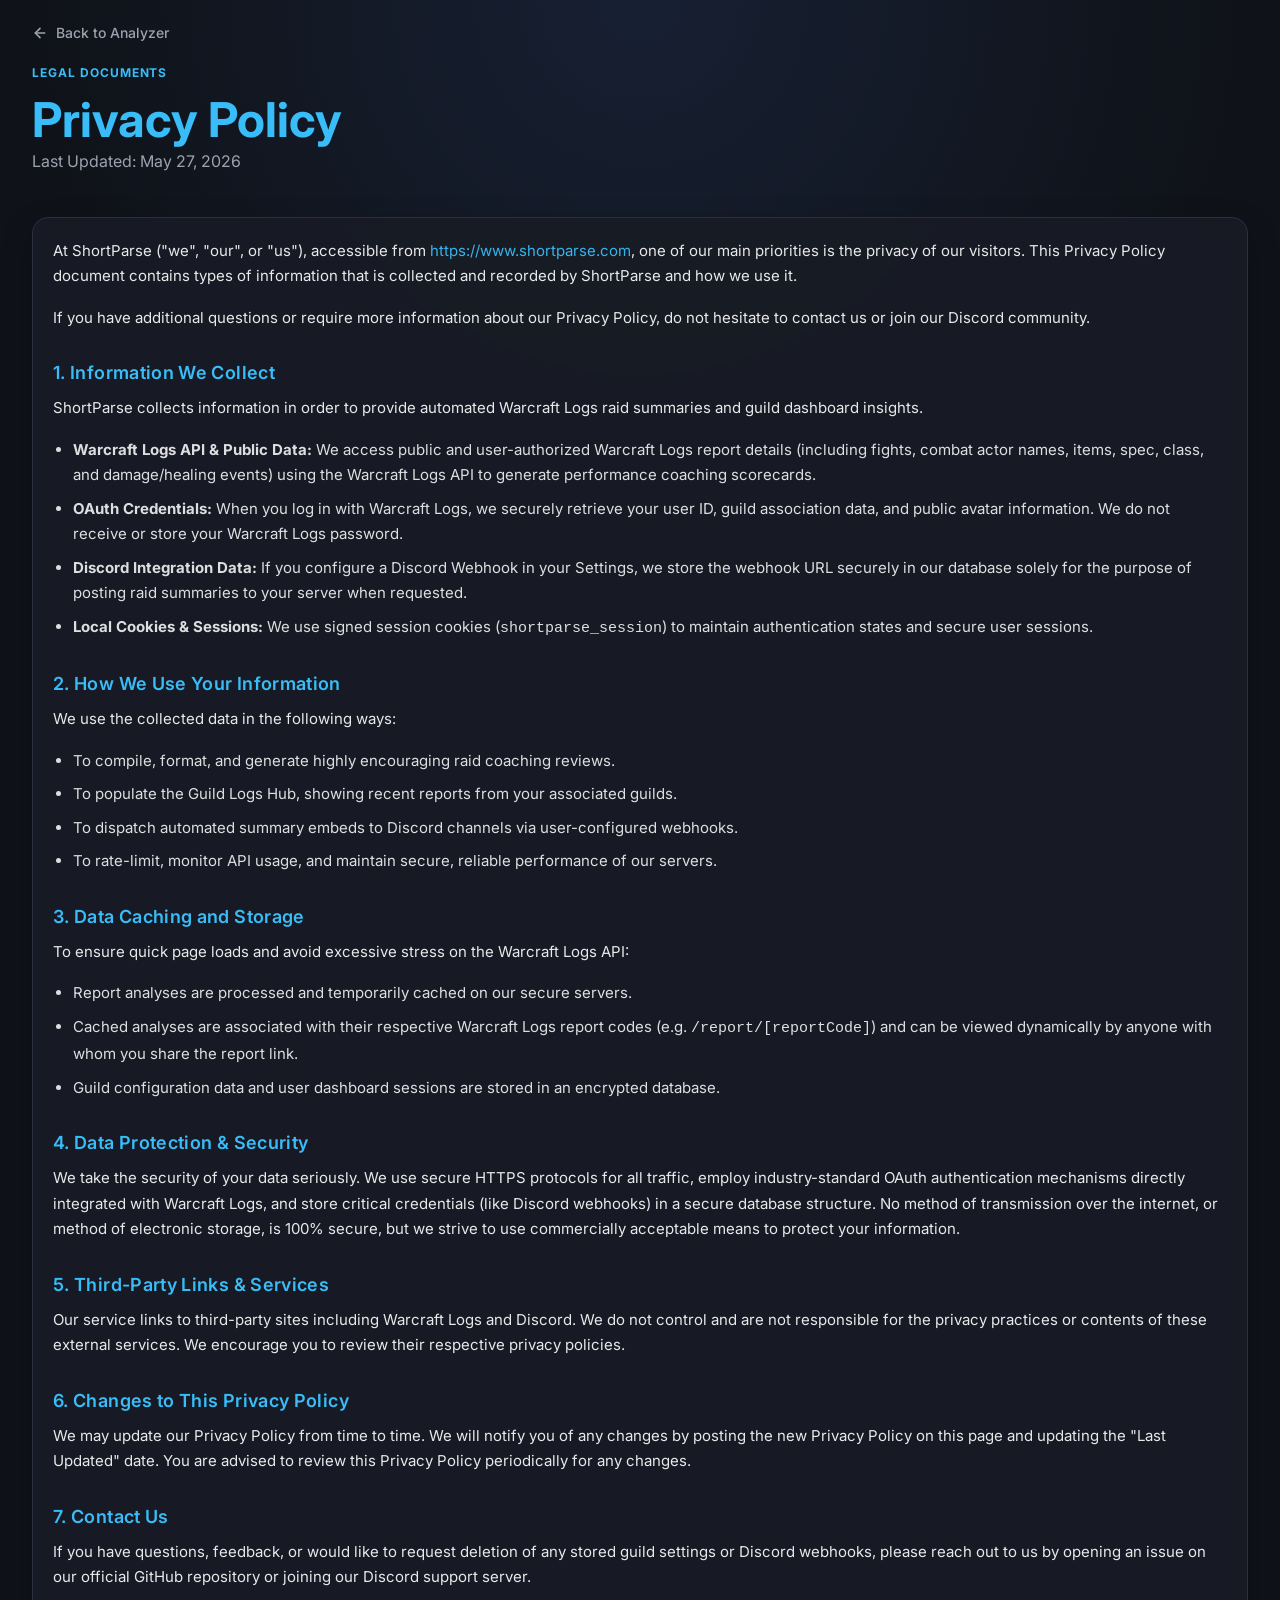
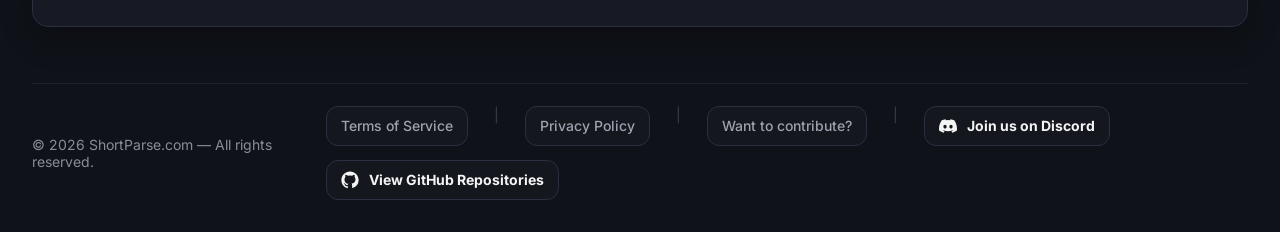
<file: privacy/index.html>
<!DOCTYPE html>
<html lang="en">

<head>
  <meta charset="UTF-8" />
  <title>Privacy Policy - ShortParse</title>
  <meta name="viewport" content="width=device-width, initial-scale=1.0" />
  <meta name="theme-color" content="#0f172a" />
  <link rel="apple-touch-icon" sizes="180x180" href="/images/apple-touch-icon.png">
  <link rel="icon" type="image/png" sizes="32x32" href="/images/favicon-32x32.png">
  <link rel="icon" type="image/png" sizes="16x16" href="/images/favicon-16x16.png">
  <link rel="manifest" href="/images/site.webmanifest">
  <link rel="shortcut icon" href="/images/favicon.ico">
  <link rel="stylesheet" href="/css/styles.css?v=1.0.8" />
  <style>
    .legal-content h3 {
      color: var(--blue);
      margin-top: 32px;
      margin-bottom: 12px;
      font-size: 18px;
      font-weight: 600;
      letter-spacing: 0.02em;
    }
    .legal-content p {
      color: var(--text);
      line-height: 1.7;
      margin-bottom: 16px;
      font-size: 15px;
      opacity: 0.95;
    }
    .legal-content ul {
      margin-bottom: 20px;
      padding-left: 20px;
    }
    .legal-content li {
      color: var(--text);
      line-height: 1.7;
      margin-bottom: 8px;
      font-size: 15px;
      opacity: 0.9;
    }
    .back-home {
      display: inline-flex;
      align-items: center;
      gap: 8px;
      color: var(--muted);
      text-decoration: none;
      font-weight: 500;
      transition: color 0.2s ease;
      margin-bottom: 24px;
      font-size: 14px;
    }
    .back-home:hover {
      color: var(--blue);
    }
    .back-home svg {
      transition: transform 0.2s ease;
    }
    .back-home:hover svg {
      transform: translateX(-4px);
    }
  </style>
</head>

<body>
  <main class="container">
    <a href="/" class="back-home">
      <svg style="width: 16px; height: 16px; transform: rotate(180deg);" viewBox="0 0 24 24" fill="none" stroke="currentColor" stroke-width="2.5" stroke-linecap="round" stroke-linejoin="round">
        <line x1="5" y1="12" x2="19" y2="12"></line>
        <polyline points="12 5 19 12 12 19"></polyline>
      </svg>
      Back to Analyzer
    </a>

    <header class="hero app-header">
      <div>
        <p class="eyebrow">Legal Documents</p>
        <div class="title-row">
          <h1>Privacy Policy</h1>
        </div>
        <p class="subtitle">Last Updated: May 27, 2026</p>
      </div>
    </header>

    <section class="card">
      <div class="legal-content">
        <p>
          At ShortParse ("we", "our", or "us"), accessible from <a href="https://www.shortparse.com" style="color: var(--blue); text-decoration: none;">https://www.shortparse.com</a>, one of our main priorities is the privacy of our visitors. This Privacy Policy document contains types of information that is collected and recorded by ShortParse and how we use it.
        </p>
        <p>
          If you have additional questions or require more information about our Privacy Policy, do not hesitate to contact us or join our Discord community.
        </p>

        <h3>1. Information We Collect</h3>
        <p>
          ShortParse collects information in order to provide automated Warcraft Logs raid summaries and guild dashboard insights.
        </p>
        <ul>
          <li><strong>Warcraft Logs API & Public Data:</strong> We access public and user-authorized Warcraft Logs report details (including fights, combat actor names, items, spec, class, and damage/healing events) using the Warcraft Logs API to generate performance coaching scorecards.</li>
          <li><strong>OAuth Credentials:</strong> When you log in with Warcraft Logs, we securely retrieve your user ID, guild association data, and public avatar information. We do not receive or store your Warcraft Logs password.</li>
          <li><strong>Discord Integration Data:</strong> If you configure a Discord Webhook in your Settings, we store the webhook URL securely in our database solely for the purpose of posting raid summaries to your server when requested.</li>
          <li><strong>Local Cookies & Sessions:</strong> We use signed session cookies (<code>shortparse_session</code>) to maintain authentication states and secure user sessions.</li>
        </ul>

        <h3>2. How We Use Your Information</h3>
        <p>
          We use the collected data in the following ways:
        </p>
        <ul>
          <li>To compile, format, and generate highly encouraging raid coaching reviews.</li>
          <li>To populate the Guild Logs Hub, showing recent reports from your associated guilds.</li>
          <li>To dispatch automated summary embeds to Discord channels via user-configured webhooks.</li>
          <li>To rate-limit, monitor API usage, and maintain secure, reliable performance of our servers.</li>
        </ul>

        <h3>3. Data Caching and Storage</h3>
        <p>
          To ensure quick page loads and avoid excessive stress on the Warcraft Logs API:
        </p>
        <ul>
          <li>Report analyses are processed and temporarily cached on our secure servers.</li>
          <li>Cached analyses are associated with their respective Warcraft Logs report codes (e.g. <code>/report/[reportCode]</code>) and can be viewed dynamically by anyone with whom you share the report link.</li>
          <li>Guild configuration data and user dashboard sessions are stored in an encrypted database.</li>
        </ul>

        <h3>4. Data Protection & Security</h3>
        <p>
          We take the security of your data seriously. We use secure HTTPS protocols for all traffic, employ industry-standard OAuth authentication mechanisms directly integrated with Warcraft Logs, and store critical credentials (like Discord webhooks) in a secure database structure. No method of transmission over the internet, or method of electronic storage, is 100% secure, but we strive to use commercially acceptable means to protect your information.
        </p>

        <h3>5. Third-Party Links & Services</h3>
        <p>
          Our service links to third-party sites including Warcraft Logs and Discord. We do not control and are not responsible for the privacy practices or contents of these external services. We encourage you to review their respective privacy policies.
        </p>

        <h3>6. Changes to This Privacy Policy</h3>
        <p>
          We may update our Privacy Policy from time to time. We will notify you of any changes by posting the new Privacy Policy on this page and updating the "Last Updated" date. You are advised to review this Privacy Policy periodically for any changes.
        </p>

        <h3>7. Contact Us</h3>
        <p>
          If you have questions, feedback, or would like to request deletion of any stored guild settings or Discord webhooks, please reach out to us by opening an issue on our official GitHub repository or joining our Discord support server.
        </p>
      </div>
    </section>
  </main>

  <footer class="site-footer">
    <div class="footer-left"> © 2026 ShortParse.com — All rights reserved. </div>
    <div class="footer-links">
      <a class="footer-link" href="/terms" style="margin-right: 12px; font-weight: 500; color: var(--muted); transition: color 0.2s ease;">Terms of Service</a>
      <span style="opacity: 0.3; margin-right: 12px; color: var(--muted);">|</span>
      <a class="footer-link" href="/privacy" style="margin-right: 12px; font-weight: 500; color: var(--muted); transition: color 0.2s ease;">Privacy Policy</a>
      <span style="opacity: 0.3; margin-right: 12px; color: var(--muted);">|</span>
      <a class="footer-link builder-link" href="/builder" style="margin-right: 12px; font-weight: 500; color: var(--muted); transition: color 0.2s ease;">Want to contribute?</a>
      <span style="opacity: 0.3; margin-right: 12px; color: var(--muted);">|</span>
      <a class="footer-link discord" href="https://discord.gg/G4nzqZsNDh" target="_blank" rel="noopener noreferrer">
        <span class="footer-icon">
          <svg viewBox="0 0 127.14 96.36" fill="currentColor" aria-hidden="true">
            <path
              d="M107.7,8.07A105.15,105.15,0,0,0,81.47,0a72.06,72.06,0,0,0-3.36,6.83A97.68,97.68,0,0,0,49,6.83,72.37,72.37,0,0,0,45.64,0,105.89,105.89,0,0,0,19.39,8.09C2.79,32.65-1.71,56.6.54,80.21h0A105.73,105.73,0,0,0,32.71,96.36a77.7,77.7,0,0,0,6.89-11.2,68.42,68.42,0,0,1-10.84-5.18c.91-.66,1.8-1.34,2.66-2a75.57,75.57,0,0,0,64.32,0c.87.71,1.76,1.39,2.66,2a68.68,68.68,0,0,1-10.86,5.19,77,77,0,0,0,6.89,11.19A105.25,105.25,0,0,0,126.6,80.22h0C129.24,52.84,122.09,29.11,107.7,8.07ZM42.45,65.69C36.18,65.69,31,59.93,31,52.84S36.06,40,42.45,40s11.58,5.81,11.47,12.87S48.84,65.69,42.45,65.69Zm42.24,0c-6.27,0-11.47-5.76-11.47-12.85S78.3,40,84.69,40s11.58,5.81,11.47,12.87S91.08,65.69,84.69,65.69Z" />
          </svg>
        </span>
        <span>Join us on Discord</span>
      </a>
      <a class="footer-link github" href="https://github.com/orgs/ShortParse/repositories" target="_blank"
        rel="noopener noreferrer">
        <span class="footer-icon">
          <svg viewBox="0 0 24 24" fill="currentColor" aria-hidden="true">
            <path
              d="M12 .5C5.65.5.5 5.65.5 12a11.5 11.5 0 0 0 7.86 10.92c.58.1.79-.25.79-.56v-2.17c-3.2.69-3.88-1.54-3.88-1.54a3.05 3.05 0 0 0-1.28-1.68c-1.04-.71.08-.69.08-.69a2.41 2.41 0 0 1 1.76 1.18 2.45 2.45 0 0 0 3.35.95 2.44 2.44 0 0 1 .73-1.53c-2.55-.29-5.23-1.28-5.23-5.71A4.47 4.47 0 0 1 5.87 8a4.15 4.15 0 0 1 .11-2.94s.96-.31 3.14 1.2a10.86 10.86 0 0 1 5.72 0c2.18-1.51 3.14-1.2 3.14-1.2a4.15 4.15 0 0 1 .11 2.94 4.47 4.47 0 0 1 1.18 3.11c0 4.44-2.69 5.41-5.25 5.69a2.73 2.73 0 0 1 .78 2.11v3.13c0 .31.21.67.8.56A11.5 11.5 0 0 0 23.5 12C23.5 5.65 18.35.5 12 .5Z" />
          </svg>
        </span>
        <span>View GitHub Repositories</span>
      </a>
    </div>
  </footer>
</body>

</html>
</file>
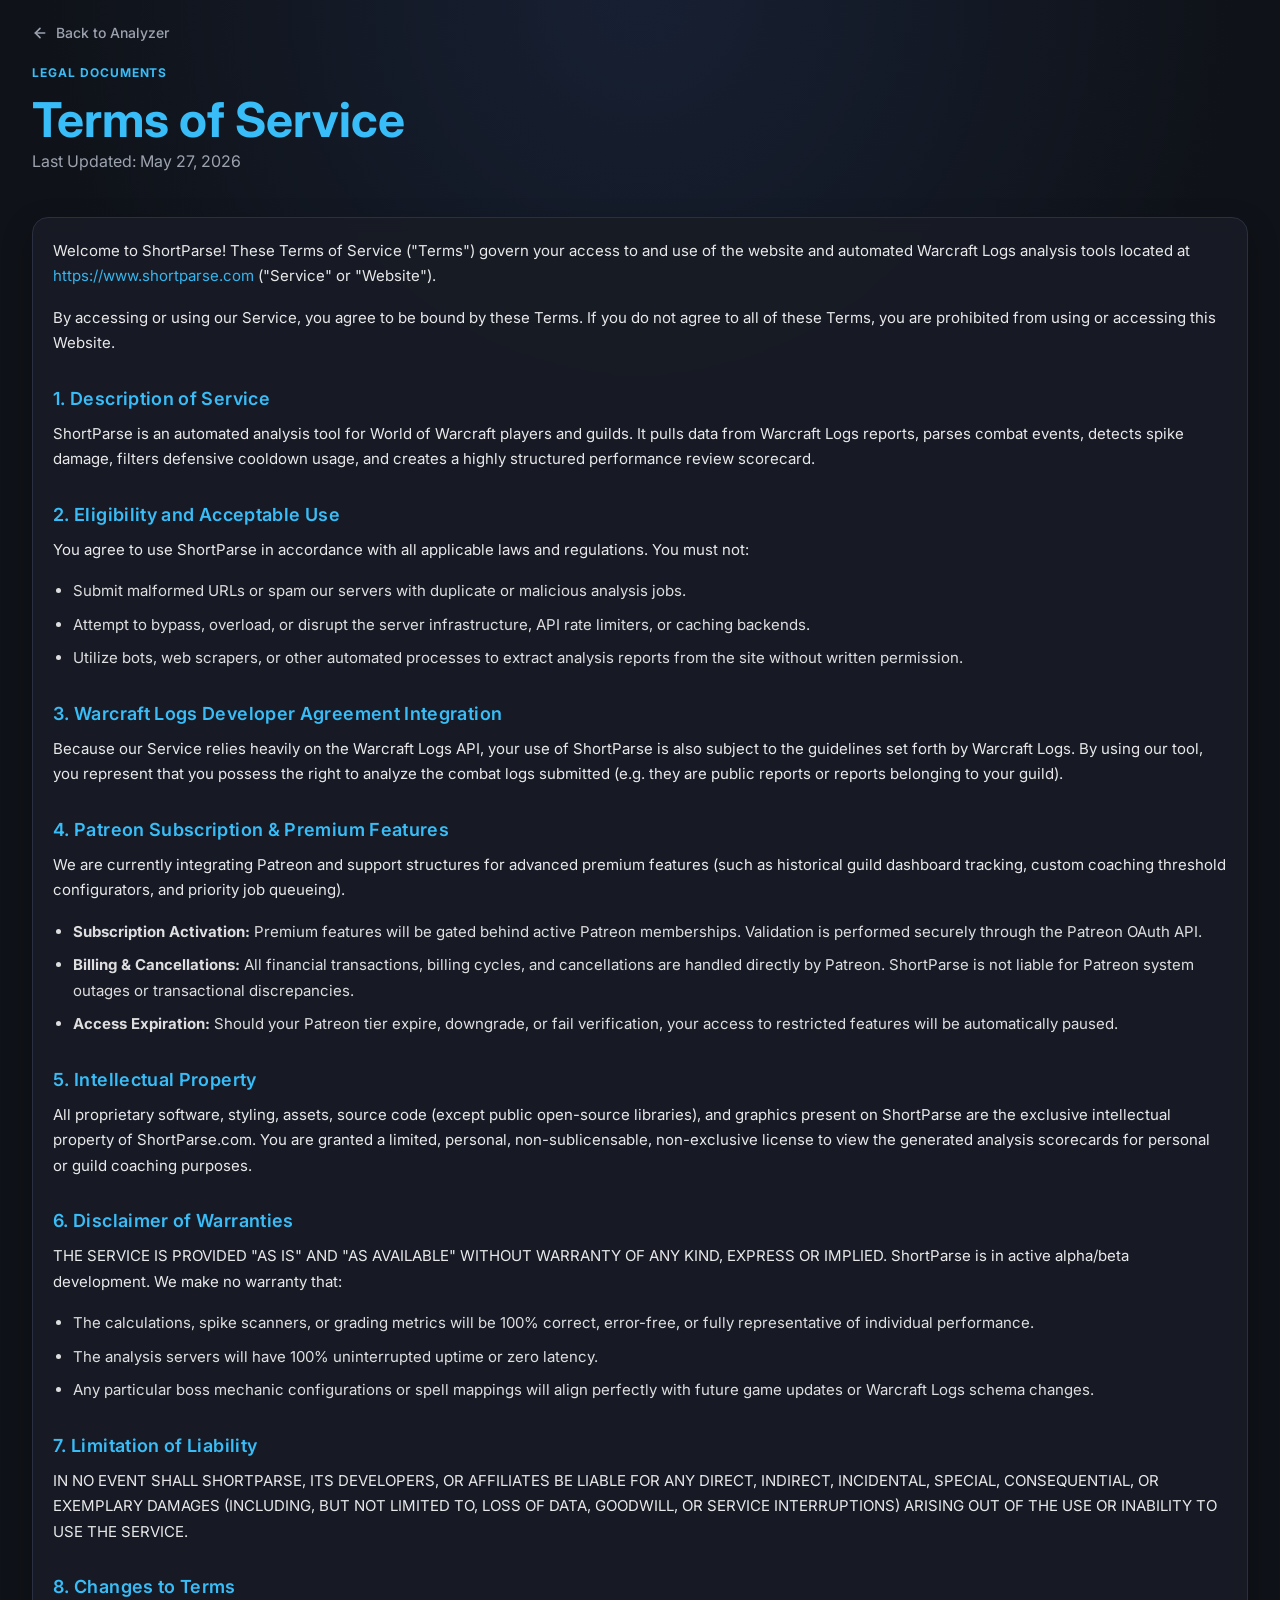
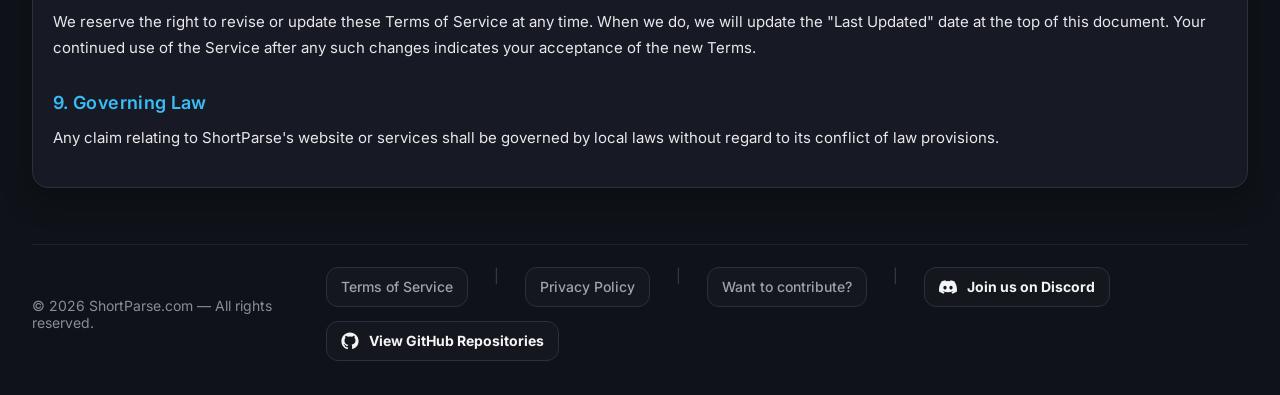
<file: terms/index.html>
<!DOCTYPE html>
<html lang="en">

<head>
  <meta charset="UTF-8" />
  <title>Terms of Service - ShortParse</title>
  <meta name="viewport" content="width=device-width, initial-scale=1.0" />
  <meta name="theme-color" content="#0f172a" />
  <link rel="apple-touch-icon" sizes="180x180" href="/images/apple-touch-icon.png">
  <link rel="icon" type="image/png" sizes="32x32" href="/images/favicon-32x32.png">
  <link rel="icon" type="image/png" sizes="16x16" href="/images/favicon-16x16.png">
  <link rel="manifest" href="/images/site.webmanifest">
  <link rel="shortcut icon" href="/images/favicon.ico">
  <link rel="stylesheet" href="/css/styles.css?v=1.0.8" />
  <style>
    .legal-content h3 {
      color: var(--blue);
      margin-top: 32px;
      margin-bottom: 12px;
      font-size: 18px;
      font-weight: 600;
      letter-spacing: 0.02em;
    }
    .legal-content p {
      color: var(--text);
      line-height: 1.7;
      margin-bottom: 16px;
      font-size: 15px;
      opacity: 0.95;
    }
    .legal-content ul {
      margin-bottom: 20px;
      padding-left: 20px;
    }
    .legal-content li {
      color: var(--text);
      line-height: 1.7;
      margin-bottom: 8px;
      font-size: 15px;
      opacity: 0.9;
    }
    .back-home {
      display: inline-flex;
      align-items: center;
      gap: 8px;
      color: var(--muted);
      text-decoration: none;
      font-weight: 500;
      transition: color 0.2s ease;
      margin-bottom: 24px;
      font-size: 14px;
    }
    .back-home:hover {
      color: var(--blue);
    }
    .back-home svg {
      transition: transform 0.2s ease;
    }
    .back-home:hover svg {
      transform: translateX(-4px);
    }
  </style>
</head>

<body>
  <main class="container">
    <a href="/" class="back-home">
      <svg style="width: 16px; height: 16px; transform: rotate(180deg);" viewBox="0 0 24 24" fill="none" stroke="currentColor" stroke-width="2.5" stroke-linecap="round" stroke-linejoin="round">
        <line x1="5" y1="12" x2="19" y2="12"></line>
        <polyline points="12 5 19 12 12 19"></polyline>
      </svg>
      Back to Analyzer
    </a>

    <header class="hero app-header">
      <div>
        <p class="eyebrow">Legal Documents</p>
        <div class="title-row">
          <h1>Terms of Service</h1>
        </div>
        <p class="subtitle">Last Updated: May 27, 2026</p>
      </div>
    </header>

    <section class="card">
      <div class="legal-content">
        <p>
          Welcome to ShortParse! These Terms of Service ("Terms") govern your access to and use of the website and automated Warcraft Logs analysis tools located at <a href="https://www.shortparse.com" style="color: var(--blue); text-decoration: none;">https://www.shortparse.com</a> ("Service" or "Website").
        </p>
        <p>
          By accessing or using our Service, you agree to be bound by these Terms. If you do not agree to all of these Terms, you are prohibited from using or accessing this Website.
        </p>

        <h3>1. Description of Service</h3>
        <p>
          ShortParse is an automated analysis tool for World of Warcraft players and guilds. It pulls data from Warcraft Logs reports, parses combat events, detects spike damage, filters defensive cooldown usage, and creates a highly structured performance review scorecard.
        </p>

        <h3>2. Eligibility and Acceptable Use</h3>
        <p>
          You agree to use ShortParse in accordance with all applicable laws and regulations. You must not:
        </p>
        <ul>
          <li>Submit malformed URLs or spam our servers with duplicate or malicious analysis jobs.</li>
          <li>Attempt to bypass, overload, or disrupt the server infrastructure, API rate limiters, or caching backends.</li>
          <li>Utilize bots, web scrapers, or other automated processes to extract analysis reports from the site without written permission.</li>
        </ul>

        <h3>3. Warcraft Logs Developer Agreement Integration</h3>
        <p>
          Because our Service relies heavily on the Warcraft Logs API, your use of ShortParse is also subject to the guidelines set forth by Warcraft Logs. By using our tool, you represent that you possess the right to analyze the combat logs submitted (e.g. they are public reports or reports belonging to your guild).
        </p>

        <h3>4. Patreon Subscription & Premium Features</h3>
        <p>
          We are currently integrating Patreon and support structures for advanced premium features (such as historical guild dashboard tracking, custom coaching threshold configurators, and priority job queueing).
        </p>
        <ul>
          <li><strong>Subscription Activation:</strong> Premium features will be gated behind active Patreon memberships. Validation is performed securely through the Patreon OAuth API.</li>
          <li><strong>Billing & Cancellations:</strong> All financial transactions, billing cycles, and cancellations are handled directly by Patreon. ShortParse is not liable for Patreon system outages or transactional discrepancies.</li>
          <li><strong>Access Expiration:</strong> Should your Patreon tier expire, downgrade, or fail verification, your access to restricted features will be automatically paused.</li>
        </ul>

        <h3>5. Intellectual Property</h3>
        <p>
          All proprietary software, styling, assets, source code (except public open-source libraries), and graphics present on ShortParse are the exclusive intellectual property of ShortParse.com. You are granted a limited, personal, non-sublicensable, non-exclusive license to view the generated analysis scorecards for personal or guild coaching purposes.
        </p>

        <h3>6. Disclaimer of Warranties</h3>
        <p>
          THE SERVICE IS PROVIDED "AS IS" AND "AS AVAILABLE" WITHOUT WARRANTY OF ANY KIND, EXPRESS OR IMPLIED. ShortParse is in active alpha/beta development. We make no warranty that:
        </p>
        <ul>
          <li>The calculations, spike scanners, or grading metrics will be 100% correct, error-free, or fully representative of individual performance.</li>
          <li>The analysis servers will have 100% uninterrupted uptime or zero latency.</li>
          <li>Any particular boss mechanic configurations or spell mappings will align perfectly with future game updates or Warcraft Logs schema changes.</li>
        </ul>

        <h3>7. Limitation of Liability</h3>
        <p>
          IN NO EVENT SHALL SHORTPARSE, ITS DEVELOPERS, OR AFFILIATES BE LIABLE FOR ANY DIRECT, INDIRECT, INCIDENTAL, SPECIAL, CONSEQUENTIAL, OR EXEMPLARY DAMAGES (INCLUDING, BUT NOT LIMITED TO, LOSS OF DATA, GOODWILL, OR SERVICE INTERRUPTIONS) ARISING OUT OF THE USE OR INABILITY TO USE THE SERVICE.
        </p>

        <h3>8. Changes to Terms</h3>
        <p>
          We reserve the right to revise or update these Terms of Service at any time. When we do, we will update the "Last Updated" date at the top of this document. Your continued use of the Service after any such changes indicates your acceptance of the new Terms.
        </p>

        <h3>9. Governing Law</h3>
        <p>
          Any claim relating to ShortParse's website or services shall be governed by local laws without regard to its conflict of law provisions.
        </p>
      </div>
    </section>
  </main>

  <footer class="site-footer">
    <div class="footer-left"> © 2026 ShortParse.com — All rights reserved. </div>
    <div class="footer-links">
      <a class="footer-link" href="/terms" style="margin-right: 12px; font-weight: 500; color: var(--muted); transition: color 0.2s ease;">Terms of Service</a>
      <span style="opacity: 0.3; margin-right: 12px; color: var(--muted);">|</span>
      <a class="footer-link" href="/privacy" style="margin-right: 12px; font-weight: 500; color: var(--muted); transition: color 0.2s ease;">Privacy Policy</a>
      <span style="opacity: 0.3; margin-right: 12px; color: var(--muted);">|</span>
      <a class="footer-link builder-link" href="/builder" style="margin-right: 12px; font-weight: 500; color: var(--muted); transition: color 0.2s ease;">Want to contribute?</a>
      <span style="opacity: 0.3; margin-right: 12px; color: var(--muted);">|</span>
      <a class="footer-link discord" href="https://discord.gg/G4nzqZsNDh" target="_blank" rel="noopener noreferrer">
        <span class="footer-icon">
          <svg viewBox="0 0 127.14 96.36" fill="currentColor" aria-hidden="true">
            <path
              d="M107.7,8.07A105.15,105.15,0,0,0,81.47,0a72.06,72.06,0,0,0-3.36,6.83A97.68,97.68,0,0,0,49,6.83,72.37,72.37,0,0,0,45.64,0,105.89,105.89,0,0,0,19.39,8.09C2.79,32.65-1.71,56.6.54,80.21h0A105.73,105.73,0,0,0,32.71,96.36a77.7,77.7,0,0,0,6.89-11.2,68.42,68.42,0,0,1-10.84-5.18c.91-.66,1.8-1.34,2.66-2a75.57,75.57,0,0,0,64.32,0c.87.71,1.76,1.39,2.66,2a68.68,68.68,0,0,1-10.86,5.19,77,77,0,0,0,6.89,11.19A105.25,105.25,0,0,0,126.6,80.22h0C129.24,52.84,122.09,29.11,107.7,8.07ZM42.45,65.69C36.18,65.69,31,59.93,31,52.84S36.06,40,42.45,40s11.58,5.81,11.47,12.87S48.84,65.69,42.45,65.69Zm42.24,0c-6.27,0-11.47-5.76-11.47-12.85S78.3,40,84.69,40s11.58,5.81,11.47,12.87S91.08,65.69,84.69,65.69Z" />
          </svg>
        </span>
        <span>Join us on Discord</span>
      </a>
      <a class="footer-link github" href="https://github.com/orgs/ShortParse/repositories" target="_blank"
        rel="noopener noreferrer">
        <span class="footer-icon">
          <svg viewBox="0 0 24 24" fill="currentColor" aria-hidden="true">
            <path
              d="M12 .5C5.65.5.5 5.65.5 12a11.5 11.5 0 0 0 7.86 10.92c.58.1.79-.25.79-.56v-2.17c-3.2.69-3.88-1.54-3.88-1.54a3.05 3.05 0 0 0-1.28-1.68c-1.04-.71.08-.69.08-.69a2.41 2.41 0 0 1 1.76 1.18 2.45 2.45 0 0 0 3.35.95 2.44 2.44 0 0 1 .73-1.53c-2.55-.29-5.23-1.28-5.23-5.71A4.47 4.47 0 0 1 5.87 8a4.15 4.15 0 0 1 .11-2.94s.96-.31 3.14 1.2a10.86 10.86 0 0 1 5.72 0c2.18-1.51 3.14-1.2 3.14-1.2a4.15 4.15 0 0 1 .11 2.94 4.47 4.47 0 0 1 1.18 3.11c0 4.44-2.69 5.41-5.25 5.69a2.73 2.73 0 0 1 .78 2.11v3.13c0 .31.21.67.8.56A11.5 11.5 0 0 0 23.5 12C23.5 5.65 18.35.5 12 .5Z" />
          </svg>
        </span>
        <span>View GitHub Repositories</span>
      </a>
    </div>
  </footer>
</body>

</html>
</file>
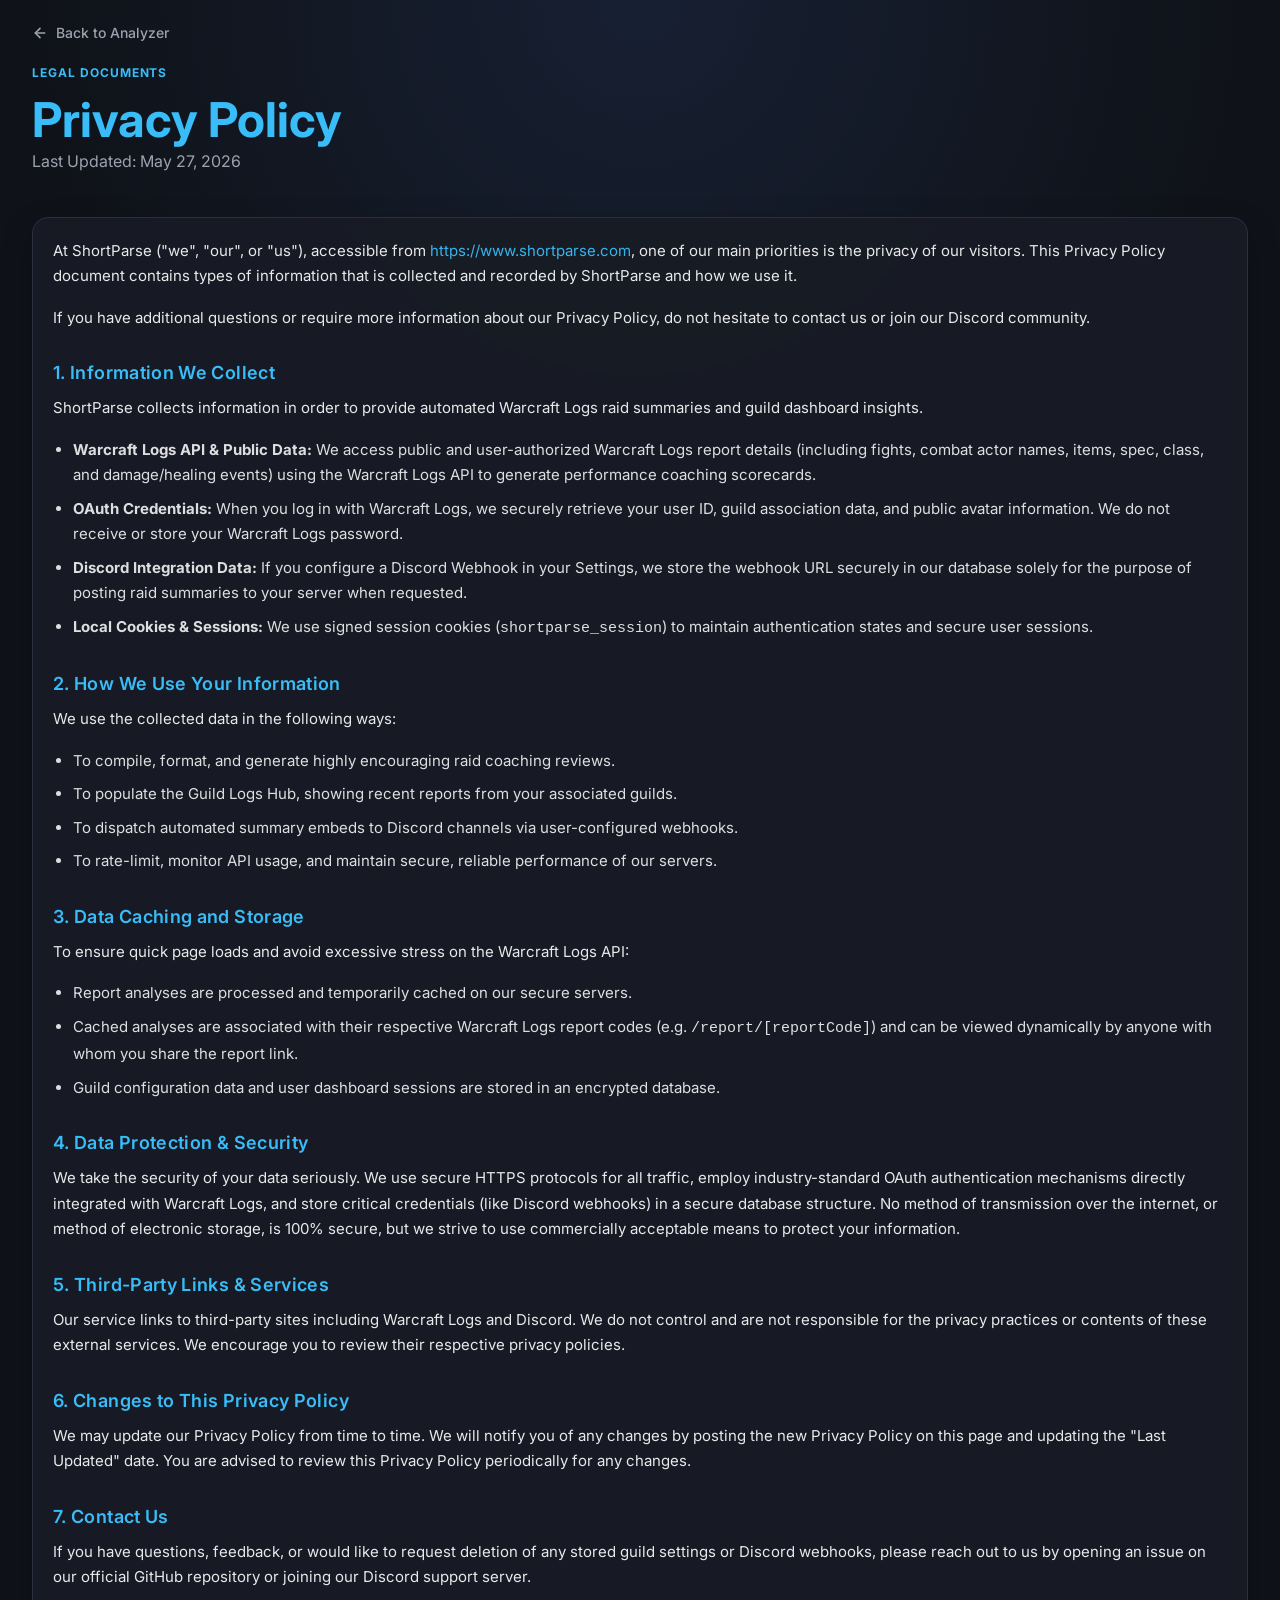
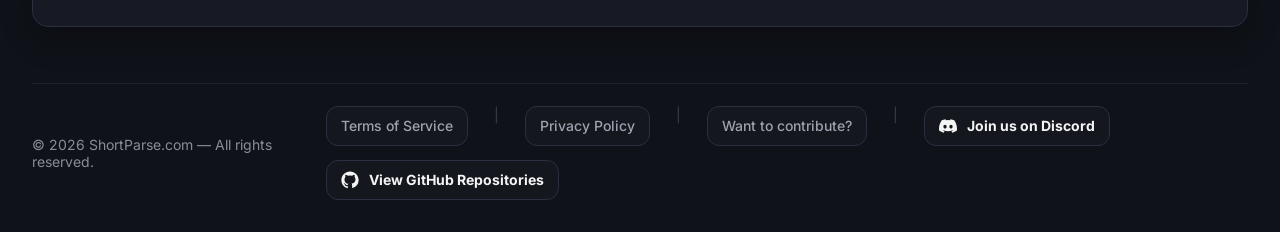
<file: privacy.html>
<!DOCTYPE html>
<html lang="en">

<head>
  <meta charset="UTF-8" />
  <title>Privacy Policy - ShortParse</title>
  <meta name="viewport" content="width=device-width, initial-scale=1.0" />
  <meta name="theme-color" content="#0f172a" />
  <link rel="apple-touch-icon" sizes="180x180" href="/images/apple-touch-icon.png">
  <link rel="icon" type="image/png" sizes="32x32" href="/images/favicon-32x32.png">
  <link rel="icon" type="image/png" sizes="16x16" href="/images/favicon-16x16.png">
  <link rel="manifest" href="/images/site.webmanifest">
  <link rel="shortcut icon" href="/images/favicon.ico">
  <link rel="stylesheet" href="/css/styles.css" />
  <style>
    .legal-content h3 {
      color: var(--blue);
      margin-top: 32px;
      margin-bottom: 12px;
      font-size: 18px;
      font-weight: 600;
      letter-spacing: 0.02em;
    }
    .legal-content p {
      color: var(--text);
      line-height: 1.7;
      margin-bottom: 16px;
      font-size: 15px;
      opacity: 0.95;
    }
    .legal-content ul {
      margin-bottom: 20px;
      padding-left: 20px;
    }
    .legal-content li {
      color: var(--text);
      line-height: 1.7;
      margin-bottom: 8px;
      font-size: 15px;
      opacity: 0.9;
    }
    .back-home {
      display: inline-flex;
      align-items: center;
      gap: 8px;
      color: var(--muted);
      text-decoration: none;
      font-weight: 500;
      transition: color 0.2s ease;
      margin-bottom: 24px;
      font-size: 14px;
    }
    .back-home:hover {
      color: var(--blue);
    }
    .back-home svg {
      transition: transform 0.2s ease;
    }
    .back-home:hover svg {
      transform: translateX(-4px);
    }
  </style>
</head>

<body>
  <main class="container">
    <a href="/" class="back-home">
      <svg style="width: 16px; height: 16px; transform: rotate(180deg);" viewBox="0 0 24 24" fill="none" stroke="currentColor" stroke-width="2.5" stroke-linecap="round" stroke-linejoin="round">
        <line x1="5" y1="12" x2="19" y2="12"></line>
        <polyline points="12 5 19 12 12 19"></polyline>
      </svg>
      Back to Analyzer
    </a>

    <header class="hero app-header">
      <div>
        <p class="eyebrow">Legal Documents</p>
        <div class="title-row">
          <h1>Privacy Policy</h1>
        </div>
        <p class="subtitle">Last Updated: May 27, 2026</p>
      </div>
    </header>

    <section class="card">
      <div class="legal-content">
        <p>
          At ShortParse ("we", "our", or "us"), accessible from <a href="https://www.shortparse.com" style="color: var(--blue); text-decoration: none;">https://www.shortparse.com</a>, one of our main priorities is the privacy of our visitors. This Privacy Policy document contains types of information that is collected and recorded by ShortParse and how we use it.
        </p>
        <p>
          If you have additional questions or require more information about our Privacy Policy, do not hesitate to contact us or join our Discord community.
        </p>

        <h3>1. Information We Collect</h3>
        <p>
          ShortParse collects information in order to provide automated Warcraft Logs raid summaries and guild dashboard insights.
        </p>
        <ul>
          <li><strong>Warcraft Logs API & Public Data:</strong> We access public and user-authorized Warcraft Logs report details (including fights, combat actor names, items, spec, class, and damage/healing events) using the Warcraft Logs API to generate performance coaching scorecards.</li>
          <li><strong>OAuth Credentials:</strong> When you log in with Warcraft Logs, we securely retrieve your user ID, guild association data, and public avatar information. We do not receive or store your Warcraft Logs password.</li>
          <li><strong>Discord Integration Data:</strong> If you configure a Discord Webhook in your Settings, we store the webhook URL securely in our database solely for the purpose of posting raid summaries to your server when requested.</li>
          <li><strong>Local Cookies & Sessions:</strong> We use signed session cookies (<code>shortparse_session</code>) to maintain authentication states and secure user sessions.</li>
        </ul>

        <h3>2. How We Use Your Information</h3>
        <p>
          We use the collected data in the following ways:
        </p>
        <ul>
          <li>To compile, format, and generate highly encouraging raid coaching reviews.</li>
          <li>To populate the Guild Logs Hub, showing recent reports from your associated guilds.</li>
          <li>To dispatch automated summary embeds to Discord channels via user-configured webhooks.</li>
          <li>To rate-limit, monitor API usage, and maintain secure, reliable performance of our servers.</li>
        </ul>

        <h3>3. Data Caching and Storage</h3>
        <p>
          To ensure quick page loads and avoid excessive stress on the Warcraft Logs API:
        </p>
        <ul>
          <li>Report analyses are processed and temporarily cached on our secure servers.</li>
          <li>Cached analyses are associated with their respective Warcraft Logs report codes (e.g. <code>/report/[reportCode]</code>) and can be viewed dynamically by anyone with whom you share the report link.</li>
          <li>Guild configuration data and user dashboard sessions are stored in an encrypted database.</li>
        </ul>

        <h3>4. Data Protection & Security</h3>
        <p>
          We take the security of your data seriously. We use secure HTTPS protocols for all traffic, employ industry-standard OAuth authentication mechanisms directly integrated with Warcraft Logs, and store critical credentials (like Discord webhooks) in a secure database structure. No method of transmission over the internet, or method of electronic storage, is 100% secure, but we strive to use commercially acceptable means to protect your information.
        </p>

        <h3>5. Third-Party Links & Services</h3>
        <p>
          Our service links to third-party sites including Warcraft Logs and Discord. We do not control and are not responsible for the privacy practices or contents of these external services. We encourage you to review their respective privacy policies.
        </p>

        <h3>6. Changes to This Privacy Policy</h3>
        <p>
          We may update our Privacy Policy from time to time. We will notify you of any changes by posting the new Privacy Policy on this page and updating the "Last Updated" date. You are advised to review this Privacy Policy periodically for any changes.
        </p>

        <h3>7. Contact Us</h3>
        <p>
          If you have questions, feedback, or would like to request deletion of any stored guild settings or Discord webhooks, please reach out to us by opening an issue on our official GitHub repository or joining our Discord support server.
        </p>
      </div>
    </section>
  </main>

  <footer class="site-footer">
    <div class="footer-left"> © 2026 ShortParse.com — All rights reserved. </div>
    <div class="footer-links">
      <a class="footer-link" href="/terms" style="margin-right: 12px; font-weight: 500; color: var(--muted); transition: color 0.2s ease;">Terms of Service</a>
      <span style="opacity: 0.3; margin-right: 12px; color: var(--muted);">|</span>
      <a class="footer-link" href="/privacy" style="margin-right: 12px; font-weight: 500; color: var(--muted); transition: color 0.2s ease;">Privacy Policy</a>
      <span style="opacity: 0.3; margin-right: 12px; color: var(--muted);">|</span>
      <a class="footer-link builder-link" href="/builder" style="margin-right: 12px; font-weight: 500; color: var(--muted); transition: color 0.2s ease;">Want to contribute?</a>
      <span style="opacity: 0.3; margin-right: 12px; color: var(--muted);">|</span>
      <a class="footer-link discord" href="https://discord.gg/G4nzqZsNDh" target="_blank" rel="noopener noreferrer">
        <span class="footer-icon">
          <svg viewBox="0 0 127.14 96.36" fill="currentColor" aria-hidden="true">
            <path
              d="M107.7,8.07A105.15,105.15,0,0,0,81.47,0a72.06,72.06,0,0,0-3.36,6.83A97.68,97.68,0,0,0,49,6.83,72.37,72.37,0,0,0,45.64,0,105.89,105.89,0,0,0,19.39,8.09C2.79,32.65-1.71,56.6.54,80.21h0A105.73,105.73,0,0,0,32.71,96.36a77.7,77.7,0,0,0,6.89-11.2,68.42,68.42,0,0,1-10.84-5.18c.91-.66,1.8-1.34,2.66-2a75.57,75.57,0,0,0,64.32,0c.87.71,1.76,1.39,2.66,2a68.68,68.68,0,0,1-10.86,5.19,77,77,0,0,0,6.89,11.19A105.25,105.25,0,0,0,126.6,80.22h0C129.24,52.84,122.09,29.11,107.7,8.07ZM42.45,65.69C36.18,65.69,31,59.93,31,52.84S36.06,40,42.45,40s11.58,5.81,11.47,12.87S48.84,65.69,42.45,65.69Zm42.24,0c-6.27,0-11.47-5.76-11.47-12.85S78.3,40,84.69,40s11.58,5.81,11.47,12.87S91.08,65.69,84.69,65.69Z" />
          </svg>
        </span>
        <span>Join us on Discord</span>
      </a>
      <a class="footer-link github" href="https://github.com/orgs/ShortParse/repositories" target="_blank"
        rel="noopener noreferrer">
        <span class="footer-icon">
          <svg viewBox="0 0 24 24" fill="currentColor" aria-hidden="true">
            <path
              d="M12 .5C5.65.5.5 5.65.5 12a11.5 11.5 0 0 0 7.86 10.92c.58.1.79-.25.79-.56v-2.17c-3.2.69-3.88-1.54-3.88-1.54a3.05 3.05 0 0 0-1.28-1.68c-1.04-.71.08-.69.08-.69a2.41 2.41 0 0 1 1.76 1.18 2.45 2.45 0 0 0 3.35.95 2.44 2.44 0 0 1 .73-1.53c-2.55-.29-5.23-1.28-5.23-5.71A4.47 4.47 0 0 1 5.87 8a4.15 4.15 0 0 1 .11-2.94s.96-.31 3.14 1.2a10.86 10.86 0 0 1 5.72 0c2.18-1.51 3.14-1.2 3.14-1.2a4.15 4.15 0 0 1 .11 2.94 4.47 4.47 0 0 1 1.18 3.11c0 4.44-2.69 5.41-5.25 5.69a2.73 2.73 0 0 1 .78 2.11v3.13c0 .31.21.67.8.56A11.5 11.5 0 0 0 23.5 12C23.5 5.65 18.35.5 12 .5Z" />
          </svg>
        </span>
        <span>View GitHub Repositories</span>
      </a>
    </div>
  </footer>
</body>

</html>
</file>
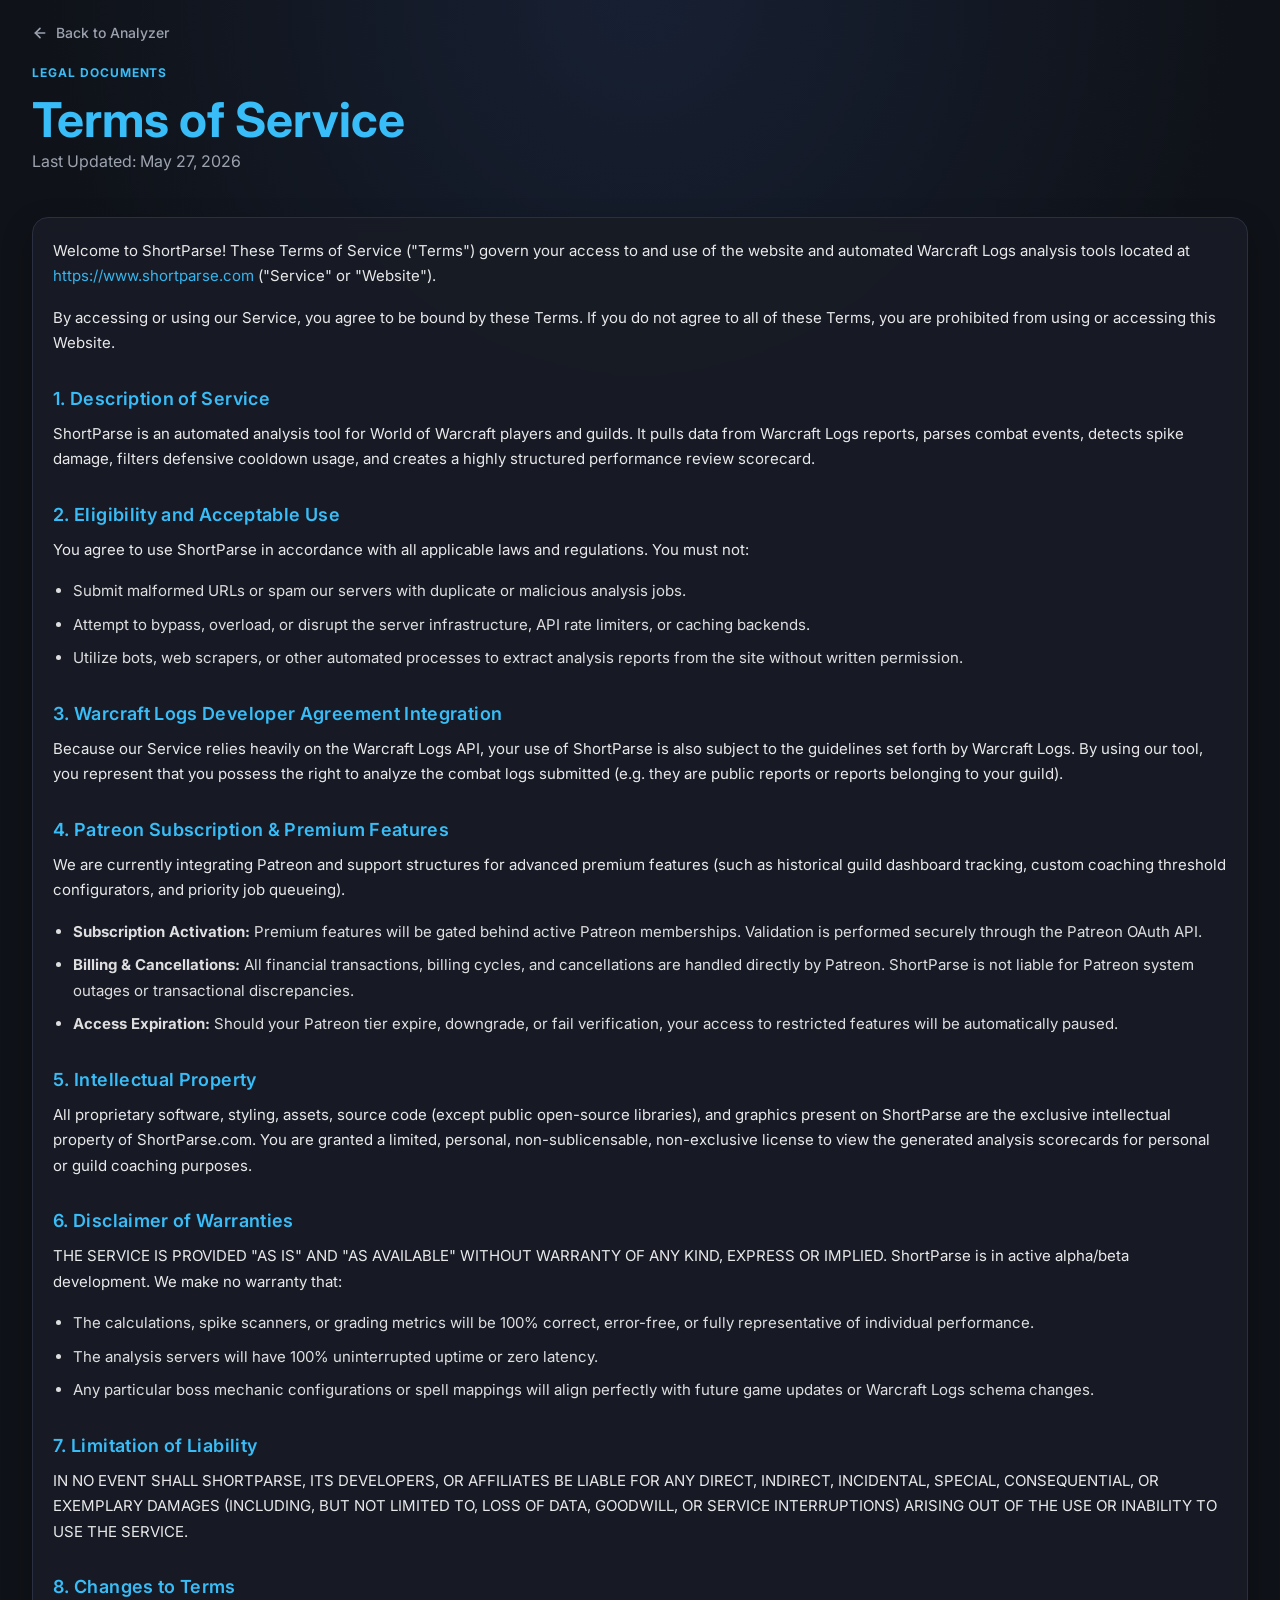
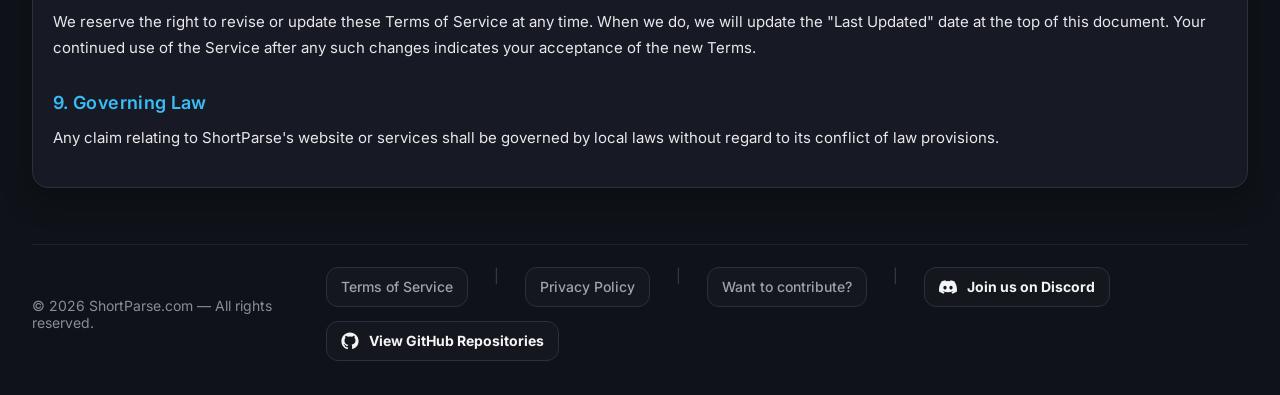
<file: terms.html>
<!DOCTYPE html>
<html lang="en">

<head>
  <meta charset="UTF-8" />
  <title>Terms of Service - ShortParse</title>
  <meta name="viewport" content="width=device-width, initial-scale=1.0" />
  <meta name="theme-color" content="#0f172a" />
  <link rel="apple-touch-icon" sizes="180x180" href="/images/apple-touch-icon.png">
  <link rel="icon" type="image/png" sizes="32x32" href="/images/favicon-32x32.png">
  <link rel="icon" type="image/png" sizes="16x16" href="/images/favicon-16x16.png">
  <link rel="manifest" href="/images/site.webmanifest">
  <link rel="shortcut icon" href="/images/favicon.ico">
  <link rel="stylesheet" href="/css/styles.css" />
  <style>
    .legal-content h3 {
      color: var(--blue);
      margin-top: 32px;
      margin-bottom: 12px;
      font-size: 18px;
      font-weight: 600;
      letter-spacing: 0.02em;
    }
    .legal-content p {
      color: var(--text);
      line-height: 1.7;
      margin-bottom: 16px;
      font-size: 15px;
      opacity: 0.95;
    }
    .legal-content ul {
      margin-bottom: 20px;
      padding-left: 20px;
    }
    .legal-content li {
      color: var(--text);
      line-height: 1.7;
      margin-bottom: 8px;
      font-size: 15px;
      opacity: 0.9;
    }
    .back-home {
      display: inline-flex;
      align-items: center;
      gap: 8px;
      color: var(--muted);
      text-decoration: none;
      font-weight: 500;
      transition: color 0.2s ease;
      margin-bottom: 24px;
      font-size: 14px;
    }
    .back-home:hover {
      color: var(--blue);
    }
    .back-home svg {
      transition: transform 0.2s ease;
    }
    .back-home:hover svg {
      transform: translateX(-4px);
    }
  </style>
</head>

<body>
  <main class="container">
    <a href="/" class="back-home">
      <svg style="width: 16px; height: 16px; transform: rotate(180deg);" viewBox="0 0 24 24" fill="none" stroke="currentColor" stroke-width="2.5" stroke-linecap="round" stroke-linejoin="round">
        <line x1="5" y1="12" x2="19" y2="12"></line>
        <polyline points="12 5 19 12 12 19"></polyline>
      </svg>
      Back to Analyzer
    </a>

    <header class="hero app-header">
      <div>
        <p class="eyebrow">Legal Documents</p>
        <div class="title-row">
          <h1>Terms of Service</h1>
        </div>
        <p class="subtitle">Last Updated: May 27, 2026</p>
      </div>
    </header>

    <section class="card">
      <div class="legal-content">
        <p>
          Welcome to ShortParse! These Terms of Service ("Terms") govern your access to and use of the website and automated Warcraft Logs analysis tools located at <a href="https://www.shortparse.com" style="color: var(--blue); text-decoration: none;">https://www.shortparse.com</a> ("Service" or "Website").
        </p>
        <p>
          By accessing or using our Service, you agree to be bound by these Terms. If you do not agree to all of these Terms, you are prohibited from using or accessing this Website.
        </p>

        <h3>1. Description of Service</h3>
        <p>
          ShortParse is an automated analysis tool for World of Warcraft players and guilds. It pulls data from Warcraft Logs reports, parses combat events, detects spike damage, filters defensive cooldown usage, and creates a highly structured performance review scorecard.
        </p>

        <h3>2. Eligibility and Acceptable Use</h3>
        <p>
          You agree to use ShortParse in accordance with all applicable laws and regulations. You must not:
        </p>
        <ul>
          <li>Submit malformed URLs or spam our servers with duplicate or malicious analysis jobs.</li>
          <li>Attempt to bypass, overload, or disrupt the server infrastructure, API rate limiters, or caching backends.</li>
          <li>Utilize bots, web scrapers, or other automated processes to extract analysis reports from the site without written permission.</li>
        </ul>

        <h3>3. Warcraft Logs Developer Agreement Integration</h3>
        <p>
          Because our Service relies heavily on the Warcraft Logs API, your use of ShortParse is also subject to the guidelines set forth by Warcraft Logs. By using our tool, you represent that you possess the right to analyze the combat logs submitted (e.g. they are public reports or reports belonging to your guild).
        </p>

        <h3>4. Patreon Subscription & Premium Features</h3>
        <p>
          We are currently integrating Patreon and support structures for advanced premium features (such as historical guild dashboard tracking, custom coaching threshold configurators, and priority job queueing).
        </p>
        <ul>
          <li><strong>Subscription Activation:</strong> Premium features will be gated behind active Patreon memberships. Validation is performed securely through the Patreon OAuth API.</li>
          <li><strong>Billing & Cancellations:</strong> All financial transactions, billing cycles, and cancellations are handled directly by Patreon. ShortParse is not liable for Patreon system outages or transactional discrepancies.</li>
          <li><strong>Access Expiration:</strong> Should your Patreon tier expire, downgrade, or fail verification, your access to restricted features will be automatically paused.</li>
        </ul>

        <h3>5. Intellectual Property</h3>
        <p>
          All proprietary software, styling, assets, source code (except public open-source libraries), and graphics present on ShortParse are the exclusive intellectual property of ShortParse.com. You are granted a limited, personal, non-sublicensable, non-exclusive license to view the generated analysis scorecards for personal or guild coaching purposes.
        </p>

        <h3>6. Disclaimer of Warranties</h3>
        <p>
          THE SERVICE IS PROVIDED "AS IS" AND "AS AVAILABLE" WITHOUT WARRANTY OF ANY KIND, EXPRESS OR IMPLIED. ShortParse is in active alpha/beta development. We make no warranty that:
        </p>
        <ul>
          <li>The calculations, spike scanners, or grading metrics will be 100% correct, error-free, or fully representative of individual performance.</li>
          <li>The analysis servers will have 100% uninterrupted uptime or zero latency.</li>
          <li>Any particular boss mechanic configurations or spell mappings will align perfectly with future game updates or Warcraft Logs schema changes.</li>
        </ul>

        <h3>7. Limitation of Liability</h3>
        <p>
          IN NO EVENT SHALL SHORTPARSE, ITS DEVELOPERS, OR AFFILIATES BE LIABLE FOR ANY DIRECT, INDIRECT, INCIDENTAL, SPECIAL, CONSEQUENTIAL, OR EXEMPLARY DAMAGES (INCLUDING, BUT NOT LIMITED TO, LOSS OF DATA, GOODWILL, OR SERVICE INTERRUPTIONS) ARISING OUT OF THE USE OR INABILITY TO USE THE SERVICE.
        </p>

        <h3>8. Changes to Terms</h3>
        <p>
          We reserve the right to revise or update these Terms of Service at any time. When we do, we will update the "Last Updated" date at the top of this document. Your continued use of the Service after any such changes indicates your acceptance of the new Terms.
        </p>

        <h3>9. Governing Law</h3>
        <p>
          Any claim relating to ShortParse's website or services shall be governed by local laws without regard to its conflict of law provisions.
        </p>
      </div>
    </section>
  </main>

  <footer class="site-footer">
    <div class="footer-left"> © 2026 ShortParse.com — All rights reserved. </div>
    <div class="footer-links">
      <a class="footer-link" href="/terms" style="margin-right: 12px; font-weight: 500; color: var(--muted); transition: color 0.2s ease;">Terms of Service</a>
      <span style="opacity: 0.3; margin-right: 12px; color: var(--muted);">|</span>
      <a class="footer-link" href="/privacy" style="margin-right: 12px; font-weight: 500; color: var(--muted); transition: color 0.2s ease;">Privacy Policy</a>
      <span style="opacity: 0.3; margin-right: 12px; color: var(--muted);">|</span>
      <a class="footer-link builder-link" href="/builder" style="margin-right: 12px; font-weight: 500; color: var(--muted); transition: color 0.2s ease;">Want to contribute?</a>
      <span style="opacity: 0.3; margin-right: 12px; color: var(--muted);">|</span>
      <a class="footer-link discord" href="https://discord.gg/G4nzqZsNDh" target="_blank" rel="noopener noreferrer">
        <span class="footer-icon">
          <svg viewBox="0 0 127.14 96.36" fill="currentColor" aria-hidden="true">
            <path
              d="M107.7,8.07A105.15,105.15,0,0,0,81.47,0a72.06,72.06,0,0,0-3.36,6.83A97.68,97.68,0,0,0,49,6.83,72.37,72.37,0,0,0,45.64,0,105.89,105.89,0,0,0,19.39,8.09C2.79,32.65-1.71,56.6.54,80.21h0A105.73,105.73,0,0,0,32.71,96.36a77.7,77.7,0,0,0,6.89-11.2,68.42,68.42,0,0,1-10.84-5.18c.91-.66,1.8-1.34,2.66-2a75.57,75.57,0,0,0,64.32,0c.87.71,1.76,1.39,2.66,2a68.68,68.68,0,0,1-10.86,5.19,77,77,0,0,0,6.89,11.19A105.25,105.25,0,0,0,126.6,80.22h0C129.24,52.84,122.09,29.11,107.7,8.07ZM42.45,65.69C36.18,65.69,31,59.93,31,52.84S36.06,40,42.45,40s11.58,5.81,11.47,12.87S48.84,65.69,42.45,65.69Zm42.24,0c-6.27,0-11.47-5.76-11.47-12.85S78.3,40,84.69,40s11.58,5.81,11.47,12.87S91.08,65.69,84.69,65.69Z" />
          </svg>
        </span>
        <span>Join us on Discord</span>
      </a>
      <a class="footer-link github" href="https://github.com/orgs/ShortParse/repositories" target="_blank"
        rel="noopener noreferrer">
        <span class="footer-icon">
          <svg viewBox="0 0 24 24" fill="currentColor" aria-hidden="true">
            <path
              d="M12 .5C5.65.5.5 5.65.5 12a11.5 11.5 0 0 0 7.86 10.92c.58.1.79-.25.79-.56v-2.17c-3.2.69-3.88-1.54-3.88-1.54a3.05 3.05 0 0 0-1.28-1.68c-1.04-.71.08-.69.08-.69a2.41 2.41 0 0 1 1.76 1.18 2.45 2.45 0 0 0 3.35.95 2.44 2.44 0 0 1 .73-1.53c-2.55-.29-5.23-1.28-5.23-5.71A4.47 4.47 0 0 1 5.87 8a4.15 4.15 0 0 1 .11-2.94s.96-.31 3.14 1.2a10.86 10.86 0 0 1 5.72 0c2.18-1.51 3.14-1.2 3.14-1.2a4.15 4.15 0 0 1 .11 2.94 4.47 4.47 0 0 1 1.18 3.11c0 4.44-2.69 5.41-5.25 5.69a2.73 2.73 0 0 1 .78 2.11v3.13c0 .31.21.67.8.56A11.5 11.5 0 0 0 23.5 12C23.5 5.65 18.35.5 12 .5Z" />
          </svg>
        </span>
        <span>View GitHub Repositories</span>
      </a>
    </div>
  </footer>
</body>

</html>
</file>
<file: css/styles.css>
@import url('https://fonts.googleapis.com/css2?family=Inter:wght@300;400;500;600;700;800&family=Outfit:wght@400;500;600;700;800;900&display=swap');

:root {
	--bg: #0f1218;
	--bg-top: #172033;

	--panel: rgba(24, 28, 37, 0.96);
	--panel-2: #10141d;

	--border: #2a3040;

	--text: #f4f4f5;
	--muted: #9ca3af;

	--blue: #38bdf8;
	--blue-hover: #67d0fa;

	--yellow: #facc15;
	--orange: #fb923c;
	--green: #4ade80;
	--red: #fb7185;
	--primary: #4f46e5;

	--shadow:
		0 12px 30px rgba(0, 0, 0, 0.25);

	--radius: 16px;
}

/* Inline SVG Icon System */
.inline-icon {
	width: 1.1em;
	height: 1.1em;
	vertical-align: -0.15em;
	display: inline-block;
	stroke: currentColor;
	fill: none;
	stroke-width: 2.25;
	stroke-linecap: round;
	stroke-linejoin: round;
	margin-right: 8px;
	flex-shrink: 0;
}

.inline-icon-no-margin {
	margin-right: 0;
}

/* Custom Scrollbars */
@supports not selector(::-webkit-scrollbar) {
	* {
		scrollbar-width: thin;
		scrollbar-color: rgba(255, 255, 255, 0.08) rgba(0, 0, 0, 0.15);
	}
}

::-webkit-scrollbar {
	width: 10px;
	height: 10px;
}

::-webkit-scrollbar-button {
	display: none;
	width: 0;
	height: 0;
}

::-webkit-scrollbar-track {
	background: rgba(0, 0, 0, 0.1);
	border: 2.5px solid transparent;
	background-clip: padding-box;
	border-radius: 5px;
}

::-webkit-scrollbar-thumb {
	background: rgba(255, 255, 255, 0.08);
	border: 2.5px solid transparent;
	background-clip: padding-box;
	border-radius: 5px;
	transition: background 0.2s ease;
}

::-webkit-scrollbar-thumb:hover {
	background: rgba(255, 255, 255, 0.18);
	border: 2.5px solid transparent;
	background-clip: padding-box;
}


.app-header {
	display: flex;
	justify-content: space-between;
	align-items: flex-start;
	gap: 24px;
}

.header-actions {
	display: flex;
	gap: 12px;
	align-items: center;
	margin-top: 0;
}

.header-actions button {
	padding: 9px 15px;
	font-size: 12.5px;
	border-radius: 8px;
}

.tab-bar {
	display: flex;
	flex-wrap: wrap;
	gap: 10px;
	margin-bottom: 20px;
	border-bottom: 1px solid var(--border);
	padding-bottom: 14px;
}

.tab-button {
	background: #111722;
	color: var(--muted);
	border: 1px solid var(--border);
	padding: 10px 14px;
}

.tab-button:hover {
	color: var(--text);
	border-color: var(--blue);
	background: #162235;
}

.tab-coach-button:hover {
	background: rgba(99, 102, 241, 0.25) !important;
	border-color: rgba(99, 102, 241, 0.6) !important;
	color: white !important;
	box-shadow: 0 0 12px rgba(99, 102, 241, 0.2);
}

.tab-button.active {
	background: var(--blue);
	color: #081018;
	border-color: var(--blue);
}

.tab-panel-title {
	margin-bottom: 6px;
}

.tab-panel-description {
	color: var(--muted);
	margin-bottom: 18px;
}

@media (max-width: 900px) {
	.app-header {
		flex-direction: column;
	}

	.header-actions {
		margin-top: 0;
		width: 100%;
		flex-direction: column;
	}

	.header-actions button {
		width: 100%;
	}
}

/* =========================
   BETA TAG
========================= */
.beta-badge {
	display: inline-flex;
	align-items: center;

	padding: 4px 10px;

	border: 1px solid rgba(56, 189, 248, 0.35);

	border-radius: 999px;

	background: rgba(56, 189, 248, 0.08);

	color: var(--blue);

	font-size: 12px;
	font-weight: 800;
	letter-spacing: 0.08em;

	text-transform: uppercase;

	vertical-align: middle;
}

.title-row {
	display: flex;
	align-items: center;
	gap: 14px;
	flex-wrap: wrap;
}

.title-row h1 {
	margin-bottom: 0;
}

/* =========================
   Base
========================= */

* {
	box-sizing: border-box;
}

html {
	scroll-behavior: smooth;
}

body {
	margin: 0;

	min-height: 100vh;

	background:
		radial-gradient(
			circle at top,
			var(--bg-top) 0%,
			var(--bg) 55%
		);

	background-color: var(--bg);

	background-attachment: fixed;

	color: var(--text);

	font-family:
		Inter,
		Arial,
		sans-serif;

	padding: 40px;
}

.container {
	width: 100%;
	max-width: 1400px;
	margin: auto;
}

/* =========================
   Typography
========================= */

h1,
h2,
h3,
h4,
p {
	margin-top: 0;
}

h1 {
	font-size: 48px;
	margin-bottom: 8px;
	color: var(--blue);
}

h2 {
	font-size: 24px;
	margin-bottom: 6px;
}

.subtitle {
	color: var(--muted);
	max-width: 800px;
	line-height: 1.6;
}

.eyebrow {
	color: var(--blue);
	text-transform: uppercase;
	letter-spacing: 0.08em;
	font-size: 12px;
	font-weight: 700;
	margin-bottom: 10px;
}

.section-description {
	color: var(--muted);
	margin-bottom: 0;
	line-height: 1.5;
}

.status {
	color: var(--yellow);
	font-weight: bold;
	font-size: 15px;
}

/* =========================
   Hero
========================= */

.hero {
	margin-bottom: 26px;
}

/* =========================
   Cards
========================= */

.card {
	background: var(--panel);

	border: 1px solid var(--border);

	border-radius: var(--radius);

	padding: 24px;

	margin-bottom: 20px;

	box-shadow: var(--shadow);

	backdrop-filter: blur(8px);
}

.section-header {
	display: flex;
	justify-content: space-between;
	align-items: flex-start;
	gap: 16px;

	margin-bottom: 18px;
}

/* =========================
   Inputs
========================= */

.input-row {
	display: flex;
	gap: 14px;
}

input {
	width: 100%;

	padding: 15px;

	border-radius: 12px;

	border: 1px solid #3b4255;

	background: #0b0f17;

	color: white;

	font-size: 16px;

	outline: none;

	transition:
		border-color 0.15s ease,
		box-shadow 0.15s ease;
}

input:focus {
	border-color: var(--blue);

	box-shadow:
		0 0 0 3px rgba(56, 189, 248, 0.15);
}

button {
	border: 0;

	border-radius: 12px;

	background: var(--blue);

	color: #081018;

	padding: 14px 22px;

	font-weight: 700;

	cursor: pointer;

	transition:
		transform 0.12s ease,
		background 0.12s ease;
}

button:hover {
	background: var(--blue-hover);
	transform: translateY(-1px);
}

button:disabled {
	opacity: 0.55;
	cursor: not-allowed;
	transform: none;
}

/* =========================
   Boss Tiles
========================= */

.encounter-nav-wrapper {
	display: flex;
	align-items: center;
	gap: 12px;
}

.encounter-nav {
	display: flex;
	align-items: center;
	gap: 12px;

	flex: 1;
	min-width: 0;

	overflow-x: auto;
	overflow-y: hidden;

	scrollbar-width: none;

	white-space: nowrap;
}

.encounter-nav::-webkit-scrollbar {
	display: none;
}

.encounter-nav-button {
	flex: 0 0 auto;

	min-width: 184px;
	height: 58px;

	padding: 8px 18px;

	display: flex;
	flex-direction: column;
	align-items: center;
	justify-content: center;
	gap: 3px;

	background: var(--panel-2);

	border: 1px solid var(--border);

	border-radius: 12px;

	color: var(--text);

	white-space: nowrap;

	transition:
		border-color 0.12s ease,
		background 0.12s ease,
		box-shadow 0.12s ease,
		transform 0.12s ease;
}

.encounter-nav-button:hover {
	border-color: var(--blue);
	box-shadow: 0 0 12px rgba(56, 189, 248, 0.15);
	transform: translateY(-1px);
}

.encounter-nav-button.active {
	border-color: var(--blue);
	background: #162235;
	box-shadow: 0 0 14px rgba(56, 189, 248, 0.18);
}

.encounter-nav-name {
	font-size: 15px;
	font-weight: 800;
	line-height: 1.1;
}

.encounter-nav-button.active .encounter-nav-name {
	color: var(--blue);
}

.encounter-nav-meta {
	display: flex;
	align-items: center;
	gap: 5px;

	font-size: 10px;
	font-weight: 800;
	line-height: 1;

	text-transform: none;
}

.encounter-meta-divider {
	color: var(--muted);
	opacity: 0.65;
}

.encounter-difficulty {
	color: var(--muted);
}

.encounter-result.kill {
	color: var(--green);
}

.encounter-result.wipe {
	color: var(--red);
}

.encounter-scroll-button {
	flex: 0 0 auto;

	width: 48px;
	height: 48px;

	padding: 0;

	display: flex;
	align-items: center;
	justify-content: center;

	font-size: 20px;
	font-weight: 700;
}

.encounter-scroll-hint {
	margin-top: 12px;

	text-align: center;

	color: var(--muted);

	font-size: 13px;
}

/* =========================
   Summary Grid
========================= */

.stat-grid {
	display: grid;

	grid-template-columns:
		repeat(auto-fit, minmax(170px, 1fr));

	gap: 10px;
}

.stat {
	background: var(--panel-2);

	border: 1px solid var(--border);

	border-radius: 12px;

	padding: 10px 12px;
}

.stat-label {
	color: var(--muted);

	font-size: 11px;

	text-transform: uppercase;

	letter-spacing: 0.05em;

	margin-bottom: 4px;
}

.stat-value {
	font-size: 15px;
	font-weight: 700;
	line-height: 1.3;
	word-break: break-word;
}

/* =========================
   Tables
========================= */

.table-wrapper,
.ledger-table-wrapper {
	overflow-x: auto;
	background: rgba(15, 23, 42, 0.35);
	border: 1px solid var(--border);
	border-radius: var(--radius);
	margin-bottom: 24px;
	box-shadow: inset 0 0 12px rgba(0, 0, 0, 0.15);
	backdrop-filter: blur(4px);
}

.table-wrapper table,
.ledger-table-wrapper table {
	border-collapse: separate;
	border-spacing: 0;
	width: 100%;
}

.table-wrapper th:first-child,
.ledger-table-wrapper th:first-child {
	border-top-left-radius: calc(var(--radius) - 1px);
}
.table-wrapper th:last-child,
.ledger-table-wrapper th:last-child {
	border-top-right-radius: calc(var(--radius) - 1px);
}
.table-wrapper tr:last-child td:first-child,
.ledger-table-wrapper tr:last-child td:first-child {
	border-bottom-left-radius: calc(var(--radius) - 1px);
}
.table-wrapper tr:last-child td:last-child,
.ledger-table-wrapper tr:last-child td:last-child {
	border-bottom-right-radius: calc(var(--radius) - 1px);
}
.table-wrapper tr:last-child td,
.ledger-table-wrapper tr:last-child td {
	border-bottom: none;
}

table {
	width: 100%;
	border-collapse: collapse;
}

th,
td {
	padding: 12px 14px;
	text-align: left;
	border-bottom: 1px solid var(--border);
}

th {
	color: var(--muted);

	background: #111722;

	font-size: 12px;

	text-transform: uppercase;

	letter-spacing: 0.04em;
}

tbody tr:hover td {
	background: #151b27;
}

/* =========================
   Pills / Grades
========================= */

.pill {
	display: inline-flex;
	align-items: center;

	padding: 5px 10px;

	border-radius: 999px;

	font-size: 12px;
	font-weight: 700;

	background: #222838;

	border: 1px solid var(--border);
}

.grade-A {
	color: var(--green);
}

.grade-B {
	color: #bef264;
}

.grade-C {
	color: var(--yellow);
}

.grade-D {
	color: var(--orange);
}

.grade-F {
	color: var(--red);
}

/* =========================
   Severity
========================= */

.severity-Critical {
	color: var(--red);
	font-weight: 700;
}

.severity-Major {
	color: var(--orange);
	font-weight: 700;
}

.severity-Warning {
	color: var(--yellow);
	font-weight: 700;
}

/* =========================
   Player Names
========================= */

.player-name {
	font-weight: 700;
}

/* =========================
   Benchmark Comparisons
========================= */

.compare-link {
	color: var(--blue);

	font-weight: 700;

	text-decoration: none;

	transition:
		color 0.12s ease,
		opacity 0.12s ease;
}

.compare-link:hover {
	color: var(--blue-hover);

	text-decoration: underline;
}

.benchmark-value {
	font-weight: 700;

	font-size: 15px;
}

.benchmark-muted {
	color: var(--muted);

	font-size: 13px;

	margin-top: 4px;
}

.benchmark-block {
	display: flex;
	flex-direction: column;
	gap: 4px;
}

.benchmark-block a {
	width: fit-content;
}

#benchmarksTable td {
	vertical-align: top;
}

.benchmark-grade {
	gap: 2px;
}

.benchmark-asterisk {
	color: var(--blue);
	font-weight: 900;
	margin-left: 2px;
}

.benchmark-disclaimer {
	color: var(--muted);
	font-size: 13px;
	line-height: 1.5;
	margin-top: 14px;
	margin-bottom: 0;
}

/* =========================
   Raw Debug
========================= */

pre {
	margin: 0;

	white-space: pre-wrap;

	overflow-x: auto;

	background: #0b0e13;

	border-radius: 12px;

	padding: 16px;

	line-height: 1.5;
}

/* =========================
   Utility
========================= */

.hidden {
	display: none !important;
}

/* =========================
   Responsive
========================= */

@media (max-width: 900px) {
	body {
		padding: 20px;
	}

	.input-row {
		flex-direction: column;
	}

	button {
		width: 100%;
	}

	h1 {
		font-size: 38px;
	}
}

@media (max-width: 600px) {
	.card {
		padding: 18px;
	}

	.stat-grid {
		grid-template-columns: 1fr;
	}
}

/* =========================
   Mechanics Expandable Rows
========================= */

.mechanic-name-button {
	background: none;
	border: none;
	color: var(--text);
	font: inherit;
	font-weight: 700;
	padding: 0;
	cursor: pointer;
	text-align: left;
	width: 100%;
}

.mechanic-name-button:hover {
	color: var(--blue);
	transform: none;
	background: none;
}

.mechanic-expanded-row td {
	background: #101722;
	padding: 0;
	border-bottom: 1px solid var(--border);
}

.mechanic-expanded-content {
	padding: 18px;
}

.mechanic-expanded-title {
	font-size: 14px;
	font-weight: 700;
	margin-bottom: 12px;
	color: var(--blue);
}

.mechanic-player-table {
	width: 100%;
	border-collapse: collapse;
}

.mechanic-player-table th,
.mechanic-player-table td {
	padding: 8px 10px;
	border-bottom: 1px solid #1f2937;
}

.mechanic-player-table th {
	font-size: 11px;
	color: var(--muted);
	text-transform: uppercase;
	letter-spacing: 0.05em;
	background: #0f172a;
}

/* =========================
   Analysis Console
========================= */

.analysis-status-row {
	display: flex;
	justify-content: space-between;
	align-items: center;
	gap: 16px;
	margin-bottom: 14px;
}

.analysis-status-label {
	color: var(--muted);
	font-size: 12px;
	text-transform: uppercase;
	letter-spacing: 0.05em;
	margin-bottom: 4px;
}

.analysis-current-step {
	display: flex;
	align-items: center;
	gap: 10px;
	flex-wrap: wrap;
}

.analysis-fight-badge {
	display: inline-flex;
	align-items: center;

	padding: 4px 10px;

	border-radius: 999px;

	font-size: 12px;
	font-weight: 700;

	background: rgba(56, 189, 248, 0.12);

	color: var(--blue);

	border: 1px solid rgba(56, 189, 248, 0.25);
}

.analysis-progress-number {
	font-size: 22px;
	font-weight: 800;
	color: var(--blue);
}

.analysis-progress-bar {
	width: 100%;
	height: 12px;
	background: #0b0f17;
	border: 1px solid var(--border);
	border-radius: 999px;
	overflow: hidden;
	margin-bottom: 16px;
}

.analysis-progress-fill {
	height: 100%;
	background: linear-gradient(
		90deg,
		var(--blue),
		var(--green)
	);
	border-radius: 999px;
	transition: width 0.25s ease;
}

.analysis-console {
	height: 280px;
	overflow-y: auto;
	background: #070b12;
	border: 1px solid var(--border);
	border-radius: 14px;
	padding: 14px;
	font-family:
		Consolas,
		Monaco,
		"Courier New",
		monospace;
	font-size: 13px;
	line-height: 1.5;
}

.analysis-log-line {
	animation: logFadeIn 0.18s ease;
	display: flex;
	gap: 10px;
	padding: 3px 0;
	color: var(--text);
}

.analysis-log-time {
	color: var(--muted);
	flex: 0 0 auto;
}

.analysis-log-message {
	color: var(--text);
}

.analysis-log-success .analysis-log-message {
	color: var(--green);
}

.analysis-log-error .analysis-log-message {
	color: var(--red);
}

.analysis-log-warning .analysis-log-message {
	color: var(--yellow);
}

@keyframes logFadeIn {
	from {
		opacity: 0;
		transform: translateY(4px);
	}

	to {
		opacity: 1;
		transform: translateY(0);
	}
}

/* =========================
   Raid Coach
========================= */

.raid-coach-layout {
	display: flex;
	flex-direction: column;
	gap: 18px;
}

.raid-coach-card {
	background: var(--panel-2);

	border: 1px solid var(--border);

	border-radius: 14px;

	padding: 20px;
}

.raid-coach-overall {
	border-color: rgba(56, 189, 248, 0.25);

	background:
		linear-gradient(
			180deg,
			rgba(56, 189, 248, 0.06),
			rgba(16, 20, 29, 1)
		);
}

.raid-coach-title {
	font-size: 18px;
	font-weight: 800;
	margin-bottom: 14px;
	color: var(--blue);
}

.raid-coach-overall-text {
	line-height: 1.7;
	color: var(--text);
	font-size: 15px;
}

.raid-coach-list {
	margin: 0;
	padding-left: 20px;

	display: flex;
	flex-direction: column;
	gap: 10px;
}

.raid-coach-item {
	line-height: 1.6;
}

.raid-coach-priority {
	color: #fda4af;
}

.raid-coach-success {
	color: #86efac;
}

.raid-coach-warning {
	color: #fde68a;
}

.raid-coach-focus {
	color: #7dd3fc;
}

/* =========================
   Footer
========================= */

body {
	display: flex;
	flex-direction: column;
}

.container {
	flex: 1;
}

.site-footer {
	width: 100%;

	display: flex;
	justify-content: space-between;
	align-items: center;
	gap: 20px;

	margin-top: 40px;
	padding-top: 22px;
	padding-bottom: 10px;

	border-top: 1px solid rgba(255, 255, 255, 0.06);

	color: var(--muted);

	font-size: 14px;
}

.footer-left {
	opacity: 0.85;
}

.footer-links {
	display: flex;
	flex-wrap: wrap;
	gap: 14px;
}

.footer-link {
	display: inline-flex;
	align-items: center;
	gap: 10px;

	padding: 10px 14px;

	border-radius: 12px;

	text-decoration: none;

	font-weight: 700;

	transition:
		transform 0.12s ease,
		border-color 0.12s ease,
		background 0.12s ease,
		color 0.12s ease;

	border: 1px solid var(--border);

	background: rgba(255, 255, 255, 0.02);

	color: var(--text);
}

.footer-link:hover {
	transform: translateY(-2px);
}

.footer-link.discord:hover {
	border-color: #5865F2;
	background: rgba(88, 101, 242, 0.12);
	color: #c7d2fe;
}

.footer-link.github:hover {
	border-color: #ffffff33;
	background: rgba(255, 255, 255, 0.08);
	color: white;
}

.footer-icon {
	display: inline-flex;
	align-items: center;
	justify-content: center;

	width: 18px;
	height: 18px;

	overflow: hidden;
}

.footer-icon svg {
	width: 18px;
	height: 18px;

	min-width: 18px;
	min-height: 18px;

	display: block;
	flex-shrink: 0;
}

@media (max-width: 900px) {
	.site-footer {
		flex-direction: column;
		align-items: flex-start;
	}

	.footer-links {
		width: 100%;
		flex-direction: column;
	}

	.footer-link {
		width: 100%;
		justify-content: center;
	}
}

/* =========================
   Offline Banner
========================= */

.offline-banner {
	background:
		linear-gradient(
			180deg,
			rgba(251, 113, 133, 0.14),
			rgba(127, 29, 29, 0.12)
		);

	border: 1px solid rgba(251, 113, 133, 0.35);

	border-radius: 16px;

	padding: 20px;

	margin-bottom: 20px;

	box-shadow:
		0 10px 30px rgba(0, 0, 0, 0.25);
}

.offline-title {
	color: #fda4af;

	font-size: 22px;
	font-weight: 800;

	margin-bottom: 8px;
}

.offline-message {
	color: #fecdd3;

	line-height: 1.6;

	font-size: 15px;
}

/* =========================
   Announcement Banner
========================= */

.announcement-banner {
	background: linear-gradient(
		135deg,
		rgba(99, 102, 241, 0.15),
		rgba(139, 92, 246, 0.1)
	);
	border: 1px solid rgba(99, 102, 241, 0.3);
	border-radius: 16px;
	padding: 16px 24px;
	margin-bottom: 20px;
	box-shadow: 0 10px 30px rgba(0, 0, 0, 0.15);
	backdrop-filter: blur(12px);
	display: flex;
	justify-content: space-between;
	align-items: center;
	gap: 16px;
	animation: slideDownAnnouncement 0.35s cubic-bezier(0.16, 1, 0.3, 1);
	position: relative;
	overflow: hidden;
	transition: all 0.3s ease;
}

.announcement-banner::before {
	content: '';
	position: absolute;
	left: 0;
	top: 0;
	bottom: 0;
	width: 4px;
	background: linear-gradient(180deg, #6366f1, #8b5cf6);
}

.announcement-content {
	display: flex;
	align-items: center;
	gap: 14px;
	flex: 1;
}

.announcement-icon {
	font-size: 20px;
	animation: wiggleAnnouncement 2.5s infinite;
	display: inline-block;
	flex-shrink: 0;
}

.announcement-text {
	color: #e2e8f0;
	font-size: 14.5px;
	line-height: 1.5;
	font-family: 'Inter', sans-serif;
	font-weight: 500;
}

.announcement-close-btn {
	background: rgba(255, 255, 255, 0.03);
	border: 1px solid rgba(255, 255, 255, 0.08);
	color: var(--muted);
	width: 32px;
	height: 32px;
	border-radius: 50%;
	display: flex;
	align-items: center;
	justify-content: center;
	cursor: pointer;
	transition: all 0.2s ease;
	flex-shrink: 0;
	padding: 0;
}

.announcement-close-btn:hover {
	background: rgba(239, 68, 68, 0.1);
	border-color: rgba(239, 68, 68, 0.25);
	color: #ef4444;
	transform: rotate(90deg);
}

.announcement-close-btn svg {
	width: 14px;
	height: 14px;
}

@keyframes slideDownAnnouncement {
	from {
		opacity: 0;
		transform: translateY(-16px);
	}
	to {
		opacity: 1;
		transform: translateY(0);
	}
}

@keyframes wiggleAnnouncement {
	0%, 100% { transform: rotate(0deg); }
	15% { transform: rotate(-10deg); }
	30% { transform: rotate(10deg); }
	45% { transform: rotate(-4deg); }
	60% { transform: rotate(4deg); }
	75% { transform: rotate(-2deg); }
	90% { transform: rotate(2deg); }
}

/* =========================
   User Authentication
   ========================= */
.auth-container {
	display: flex;
	align-items: center;
	gap: 16px;
}

.login-button {
	display: inline-flex;
	align-items: center;
	gap: 10px;
	background: rgba(56, 189, 248, 0.08);
	border: 1px solid rgba(56, 189, 248, 0.25);
	color: var(--blue);
	padding: 10px 18px;
	border-radius: 12px;
	font-weight: 700;
	font-size: 14px;
	text-decoration: none;
	transition: all 0.2s ease;
}

.login-button:hover {
	background: var(--blue);
	color: #0f1218;
	border-color: var(--blue);
	transform: translateY(-1px);
	box-shadow: 0 4px 12px rgba(56, 189, 248, 0.2);
}

.user-profile-widget {
	display: flex;
	align-items: center;
	gap: 14px;
	background: rgba(255, 255, 255, 0.03);
	border: 1px solid var(--border);
	padding: 8px 14px 8px 16px;
	border-radius: 14px;
	backdrop-filter: blur(8px);
}

.user-avatar {
	width: 32px;
	height: 32px;
	background: var(--blue);
	color: #0f1218;
	border-radius: 50%;
	display: flex;
	align-items: center;
	justify-content: center;
	font-weight: 800;
	font-size: 14px;
	text-transform: uppercase;
}

.user-meta {
	display: flex;
	flex-direction: column;
}

.user-name {
	font-size: 14px;
	font-weight: 700;
	color: var(--text);
}

.user-tier {
	font-size: 10px;
	font-weight: 800;
	color: var(--yellow);
	text-transform: uppercase;
	letter-spacing: 0.05em;
	margin-top: 1px;
}

.user-tier.free {
	color: var(--muted);
}

.logout-button {
	background: transparent;
	border: 1px solid var(--border);
	color: var(--muted);
	padding: 8px 14px;
	border-radius: 10px;
	font-size: 12px;
	font-weight: 700;
	transition: all 0.15s ease;
}

.logout-button:hover {
	border-color: var(--red);
	color: var(--red);
	background: rgba(251, 113, 133, 0.05);
	transform: none;
}

.settings-button {
	background: transparent;
	border: 1px solid var(--border);
	color: var(--muted);
	padding: 8px 14px;
	border-radius: 10px;
	font-size: 12px;
	font-weight: 700;
	transition: all 0.15s ease;
	cursor: pointer;
}

.settings-button:hover {
	border-color: var(--blue);
	color: var(--blue);
	background: rgba(56, 189, 248, 0.05);
	transform: none;
}

.discord-post-btn {
	background: #5865F2;
	color: white !important;
}

.discord-post-btn:hover {
	background: #4752C4 !important;
}

.status-msg-success {
	color: var(--green);
}

.status-msg-error {
	color: var(--red);
}

.header-right-col {
	display: flex;
	flex-direction: column;
	align-items: flex-end;
	gap: 16px;
}

/* ==========================================================================
   Guild Dashboard & Reports Grid
   ========================================================================== */
.guild-tabs {
	display: flex;
	gap: 12px;
	margin-top: 18px;
	margin-bottom: 8px;
	flex-wrap: wrap;
	border-bottom: 1px solid var(--border);
	padding-bottom: 14px;
}

.guild-tab-button {
	background: rgba(255, 255, 255, 0.02);
	border: 1px solid var(--border);
	color: var(--muted);
	padding: 10px 18px;
	border-radius: 12px;
	font-weight: 700;
	font-size: 14px;
	cursor: pointer;
	transition: all 0.25s cubic-bezier(0.4, 0, 0.2, 1);
	display: flex;
	align-items: center;
	gap: 8px;
}

.guild-tab-button:hover {
	background: rgba(255, 255, 255, 0.05);
	color: var(--text);
	transform: translateY(-1px);
}

/* Alliance Faction Tab Styles (Faction ID 1) */
.guild-tab-button.alliance.active {
	background: rgba(0, 120, 255, 0.08);
	border-color: #0078ff;
	color: #0078ff;
	box-shadow: 0 0 16px rgba(0, 120, 255, 0.15);
}

/* Horde Faction Tab Styles (Faction ID 2) */
.guild-tab-button.horde.active {
	background: rgba(255, 56, 56, 0.08);
	border-color: #ff3838;
	color: #ff3838;
	box-shadow: 0 0 16px rgba(255, 56, 56, 0.15);
}

.guild-reports-grid {
	display: grid;
	grid-template-columns: repeat(auto-fill, minmax(280px, 1fr));
	gap: 18px;
	margin-top: 20px;
}

.guild-report-card {
	background: var(--panel-2);
	border: 1px solid var(--border);
	border-radius: 16px;
	padding: 20px;
	display: flex;
	flex-direction: column;
	justify-content: space-between;
	gap: 16px;
	transition: all 0.25s cubic-bezier(0.4, 0, 0.2, 1);
	backdrop-filter: blur(8px);
	position: relative;
	overflow: hidden;
}

.guild-report-card:hover {
	transform: translateY(-4px);
	border-color: rgba(255, 255, 255, 0.15);
	box-shadow: 0 12px 30px rgba(0, 0, 0, 0.35);
}

.guild-report-card::before {
	content: '';
	position: absolute;
	top: 0;
	left: 0;
	right: 0;
	height: 3px;
	background: linear-gradient(90deg, var(--blue), var(--green));
	opacity: 0;
	transition: opacity 0.25s ease;
}

.guild-report-card:hover::before {
	opacity: 1;
}

.guild-report-info {
	display: flex;
	flex-direction: column;
	gap: 8px;
}

.guild-report-title {
	font-size: 16px;
	font-weight: 800;
	color: var(--text);
	line-height: 1.4;
	margin: 0;
}

.guild-report-meta {
	font-size: 13px;
	color: var(--muted);
	display: flex;
	flex-direction: column;
	gap: 4px;
}

.guild-report-time, .guild-report-owner {
	display: flex;
	align-items: center;
	gap: 6px;
}

.guild-report-owner span {
	font-weight: 600;
	color: var(--text);
}

.guild-analyze-btn {
	width: 100%;
	display: inline-flex;
	align-items: center;
	justify-content: center;
	gap: 8px;
	background: rgba(255, 255, 255, 0.03);
	border: 1px solid var(--border);
	color: var(--text);
	padding: 10px 16px;
	border-radius: 12px;
	font-weight: 700;
	font-size: 13px;
	cursor: pointer;
	transition: all 0.2s ease;
}

.guild-report-card:hover .guild-analyze-btn {
	background: linear-gradient(135deg, var(--blue), var(--green));
	color: #0f1218;
	border-color: transparent;
	box-shadow: 0 4px 12px rgba(56, 189, 248, 0.2);
}

.guild-analyze-btn:hover {
	transform: scale(1.02);
}

/* Skeleton Loading Styles */
.guild-skeleton-card {
	background: rgba(255, 255, 255, 0.01);
	border: 1px solid var(--border);
	border-radius: 16px;
	padding: 20px;
	height: 180px;
	display: flex;
	flex-direction: column;
	justify-content: space-between;
}

.guild-skeleton-line {
	background: linear-gradient(90deg, #161b26 25%, #232a3b 50%, #161b26 75%);
	background-size: 200% 100%;
	animation: skeletonShimmer 1.5s infinite;
	border-radius: 4px;
}

.guild-skeleton-title {
	height: 20px;
	width: 80%;
}

.guild-skeleton-meta1 {
	height: 14px;
	width: 50%;
	margin-top: 8px;
}

.guild-skeleton-meta2 {
	height: 14px;
	width: 60%;
	margin-top: 4px;
}

.guild-skeleton-button {
	height: 38px;
	width: 100%;
	border-radius: 12px;
}

@keyframes skeletonShimmer {
	0% {
		background-position: 200% 0;
	}
	100% {
		background-position: -200% 0;
	}
}

.no-guilds-msg, .no-reports-msg {
	grid-column: 1 / -1;
	text-align: center;
	padding: 40px;
	color: var(--muted);
	font-size: 15px;
	background: rgba(255, 255, 255, 0.01);
	border: 1px dashed var(--border);
	border-radius: 16px;
}

/* ==========================================================================
   Player Coach Cards & Drawer
   ========================================================================== */
.player-name-btn {
	background: none;
	border: none;
	padding: 0;
	font-family: inherit;
	font-size: inherit;
	font-weight: 700;
	cursor: pointer;
	text-decoration: underline;
	text-underline-offset: 4px;
	text-decoration-style: dotted;
	transition: all 0.2s ease;
	display: inline-block;
}

.player-name-btn:hover {
	transform: scale(1.05);
	text-shadow: 0 0 8px currentColor;
}

.coach-drawer {
	position: fixed;
	top: 0;
	left: 0;
	right: 0;
	bottom: 0;
	z-index: 1000;
	display: flex;
	justify-content: flex-end;
	transition: visibility 0.3s ease;
}

.coach-drawer-overlay {
	position: absolute;
	top: 0;
	left: 0;
	right: 0;
	bottom: 0;
	background: rgba(8, 10, 16, 0.6);
	backdrop-filter: blur(12px);
	opacity: 0;
	transition: opacity 0.3s cubic-bezier(0.4, 0, 0.2, 1);
}

.coach-drawer.active .coach-drawer-overlay {
	opacity: 1;
}

.coach-drawer-content {
	position: relative;
	width: 100%;
	max-width: 460px;
	height: 100%;
	background: #0f1218;
	border-left: 1px solid var(--border);
	box-shadow: -10px 0 40px rgba(0, 0, 0, 0.6);
	display: flex;
	flex-direction: column;
	transform: translateX(100%);
	transition: transform 0.3s cubic-bezier(0.4, 0, 0.2, 1);
	z-index: 1001;
	overflow: hidden;
}

.coach-drawer.active .coach-drawer-content {
	transform: translateX(0);
}

.coach-drawer-header {
	padding: 24px;
	border-bottom: 1px solid var(--border);
	display: flex;
	justify-content: space-between;
	align-items: center;
	background: rgba(255, 255, 255, 0.01);
}

.coach-player-name {
	font-size: 26px;
	font-weight: 800;
	margin: 0;
	line-height: 1.2;
}

.coach-player-sub {
	font-size: 13px;
	color: var(--muted);
	font-weight: 600;
	margin-top: 4px;
}

.close-drawer-btn {
	background: rgba(255, 255, 255, 0.02);
	border: 1px solid var(--border);
	color: var(--text);
	width: 38px;
	height: 38px;
	border-radius: 12px;
	font-size: 24px;
	line-height: 1;
	cursor: pointer;
	display: flex;
	align-items: center;
	justify-content: center;
	transition: all 0.2s ease;
}

.close-drawer-btn:hover {
	background: rgba(255, 255, 255, 0.08);
	border-color: var(--red);
	color: var(--red);
	transform: rotate(90deg);
}

.coach-drawer-body {
	flex: 1;
	overflow-y: auto;
	padding: 24px;
	display: flex;
	flex-direction: column;
	gap: 28px;
}

/* Grade Card Circle */
.coach-grade-card {
	background: linear-gradient(135deg, rgba(255, 255, 255, 0.02) 0%, rgba(255, 255, 255, 0.01) 100%);
	border: 1px solid var(--border);
	border-radius: 20px;
	padding: 20px;
	display: flex;
	align-items: center;
	gap: 20px;
	backdrop-filter: blur(8px);
}

.coach-grade-badge {
	padding: 8px 16px;
	min-width: 110px;
	height: 38px;
	border-radius: 8px;
	display: inline-flex;
	align-items: center;
	justify-content: center;
	font-weight: 850;
	font-size: 13.5px;
	font-family: inherit;
	text-transform: uppercase;
	letter-spacing: 0.05em;
	position: relative;
	flex-shrink: 0;
	background: rgba(15, 18, 24, 0.6);
	border: 1px solid var(--border);
	box-shadow: 0 4px 12px rgba(0, 0, 0, 0.25);
	z-index: 1;
	transition: all 0.2s ease;
}

.coach-grade-meta {
	display: flex;
	flex-direction: column;
	gap: 4px;
}

.coach-grade-title {
	font-size: 16px;
	font-weight: 800;
	color: var(--text);
}

.coach-grade-desc {
	font-size: 13px;
	color: var(--muted);
	line-height: 1.4;
}

.coach-section {
	display: flex;
	flex-direction: column;
	gap: 14px;
}

.coach-section h3 {
	font-size: 15px;
	font-weight: 800;
	text-transform: uppercase;
	letter-spacing: 0.05em;
	color: var(--muted);
	margin: 0;
	border-bottom: 1px solid var(--border);
	padding-bottom: 8px;
}

/* Action Items styling */
.coach-action-items-list {
	display: flex;
	flex-direction: column;
	gap: 12px;
}

.coach-action-item {
	background: rgba(255, 255, 255, 0.01);
	border: 1px solid var(--border);
	border-radius: 14px;
	padding: 16px;
	display: flex;
	gap: 14px;
	align-items: flex-start;
	transition: all 0.2s ease;
}

.coach-action-item:hover {
	background: rgba(255, 255, 255, 0.02);
	border-color: rgba(255, 255, 255, 0.1);
}

.coach-action-icon {
	width: 24px;
	height: 24px;
	display: flex;
	align-items: center;
	justify-content: center;
	border-radius: 6px;
	flex-shrink: 0;
}

.coach-action-item.critical .coach-action-icon {
	background: rgba(251, 113, 133, 0.1);
	color: var(--red);
}
.coach-action-item.critical {
	border-left: 3px solid var(--red);
}

.coach-action-item.major .coach-action-icon {
	background: rgba(253, 230, 138, 0.1);
	color: var(--yellow);
}
.coach-action-item.major {
	border-left: 3px solid var(--yellow);
}

.coach-action-item.warning .coach-action-icon {
	background: rgba(56, 189, 248, 0.1);
	color: var(--blue);
}
.coach-action-item.warning {
	border-left: 3px solid var(--blue);
}

.coach-action-item.success .coach-action-icon {
	background: rgba(134, 239, 172, 0.1);
	color: var(--green);
}
.coach-action-item.success {
	border-left: 3px solid var(--green);
}

.coach-action-content {
	display: flex;
	flex-direction: column;
	gap: 4px;
}

.coach-action-label {
	font-size: 13px;
	font-weight: 800;
	text-transform: uppercase;
	letter-spacing: 0.05em;
}

.coach-action-item.critical .coach-action-label { color: var(--red); }
.coach-action-item.major .coach-action-label { color: var(--yellow); }
.coach-action-item.warning .coach-action-label { color: var(--blue); }
.coach-action-item.success .coach-action-label { color: var(--green); }

.coach-action-msg {
	font-size: 14px;
	line-height: 1.5;
	color: var(--text);
}

/* Progression Card styling */
.coach-progression-card {
	background: rgba(255, 255, 255, 0.01);
	border: 1px solid var(--border);
	border-radius: 16px;
	padding: 20px;
	display: flex;
	flex-direction: column;
	gap: 16px;
}

.coach-progression-row {
	display: flex;
	justify-content: space-between;
	align-items: center;
}

.coach-progression-label {
	font-size: 13px;
	color: var(--muted);
	font-weight: 600;
}

.coach-progression-value {
	font-size: 15px;
	font-weight: 800;
	color: var(--text);
}

.coach-progression-progress-bar {
	width: 100%;
	height: 10px;
	background: #080c10;
	border: 1px solid var(--border);
	border-radius: 999px;
	overflow: hidden;
	position: relative;
}

.coach-progression-progress-fill {
	height: 100%;
	background: linear-gradient(90deg, var(--blue), var(--green));
	border-radius: 999px;
	transition: width 0.4s cubic-bezier(0.4, 0, 0.2, 1);
}

.coach-progression-milestone {
	font-size: 13px;
	line-height: 1.6;
	color: var(--muted);
	border-top: 1px solid rgba(255, 255, 255, 0.04);
	padding-top: 12px;
	margin: 0;
}

.coach-progression-milestone strong {
	color: var(--text);
}

/* Perfect play shield */
.coach-perfect-play {
	text-align: center;
	padding: 30px;
	background: rgba(134, 239, 172, 0.02);
	border: 1px dashed rgba(134, 239, 172, 0.2);
	border-radius: 16px;
	display: flex;
	flex-direction: column;
	align-items: center;
	gap: 12px;
}

.coach-perfect-icon {
	width: 48px;
	height: 48px;
	background: rgba(134, 239, 172, 0.1);
	color: var(--green);
	border-radius: 50%;
	display: flex;
	align-items: center;
	justify-content: center;
	font-size: 24px;
	box-shadow: 0 0 16px rgba(134, 239, 172, 0.15);
}

.coach-perfect-title {
	font-size: 16px;
	font-weight: 800;
	color: var(--green);
}

.coach-perfect-desc {
	font-size: 13px;
	color: var(--muted);
	line-height: 1.5;
	margin: 0;
}

/* =========================
   Interactive Charts
   ========================= */
.chart-container {
	background: var(--panel);
	border: 1px solid var(--border);
	border-radius: var(--radius);
	padding: 24px;
	margin-bottom: 24px;
	box-shadow: var(--shadow);
	backdrop-filter: blur(8px);
	position: relative;
	overflow: hidden;
}

.chart-header {
	display: flex;
	justify-content: space-between;
	align-items: center;
	margin-bottom: 16px;
}

.chart-title {
	font-size: 15px;
	font-weight: 800;
	text-transform: uppercase;
	letter-spacing: 0.05em;
	color: var(--text);
	margin: 0;
}

.chart-subtitle {
	font-size: 12px;
	color: var(--muted);
	margin-top: 4px;
}

.chart-svg-wrapper {
	width: 100%;
	height: 280px;
	position: relative;
}

.chart-svg {
	width: 100%;
	height: 100%;
	overflow: visible;
}

/* SVG Line & Axis styles */
.chart-axis-line {
	stroke: var(--border);
	stroke-width: 1.5px;
}

.chart-grid-line {
	stroke: rgba(255, 255, 255, 0.03);
	stroke-dasharray: 4 4;
	stroke-width: 1px;
}

.chart-threshold-line {
	stroke-dasharray: 6 4;
	stroke-width: 1.5px;
	transition: opacity 0.2s ease;
}

.chart-threshold-line:hover {
	stroke-width: 2.5px;
}

.chart-axis-text {
	fill: var(--muted);
	font-size: 11px;
	font-weight: 600;
	font-family: inherit;
}

.chart-bar-hover-rect {
	fill: transparent;
	cursor: pointer;
}

.chart-bar {
	transition: fill-opacity 0.25s cubic-bezier(0.4, 0, 0.2, 1), transform 0.25s cubic-bezier(0.4, 0, 0.2, 1);
	transform-origin: bottom;
	cursor: pointer;
}

.chart-bar:hover {
	fill-opacity: 1 !important;
	transform: scaleY(1.02);
}

.chart-node {
	transition: fill-opacity 0.25s cubic-bezier(0.4, 0, 0.2, 1), r 0.25s cubic-bezier(0.4, 0, 0.2, 1);
	cursor: pointer;
}

.chart-node:hover {
	fill-opacity: 1 !important;
	r: 9px !important;
}

/* Quadrant line and labels */
.chart-quadrant-divider {
	stroke: rgba(255, 255, 255, 0.06);
	stroke-width: 1.5px;
	stroke-dasharray: 2 2;
}

.chart-quadrant-label {
	font-size: 10px;
	font-weight: 800;
	text-transform: uppercase;
	letter-spacing: 0.06em;
	pointer-events: none;
	user-select: none;
}

.quadrant-tl { fill: rgba(74, 222, 128, 0.4); } /* Elite Execution (Green) */
.quadrant-tr { fill: rgba(250, 204, 21, 0.4); } /* Glass Cannons (Yellow) */
.quadrant-bl { fill: rgba(156, 163, 175, 0.4); } /* Passive Survival (Gray) */
.quadrant-br { fill: rgba(251, 113, 133, 0.4); } /* High Risk (Red) */

/* Global Premium Glass Tooltip */
.chart-tooltip {
	position: absolute;
	z-index: 2000;
	pointer-events: none;
	background: rgba(10, 15, 30, 0.95);
	border: 1px solid var(--border);
	border-radius: 12px;
	padding: 10px 14px;
	box-shadow: 0 8px 32px rgba(0, 0, 0, 0.5);
	backdrop-filter: blur(12px);
	font-size: 12px;
	line-height: 1.5;
	color: var(--text);
	transition: opacity 0.15s ease, transform 0.15s ease;
	opacity: 0;
	transform: translate(-50%, -100%) scale(0.95);
	margin-top: -12px;
}

.chart-tooltip.active {
	opacity: 1;
	transform: translate(-50%, -100%) scale(1);
}

.tooltip-title {
	font-weight: 800;
	margin-bottom: 4px;
	font-size: 13px;
}

.tooltip-row {
	display: flex;
	justify-content: space-between;
	gap: 16px;
	font-size: 11px;
}

.tooltip-label {
	color: var(--muted);
	font-weight: 600;
}

.tooltip-value {
	font-weight: 700;
	color: var(--text);
}


/* =========================
   Progression Tracker
   ========================= */
.progression-summary-desc {
	margin-top: 4px;
	font-size: 13px;
	color: var(--muted);
	line-height: 1.5;
}

.progression-grid {
	display: grid;
	grid-template-columns: repeat(auto-fit, minmax(220px, 1fr));
	gap: 16px;
	margin-bottom: 24px;
}

.progression-table th {
	background: #111722;
}

.pull-row.kill {
	border-left: 3px solid var(--green);
}

.pull-row.wipe {
	border-left: 3px solid var(--red);
}

.chart-area-hp {
	fill: url(#hpGrad);
	fill-opacity: 0.12;
}

.chart-line-hp {
	stroke: var(--green);
	stroke-width: 3px;
	fill: none;
}

.chart-line-duration {
	stroke: #fb7185;
	stroke-width: 2.5px;
	stroke-dasharray: 4 4;
	fill: none;
}

.chart-node-kill {
	fill: #ffd700;
	stroke: #ffffff;
	stroke-width: 2px;
	cursor: pointer;
	transition: r 0.2s ease;
}

.chart-node-kill:hover {
	r: 9px !important;
}

.chart-node-wipe {
	fill: #fb7185;
	stroke: #ffffff;
	stroke-width: 1.5px;
	cursor: pointer;
	transition: r 0.2s ease;
}

.chart-node-wipe:hover {
	r: 8px !important;
}

.chart-axis-label {
	fill: var(--muted);
	font-size: 11px;
	font-weight: 700;
	text-transform: uppercase;
	letter-spacing: 0.05em;
}

/* ==========================================================================
   Wide-Screen Ultrawide & Desktop Productivity Layouts
   ========================================================================== */
.report-dashboard-layout {
	display: block;
}

.report-left-col {
	display: block;
}

.report-right-col {
	display: block;
}

@media (min-width: 1200px) {
	/* Increase max-width to fully leverage wide viewports */
	.container {
		max-width: 1800px !important;
	}

	body {
		padding: 24px 32px !important;
	}

	/* Two-column dashboard structure: encounters & overview on the left, active tab content on the right */
	.report-dashboard-layout {
		display: grid;
		grid-template-columns: 370px 1fr;
		gap: 20px;
		align-items: start;
		margin-top: 16px;
	}

	.report-left-col {
		display: flex;
		flex-direction: column;
		gap: 16px;
	}

	.report-right-col {
		min-width: 0; /* Prevents overflow inside flex/grid items */
	}

	/* Spacing compaction for desktop cards */
	.card {
		padding: 20px !important;
		margin-bottom: 16px !important;
	}

	/* Adjust encounters scroll bar layout inside sidebar */
	.encounter-nav-wrapper {
		gap: 8px !important;
	}

	.encounter-nav-button {
		padding: 8px 10px !important;
		min-width: 100px !important;
	}

	/* High-density 2-column stacked layout for summary stats inside the left sidebar */
	.report-left-col .stat-grid {
		grid-template-columns: repeat(2, 1fr) !important;
		gap: 8px !important;
	}

	.report-left-col .stat {
		padding: 8px 10px !important;
		min-height: 48px !important;
	}

	.report-left-col .stat-label {
		font-size: 10px !important;
		margin-bottom: 2px !important;
	}

	.report-left-col .stat-value {
		font-size: 13px !important;
	}

	/* Reduce general gaps in active tabs */
	.progression-grid {
		gap: 10px !important;
		margin-bottom: 16px !important;
	}
}

/* ==========================================================================
   Visual Death Recap Timeline
   ========================================================================== */
.death-timeline-wrapper {
	position: relative;
	padding-left: 28px;
	margin-top: 10px;
}

.death-timeline-rail {
	position: absolute;
	left: 8px;
	top: 0;
	bottom: 0;
	width: 2px;
	background: rgba(255, 255, 255, 0.08);
}

.death-timeline-events {
	display: flex;
	flex-direction: column;
	gap: 16px;
}

.death-event-card {
	position: relative;
	background: rgba(255, 255, 255, 0.02);
	border: 1px solid rgba(255, 255, 255, 0.04);
	border-radius: 10px;
	padding: 10px 14px;
	display: flex;
	flex-direction: column;
	gap: 4px;
	transition: background 0.2s ease;
}

.death-event-card:hover {
	background: rgba(255, 255, 255, 0.04);
}

.death-event-node {
	position: absolute;
	left: -27px;
	top: 14px;
	width: 14px;
	height: 14px;
	border-radius: 50%;
	background: var(--muted);
	border: 2px solid var(--bg);
	box-shadow: 0 0 8px rgba(255, 255, 255, 0.1);
	z-index: 2;
}

.death-event-card.damage {
	border-left: 3px solid var(--red);
}

.death-event-card.damage .death-event-node {
	background: var(--red);
	box-shadow: 0 0 8px rgba(239, 68, 68, 0.4);
}

.death-event-card.heal {
	border-left: 3px solid var(--green);
}

.death-event-card.heal .death-event-node {
	background: var(--green);
	box-shadow: 0 0 8px rgba(34, 197, 94, 0.4);
}

.death-event-card.defensive-apply {
	border-left: 3px solid var(--blue);
}

.death-event-card.defensive-apply .death-event-node {
	background: var(--blue);
	box-shadow: 0 0 8px rgba(56, 189, 248, 0.5);
}

.death-event-card.defensive-remove {
	border-left: 3px solid #a855f7;
	opacity: 0.8;
}

.death-event-card.defensive-remove .death-event-node {
	background: #a855f7;
	box-shadow: 0 0 8px rgba(168, 85, 247, 0.5);
}

.death-event-header {
	display: flex;
	justify-content: space-between;
	align-items: center;
	gap: 12px;
}

.death-event-time {
	font-family: monospace;
	font-size: 11px;
	color: var(--muted);
	font-weight: 700;
}

.death-event-spell {
	font-size: 13px;
	font-weight: 700;
	color: var(--text);
}

.death-event-amount {
	font-size: 13px;
	font-weight: 800;
	font-family: monospace;
}

.death-event-amount.damage-text {
	color: #f87171;
}

.death-event-amount.heal-text {
	color: #4ade80;
}

.death-event-amount.overkill-text {
	font-size: 10px;
	color: var(--red);
	text-transform: uppercase;
	letter-spacing: 0.05em;
	font-weight: 800;
	margin-left: 6px;
}

.death-event-source {
	font-size: 11px;
	color: var(--muted);
}

/* Timeline specific clickable styles */
.death-trigger-btn {
	background: rgba(239, 68, 68, 0.1) !important;
	border: 1px solid rgba(239, 68, 68, 0.3) !important;
	color: #f87171 !important;
	padding: 4px 8px !important;
	font-size: 11px !important;
	border-radius: 6px !important;
	cursor: pointer;
	transition: background 0.2s, transform 0.1s;
	display: inline-flex;
	align-items: center;
	justify-content: center !important;
	min-width: 32px !important;
}

.death-trigger-btn:hover {
	background: rgba(239, 68, 68, 0.2) !important;
	transform: translateY(-1px);
}

/* Death Recap Plain English Summary Card */
.death-recap-summary-card {
	background: rgba(244, 63, 94, 0.08);
	border: 1px solid rgba(244, 63, 94, 0.25);
	border-radius: 8px;
	padding: 12px 14px;
	margin-top: 12px;
	display: flex;
	align-items: flex-start;
	gap: 10px;
	line-height: 1.5;
}

.death-recap-summary-card .warning-icon {
	font-size: 16px;
	flex-shrink: 0;
	margin-top: 1px;
}

.death-recap-summary-card .summary-text {
	font-size: 12.5px;
	color: #fda4af;
	font-weight: 500;
}

/* Scorecard Deaths Column Trigger Cell */
.death-recap-trigger-cell {
	background: rgba(244, 63, 94, 0.1) !important;
	border: 1px solid rgba(244, 63, 94, 0.22) !important;
	color: #fda4af !important;
	padding: 3px 8px !important;
	font-size: 11.5px !important;
	font-weight: 800 !important;
	border-radius: 6px !important;
	cursor: pointer;
	transition: background 0.15s, transform 0.1s, border-color 0.15s;
	display: inline-flex;
	align-items: center;
	justify-content: center !important;
	min-width: 32px !important;
	gap: 4px;
}

.death-recap-trigger-cell:hover {
	background: rgba(244, 63, 94, 0.18) !important;
	border-color: rgba(244, 63, 94, 0.4) !important;
	transform: translateY(-1px);
}

/* Player Coach Inactivity ABC styles */
.coach-inactivity-wrapper {
	background: rgba(255, 255, 255, 0.02);
	border: 1px solid var(--border);
	border-radius: 12px;
	padding: 16px;
	margin-bottom: 20px;
}

.coach-inactivity-header {
	display: flex;
	justify-content: space-between;
	align-items: center;
	margin-bottom: 12px;
}

.coach-inactivity-title {
	font-size: 14px;
	font-weight: 700;
	color: var(--text);
}

.coach-inactivity-bar-container {
	height: 8px;
	background: rgba(255, 255, 255, 0.08);
	border-radius: 999px;
	overflow: hidden;
	margin-bottom: 14px;
}

.coach-inactivity-bar {
	height: 100%;
	border-radius: 999px;
	transition: width 0.3s ease;
}

.coach-inactivity-bar.uptime-high {
	background: var(--green);
}

.coach-inactivity-bar.uptime-medium {
	background: var(--yellow);
}

.coach-inactivity-bar.uptime-low {
	background: var(--red);
}

.inactivity-gap-list {
	display: flex;
	flex-direction: column;
	gap: 8px;
	margin: 0;
	padding: 0;
	list-style: none;
}

.inactivity-gap-item {
	font-size: 13px;
	color: var(--muted);
	display: flex;
	align-items: center;
	gap: 6px;
}

.inactivity-gap-dot {
	width: 6px;
	height: 6px;
	background: var(--orange);
	border-radius: 999px;
}

/* SVG Timeline Visualizer styles */
.timeline-visual-ruler-card {
	background: var(--panel-2);
	border: 1px solid var(--border);
	border-radius: 12px;
	padding: 20px;
	margin-bottom: 24px;
	box-shadow: var(--shadow);
}

.timeline-visual-ruler-title {
	font-size: 15px;
	font-weight: 800;
	color: var(--blue);
	margin-bottom: 6px;
}

.timeline-visual-ruler-subtitle {
	font-size: 12.5px;
	color: var(--muted);
	margin-bottom: 18px;
}

.timeline-svg-container {
	position: relative;
	width: 100%;
	height: 80px;
}

.timeline-svg {
	width: 100%;
	height: 100%;
	display: block;
}

.timeline-svg-line {
	stroke: var(--border);
	stroke-width: 3;
	stroke-linecap: round;
}

.timeline-svg-tick {
	stroke: rgba(255, 255, 255, 0.15);
	stroke-width: 1.5;
}

.timeline-svg-tick-text {
	fill: var(--muted);
	font-size: 10px;
	font-family: monospace;
	text-anchor: middle;
}

.timeline-svg-node {
	cursor: pointer;
	transition: r 0.15s ease, fill-opacity 0.15s ease, stroke-width 0.15s ease;
}

.timeline-svg-node:hover {
	r: 8 !important;
	stroke-width: 2.5;
}

.timeline-svg-node.node-death {
	fill: var(--red);
	stroke: #ffffff;
	stroke-width: 1.5;
}

.timeline-svg-node.node-cooldown {
	fill: var(--blue);
	stroke: #ffffff;
	stroke-width: 1.5;
}

.timeline-svg-node.node-mechanic {
	fill: var(--yellow);
	stroke: #ffffff;
	stroke-width: 1.5;
}

/* Cooldowns Dashboard Premium Styles */
.cooldown-filters-container {
	display: flex;
	flex-wrap: wrap;
	gap: 16px;
	margin-bottom: 24px;
	background: var(--panel-2);
	border: 1px solid var(--border);
	padding: 16px;
	border-radius: 12px;
}

.cooldown-filter-group {
	display: flex;
	flex-direction: column;
	gap: 8px;
}

.filter-group-label {
	font-size: 11.5px;
	font-weight: 700;
	text-transform: uppercase;
	color: var(--muted);
	letter-spacing: 0.5px;
}

.filter-pills {
	display: flex;
	gap: 6px;
	background: rgba(0, 0, 0, 0.2);
	padding: 4px;
	border-radius: 8px;
	border: 1px solid rgba(255, 255, 255, 0.05);
}

.cooldown-filter-pill {
	background: none;
	border: none;
	padding: 6px 12px;
	font-size: 12px;
	font-weight: 600;
	color: var(--muted);
	cursor: pointer;
	border-radius: 6px;
	transition: all 0.2s ease;
}

.cooldown-filter-pill:hover {
	color: #ffffff;
	background: rgba(255, 255, 255, 0.05);
}

.cooldown-filter-pill.active {
	color: #ffffff;
	background: var(--blue);
	box-shadow: 0 2px 8px rgba(0, 122, 255, 0.4);
}

.cooldowns-grid {
	display: grid;
	grid-template-columns: repeat(auto-fill, minmax(310px, 1fr));
	gap: 20px;
	margin-top: 16px;
}

.cooldown-player-card {
	background: var(--panel-2);
	border: 1px solid var(--border);
	border-radius: 12px;
	padding: 18px;
	box-shadow: var(--shadow);
	transition: transform 0.2s ease, border-color 0.2s ease;
}

.cooldown-player-card:hover {
	transform: translateY(-2px);
	border-color: rgba(255, 255, 255, 0.15);
}

.cooldown-player-header {
	display: flex;
	justify-content: space-between;
	align-items: center;
	border-bottom: 1px solid rgba(255, 255, 255, 0.06);
	padding-bottom: 10px;
	margin-bottom: 14px;
}

.cooldown-player-name {
	font-size: 15px;
	font-weight: 800;
	cursor: pointer;
	transition: text-decoration 0.2s ease;
}

.cooldown-player-name:hover {
	text-decoration: underline;
}

.cooldown-player-badge {
	font-size: 11px;
	background: rgba(255, 255, 255, 0.06);
	color: var(--muted);
	padding: 2px 6px;
	border-radius: 4px;
	margin-left: 6px;
	font-weight: 500;
}

.cooldown-player-role-tag {
	font-size: 11px;
	font-weight: 600;
	color: var(--muted);
	background: rgba(0, 0, 0, 0.15);
	padding: 2px 8px;
	border-radius: 12px;
	border: 1px solid rgba(255, 255, 255, 0.04);
}

.cooldown-spell-card {
	background: rgba(0, 0, 0, 0.15);
	border: 1px solid rgba(255, 255, 255, 0.03);
	border-radius: 8px;
	padding: 10px 12px;
	margin-bottom: 10px;
}

.cooldown-spell-card:last-child {
	margin-bottom: 0;
}

.cooldown-spell-row {
	display: flex;
	justify-content: space-between;
	align-items: center;
}

.cooldown-spell-left {
	display: flex;
	align-items: center;
	gap: 6px;
}

.cooldown-spell-icon {
	font-size: 13px;
}

.cooldown-spell-name {
	font-size: 12px;
	font-weight: 700;
	color: rgba(255, 255, 255, 0.9);
}

.cooldown-spell-badge {
	font-size: 9px;
	font-weight: 700;
	text-transform: uppercase;
	padding: 1px 4px;
	border-radius: 4px;
	letter-spacing: 0.3px;
}

.badge-raid { background: rgba(255, 179, 0, 0.15); color: #ffb300; }
.badge-personal { background: rgba(0, 122, 255, 0.15); color: #007aff; }
.badge-external { background: rgba(255, 45, 85, 0.15); color: #ff2d55; }
.badge-movement { background: rgba(52, 199, 89, 0.15); color: #34c759; }
.badge-utility { background: rgba(175, 82, 222, 0.15); color: #af52de; }
.badge-immune { background: rgba(90, 200, 250, 0.15); color: #5ac8fa; }
.badge-tank { background: rgba(255, 149, 0, 0.15); color: #ff9500; }

.cooldown-spell-casts {
	font-size: 11px;
	font-weight: 800;
	font-family: monospace;
	padding: 2px 6px;
	border-radius: 4px;
}

.cooldown-spell-casts.success { background: rgba(46, 204, 113, 0.15); color: #2ecc71; }
.cooldown-spell-casts.partial { background: rgba(241, 196, 15, 0.15); color: #f1c40f; }
.cooldown-spell-casts.fail { background: rgba(231, 76, 60, 0.15); color: #e74c3c; }
.cooldown-spell-casts.neutral { background: rgba(255, 255, 255, 0.05); color: var(--muted); }

.cooldown-spell-timeline {
	display: flex;
	flex-wrap: wrap;
	gap: 4px;
	margin: 8px 0 6px 0;
}

.cooldown-spell-time-badge {
	font-size: 9.5px;
	font-family: monospace;
	font-weight: 600;
	background: rgba(255, 255, 255, 0.05);
	color: rgba(255, 255, 255, 0.7);
	padding: 1px 4px;
	border-radius: 4px;
	border: 1px solid rgba(255, 255, 255, 0.02);
}

.cooldown-spell-time-badge.none {
	background: none;
	border: none;
	color: var(--muted);
	font-style: italic;
	font-family: inherit;
	font-size: 10px;
}

.cooldown-efficiency-bar-container {
	display: flex;
	align-items: center;
	gap: 8px;
	margin-top: 8px;
}

.cooldown-efficiency-bar {
	flex: 1;
	height: 4px;
	background: rgba(255, 255, 255, 0.05);
	border-radius: 2px;
	overflow: hidden;
}

.cooldown-efficiency-progress {
	height: 100%;
	border-radius: 2px;
}

.cooldown-efficiency-text {
	font-size: 10.5px;
	font-weight: 600;
	color: var(--muted);
	white-space: nowrap;
}

.cooldown-empty-state {
	text-align: center;
	padding: 40px;
	background: var(--panel-2);
	border: 1px dashed var(--border);
	border-radius: 12px;
	color: var(--muted);
	font-size: 13.5px;
}

/* ==========================================================================
   Premium Cooldowns Dashboard Styles
   ========================================================================== */

.cooldown-dashboard-header {
	display: flex;
	gap: 20px;
	margin-bottom: 24px;
}

@media (max-width: 1024px) {
	.cooldown-dashboard-header {
		flex-direction: column;
	}
}

/* Scorecard */
.cooldown-scorecard {
	display: grid;
	grid-template-columns: repeat(auto-fit, minmax(140px, 1fr));
	gap: 12px;
	flex: 3;
}

.scorecard-stat {
	background: rgba(24, 28, 37, 0.7);
	border: 1px solid var(--border);
	border-radius: 12px;
	padding: 16px;
	display: flex;
	flex-direction: column;
	justify-content: center;
	box-shadow: var(--shadow);
	backdrop-filter: blur(8px);
	transition: border-color 0.2s ease, transform 0.2s ease;
}

.scorecard-stat:hover {
	border-color: rgba(56, 189, 248, 0.25);
	transform: translateY(-1px);
}

.stat-label {
	font-size: 10px;
	font-weight: 700;
	text-transform: uppercase;
	color: var(--muted);
	letter-spacing: 0.8px;
	margin-bottom: 8px;
}

.stat-value {
	font-size: 20px;
	font-weight: 850;
	color: #ffffff;
	font-family: Inter, system-ui, sans-serif;
}

.stat-value.success-state {
	color: var(--green);
	text-shadow: 0 0 10px rgba(74, 222, 128, 0.2);
}

.stat-value.fail-state {
	color: var(--red);
	text-shadow: 0 0 10px rgba(251, 113, 133, 0.2);
}

/* Alerts Panel */
.cooldown-alerts-panel {
	flex: 2;
	background: rgba(251, 146, 60, 0.04);
	border: 1px solid rgba(251, 146, 60, 0.2);
	border-color: rgba(251, 146, 60, 0.2);
	border-radius: 12px;
	padding: 16px;
	box-shadow: var(--shadow);
	backdrop-filter: blur(8px);
	display: flex;
	flex-direction: column;
	justify-content: flex-start;
	max-height: 160px;
}

.cooldown-alerts-panel.success {
	background: rgba(74, 222, 128, 0.03);
	border-color: rgba(74, 222, 128, 0.2);
}

.alerts-panel-title {
	font-size: 13.5px;
	font-weight: 800;
	color: var(--orange);
	display: flex;
	align-items: center;
	gap: 6px;
	margin-bottom: 10px;
	border-bottom: 1px solid rgba(251, 146, 60, 0.1);
	padding-bottom: 6px;
}

.cooldown-alerts-panel.success .alerts-panel-title {
	color: var(--green);
	border-bottom-color: rgba(74, 222, 128, 0.1);
}

.alerts-list {
	display: flex;
	flex-direction: column;
	gap: 6px;
	overflow-y: auto;
	padding-right: 4px;
	flex: 1;
}

.alerts-list::-webkit-scrollbar {
	width: 4px;
}

.alerts-list::-webkit-scrollbar-thumb {
	background: rgba(255, 255, 255, 0.1);
	border-radius: 2px;
}

.cooldown-alert-item {
	font-size: 11.5px;
	display: flex;
	align-items: center;
	gap: 4px;
	color: rgba(255, 255, 255, 0.85);
}

.alert-player {
	font-weight: 700;
}

.alert-action {
	color: var(--muted);
}

.alert-spell {
	color: #ffffff;
	font-weight: 750;
}

.alert-meta {
	font-size: 10px;
	color: var(--muted);
	margin-left: 2px;
}

.alerts-panel-body {
	font-size: 12px;
	color: var(--muted);
	line-height: 1.5;
}

/* Controls and Filters Bar */
.cooldown-controls-bar {
	display: flex;
	justify-content: space-between;
	align-items: center;
	gap: 16px;
	margin-bottom: 16px;
	background: var(--panel-2);
	border: 1px solid var(--border);
	padding: 12px 16px;
	border-radius: 12px;
	box-shadow: var(--shadow);
}

@media (max-width: 768px) {
	.cooldown-controls-bar {
		flex-direction: column;
		align-items: stretch;
	}
}

.cooldown-search-wrapper {
	position: relative;
	display: flex;
	align-items: center;
	background: rgba(0, 0, 0, 0.25);
	border: 1px solid var(--border);
	border-radius: 8px;
	padding: 0 12px;
	flex: 1;
	max-width: 420px;
	transition: border-color 0.2s ease, box-shadow 0.2s ease;
}

.cooldown-search-wrapper:focus-within {
	border-color: var(--blue);
	box-shadow: 0 0 0 2px rgba(56, 189, 248, 0.15);
}

.cooldown-search-wrapper .search-icon {
	color: var(--muted);
	font-size: 13px;
	margin-right: 8px;
}

#cooldownSearchInput {
	width: 100%;
	background: none;
	border: none;
	outline: none;
	color: #ffffff;
	padding: 8px 0;
	font-size: 13px;
	font-family: inherit;
}

#cooldownSearchInput::placeholder {
	color: var(--muted);
	opacity: 0.8;
}

.cooldown-view-toggle {
	display: flex;
	background: rgba(0, 0, 0, 0.25);
	padding: 4px;
	border-radius: 8px;
	border: 1px solid rgba(255, 255, 255, 0.05);
	gap: 4px;
}

.cooldown-toggle-btn {
	background: none;
	border: none;
	padding: 6px 14px;
	font-size: 12px;
	font-weight: 600;
	color: var(--muted);
	cursor: pointer;
	border-radius: 6px;
	transition: all 0.2s ease;
	display: flex;
	align-items: center;
	gap: 4px;
}

.cooldown-toggle-btn:hover {
	color: #ffffff;
	background: rgba(255, 255, 255, 0.04);
}

.cooldown-toggle-btn.active {
	color: #081018;
	background: var(--blue);
	box-shadow: 0 2px 8px rgba(56, 189, 248, 0.35);
	font-weight: 700;
}

/* Weight/Importance Badges */
.cooldown-weight-badge {
	font-size: 8px;
	font-weight: 800;
	text-transform: uppercase;
	padding: 1px 4px;
	border-radius: 4px;
	letter-spacing: 0.5px;
	margin-left: 4px;
	display: inline-flex;
	align-items: center;
}

.badge-weight-high {
	background: rgba(251, 113, 133, 0.15);
	color: var(--red);
	border: 1px solid rgba(251, 113, 133, 0.1);
}

.badge-weight-med {
	background: rgba(250, 204, 21, 0.15);
	color: var(--yellow);
	border: 1px solid rgba(250, 204, 21, 0.1);
}

.badge-weight-low {
	background: rgba(156, 163, 175, 0.12);
	color: var(--muted);
}

/* Missed CD Highlights */
.cooldown-spell-card.missed-spell-card {
	background: rgba(251, 113, 133, 0.03);
	border-color: rgba(251, 113, 133, 0.15);
}

.cooldown-spell-time-badge.red-alert {
	background: rgba(251, 113, 133, 0.08);
	border-color: rgba(251, 113, 133, 0.15);
	color: var(--red);
	font-weight: 700;
}

/* Group by Spell Grid & Cards */
.cooldowns-spell-view-grid {
	display: grid;
	grid-template-columns: repeat(auto-fill, minmax(340px, 1fr));
	gap: 20px;
	margin-top: 16px;
}

.cooldown-spell-group-card {
	background: var(--panel-2);
	border: 1px solid var(--border);
	border-radius: 12px;
	padding: 18px;
	box-shadow: var(--shadow);
	transition: transform 0.2s ease, border-color 0.2s ease;
	display: flex;
	flex-direction: column;
	gap: 14px;
}

.cooldown-spell-group-card:hover {
	transform: translateY(-2px);
	border-color: rgba(255, 255, 255, 0.15);
}

.spell-group-header {
	display: flex;
	justify-content: space-between;
	align-items: center;
	border-bottom: 1px solid rgba(255, 255, 255, 0.06);
	padding-bottom: 10px;
}

.spell-group-title-row {
	display: flex;
	align-items: center;
	gap: 8px;
}

.spell-group-icon {
	font-size: 15px;
}

.spell-group-name {
	font-size: 14px;
	font-weight: 800;
	color: var(--blue);
}

.spell-group-badges {
	display: flex;
	gap: 4px;
	align-items: center;
}

.spell-group-players-list {
	display: flex;
	flex-direction: column;
	gap: 8px;
}

.spell-player-row {
	display: flex;
	justify-content: space-between;
	align-items: center;
	padding: 8px 12px;
	background: rgba(0, 0, 0, 0.15);
	border-radius: 8px;
	border: 1px solid rgba(255, 255, 255, 0.02);
	gap: 12px;
}

.spell-player-row.player-missed-cd {
	background: rgba(251, 113, 133, 0.04);
	border-color: rgba(251, 113, 133, 0.12);
}

.spell-player-info {
	display: flex;
	flex-direction: column;
	min-width: 80px;
}

.spell-player-name {
	font-size: 12.5px;
	font-weight: 750;
	cursor: pointer;
	transition: text-decoration 0.2s ease;
}

.spell-player-name:hover {
	text-decoration: underline;
}

.spell-player-spec {
	font-size: 10px;
	color: var(--muted);
}

.spell-player-stats {
	display: flex;
	align-items: center;
	gap: 8px;
}

.spell-player-efficiency-mini {
	width: 32px;
	height: 3px;
	background: rgba(255, 255, 255, 0.06);
	border-radius: 2px;
	overflow: hidden;
}

.efficiency-mini-bar {
	height: 100%;
	border-radius: 2px;
}

.spell-player-timeline {
	display: flex;
	flex-wrap: wrap;
	gap: 3px;
	justify-content: flex-end;
	flex: 1;
}

/* ==========================================
   Visual Encounter Config Builder Styles
   ========================================== */
.builder-link:hover {
	color: var(--blue) !important;
	text-shadow: 0 0 8px rgba(56, 189, 248, 0.4);
}

.builder-header {
	display: flex;
	justify-content: space-between;
	align-items: center;
	margin-bottom: 24px;
	border-bottom: 1px solid var(--border);
	padding-bottom: 18px;
}

.builder-selectors-bar {
	display: grid;
	grid-template-columns: repeat(auto-fit, minmax(200px, 1fr));
	gap: 20px;
	background: rgba(16, 20, 29, 0.5);
	border: 1px solid var(--border);
	padding: 18px 24px;
	border-radius: 12px;
	margin-bottom: 24px;
}

.builder-selectors-bar .selector-group {
	display: flex;
	flex-direction: column;
	gap: 8px;
}

.builder-selectors-bar label {
	font-size: 12px;
	font-weight: 650;
	text-transform: uppercase;
	color: var(--muted);
	letter-spacing: 0.05em;
}

.builder-selectors-bar select {
	background: #111520;
	color: var(--text);
	border: 1px solid var(--border);
	border-radius: 8px;
	padding: 12px;
	font-size: 14px;
	font-weight: 500;
	outline: none;
	transition: border-color 0.2s, box-shadow 0.2s;
	cursor: pointer;
}

.builder-selectors-bar select:focus:not(:disabled) {
	border-color: var(--blue);
	box-shadow: 0 0 0 3px rgba(56, 189, 248, 0.15);
}

.builder-selectors-bar select:disabled {
	opacity: 0.5;
	cursor: not-allowed;
}

.builder-grid {
	display: grid;
	grid-template-columns: 1.1fr 0.9fr;
	gap: 28px;
	align-items: start;
}

@media (max-width: 1024px) {
	.builder-grid {
		grid-template-columns: 1fr;
	}
}

.builder-form-pane, .builder-preview-pane {
	background: rgba(16, 20, 29, 0.3);
	border: 1px solid var(--border);
	border-radius: 16px;
	padding: 24px;
}

.pane-title {
	font-size: 16px;
	font-weight: 700;
	margin-top: 0;
	margin-bottom: 20px;
	color: var(--text);
	border-bottom: 1px solid rgba(255, 255, 255, 0.04);
	padding-bottom: 10px;
}

.form-group {
	display: flex;
	flex-direction: column;
	gap: 8px;
	margin-bottom: 18px;
}

.form-group label {
	font-size: 13px;
	font-weight: 600;
	color: var(--text);
}

.form-group input[type="text"],
.form-group input[type="number"],
.form-group select,
.form-group textarea {
	background: #111520;
	color: var(--text);
	border: 1px solid var(--border);
	border-radius: 8px;
	padding: 12px;
	font-size: 14px;
	font-family: inherit;
	outline: none;
	transition: border-color 0.2s, box-shadow 0.2s;
}

.form-group input[type="text"]:focus,
.form-group input[type="number"]:focus,
.form-group select:focus,
.form-group textarea:focus {
	border-color: var(--blue);
	box-shadow: 0 0 0 3px rgba(56, 189, 248, 0.15);
}

.form-row.split {
	display: grid;
	grid-template-columns: 1fr 1fr;
	gap: 18px;
}

@media (max-width: 600px) {
	.form-row.split {
		grid-template-columns: 1fr;
		gap: 0;
	}
}

.input-hint {
	font-size: 11px;
	color: var(--muted);
	margin-top: -4px;
}

/* Switch styling */
.checkbox-group {
	justify-content: center;
	margin-bottom: 22px;
}

.toggle-switch {
	position: relative;
	display: inline-flex;
	align-items: center;
	gap: 12px;
	cursor: pointer;
	user-select: none;
}

.toggle-switch input {
	position: absolute;
	opacity: 0;
	width: 0;
	height: 0;
}

.toggle-switch .slider {
	position: relative;
	display: inline-block;
	width: 44px;
	height: 22px;
	background-color: #1e293b;
	border: 1px solid var(--border);
	border-radius: 34px;
	transition: 0.3s;
}

.toggle-switch .slider:before {
	position: absolute;
	content: "";
	height: 14px;
	width: 14px;
	left: 3px;
	bottom: 3px;
	background-color: var(--muted);
	border-radius: 50%;
	transition: 0.3s;
}

.toggle-switch input:checked + .slider {
	background-color: rgba(56, 189, 248, 0.2);
	border-color: var(--blue);
}

.toggle-switch input:checked + .slider:before {
	transform: translateX(22px);
	background-color: var(--blue);
}

.toggle-switch .label-text {
	font-size: 13px;
	font-weight: 600;
	color: var(--text);
}

/* Code Preview */
.code-container {
	position: relative;
	background: #090c11;
	border: 1px solid var(--border);
	border-radius: 12px;
	overflow: hidden;
	margin-bottom: 12px;
	box-shadow: inset 0 2px 10px rgba(0, 0, 0, 0.4);
}

.code-badge {
	display: block;
	background: rgba(255, 255, 255, 0.03);
	border-bottom: 1px solid rgba(255, 255, 255, 0.05);
	padding: 8px 16px;
	font-family: monospace;
	font-size: 10px;
	font-weight: bold;
	color: var(--muted);
	letter-spacing: 0.05em;
}

.code-container pre {
	margin: 0;
	padding: 16px;
	overflow-x: auto;
}

.code-container code {
	font-family: Consolas, Monaco, "Andale Mono", "Ubuntu Mono", monospace;
	font-size: 13px;
	line-height: 1.5;
	color: #e2e8f0;
	white-space: pre;
}

#copyDiscordButton.copied {
	background-color: var(--green) !important;
	color: #05180c !important;
}

/* =============================================================================
   Redesigned Benchmarking and Contextual Coaching UX
   ============================================================================= */

/* Roster Nav Pills Grid */
.roster-nav-bar {
	display: flex;
	gap: 8px;
	overflow-x: auto;
	padding: 4px 4px 12px 4px;
	margin-bottom: 24px;
}

.roster-nav-bar::-webkit-scrollbar {
	height: 6px;
}

.roster-nav-bar::-webkit-scrollbar-thumb {
	background: var(--border);
	border-radius: 99px;
}

.roster-nav-pill {
	flex: 0 0 auto;
	display: inline-flex;
	align-items: center;
	gap: 8px;
	padding: 8px 16px;
	background: rgba(20, 26, 38, 0.6);
	border: 1px solid var(--border);
	border-radius: 99px;
	color: var(--muted);
	font-size: 13.5px;
	font-weight: 600;
	cursor: pointer;
	transition: all 0.2s cubic-bezier(0.4, 0, 0.2, 1);
}

.roster-nav-pill:hover {
	border-color: var(--blue-hover);
	background: rgba(22, 34, 53, 0.8);
	color: var(--text);
	transform: translateY(-1px);
}

.roster-nav-pill.active {
	background: rgba(56, 189, 248, 0.1);
	border-color: var(--blue);
	color: #ffffff;
	box-shadow: 0 0 12px rgba(56, 189, 248, 0.2);
}

.roster-nav-pill .pill-spec-icon {
	font-size: 11px;
	opacity: 0.6;
	background: rgba(255, 255, 255, 0.05);
	padding: 2px 6px;
	border-radius: 99px;
}

/* Roster Search Wrapper */
.roster-search-bar {
	display: flex;
	align-items: center;
	gap: 12px;
	margin-bottom: 20px;
	flex-wrap: wrap;
}

.roster-search-bar input {
	max-width: 320px;
	padding: 10px 14px;
	font-size: 14px;
	border-radius: 99px;
}

/* Executive Cards Layout */
.benchmark-executive-grid {
	display: grid;
	grid-template-columns: repeat(auto-fit, minmax(320px, 1fr));
	gap: 20px;
	margin-bottom: 24px;
}

.coach-score-card {
	position: relative;
	background: linear-gradient(135deg, rgba(20, 26, 38, 0.9) 0%, rgba(13, 16, 24, 0.95) 100%);
	border: 1px solid var(--border);
	border-radius: var(--radius);
	padding: 24px;
	box-shadow: var(--shadow);
	backdrop-filter: blur(12px);
	overflow: hidden;
	display: flex;
	flex-direction: column;
	justify-content: space-between;
}

.coach-score-card::before {
	content: '';
	position: absolute;
	top: 0;
	left: 0;
	right: 0;
	height: 3px;
	background: linear-gradient(90deg, transparent, var(--border), transparent);
}

.coach-score-card.performance::before {
	background: linear-gradient(90deg, transparent, rgba(56, 189, 248, 0.5), transparent);
}

.coach-score-card.optimization::before {
	background: linear-gradient(90deg, transparent, rgba(74, 222, 128, 0.5), transparent);
}

.card-title-row {
	display: flex;
	justify-content: space-between;
	align-items: center;
	margin-bottom: 12px;
}

.card-title-row h3 {
	font-size: 13px;
	text-transform: uppercase;
	letter-spacing: 0.08em;
	color: var(--muted);
	margin: 0;
}

.card-title-row .card-tag {
	font-size: 11px;
	font-weight: 700;
	padding: 4px 8px;
	border-radius: 6px;
	background: rgba(255, 255, 255, 0.05);
	color: var(--muted);
}

.executive-metric-wrapper {
	margin: 16px 0;
}

.executive-main-metric {
	font-size: 40px;
	font-weight: 850;
	line-height: 1.1;
	letter-spacing: -0.02em;
	margin-bottom: 4px;
}

.coach-score-card.performance .executive-main-metric {
	color: #ffffff;
	text-shadow: 0 0 20px rgba(255, 255, 255, 0.1);
}

.coach-score-card.optimization .executive-main-metric {
	color: var(--green);
	text-shadow: 0 0 20px rgba(74, 222, 128, 0.15);
}

.executive-sub-metric {
	font-size: 14px;
	color: var(--muted);
	font-weight: 500;
}

.executive-sub-metric strong {
	color: var(--text);
}

.executive-messaging {
	font-size: 12.5px;
	line-height: 1.5;
	color: var(--muted);
	border-top: 1px solid rgba(255, 255, 255, 0.04);
	padding-top: 12px;
	margin-top: 4px;
}

.filter-pills-list {
	display: flex;
	flex-wrap: wrap;
	gap: 6px;
	margin-top: 10px;
}

.filter-pill-item {
	font-size: 10.5px;
	font-weight: 600;
	padding: 2px 8px;
	border-radius: 4px;
	background: rgba(56, 189, 248, 0.06);
	border: 1px solid rgba(56, 189, 248, 0.12);
	color: var(--blue);
}

/* Comparison Toggle Toggles */
.comparison-toggle-container {
	margin-bottom: 24px;
}

.comparison-toggle-bar {
	display: inline-flex;
	background: #090d14;
	border: 1px solid var(--border);
	border-radius: 12px;
	padding: 4px;
	gap: 4px;
}

.comparison-toggle-btn {
	background: transparent;
	border: none;
	color: var(--muted);
	padding: 8px 18px;
	font-size: 13px;
	font-weight: 700;
	border-radius: 8px;
	cursor: pointer;
	transition: all 0.15s ease;
	display: flex;
	align-items: center;
	gap: 6px;
}

.comparison-toggle-btn:hover {
	color: var(--text);
	background: rgba(255, 255, 255, 0.02);
	transform: none;
}

.comparison-toggle-btn.active {
	background: var(--border);
	color: #ffffff;
}

.comparison-toggle-btn.active.elite {
	background: rgba(250, 204, 21, 0.12);
	border: 1px solid rgba(250, 204, 21, 0.25);
	color: var(--yellow);
}

.comparison-toggle-btn.active.high {
	background: rgba(56, 189, 248, 0.12);
	border: 1px solid rgba(56, 189, 248, 0.25);
	color: var(--blue);
}

.comparison-toggle-btn.active.median {
	background: rgba(74, 222, 128, 0.12);
	border: 1px solid rgba(74, 222, 128, 0.25);
	color: var(--green);
}

.comparison-desc-text {
	font-size: 13px;
	color: var(--muted);
	margin-top: 8px;
	margin-bottom: 0;
	font-style: italic;
}

/* Actionable Deltas Section */
.benchmarks-deltas-container {
	margin-bottom: 28px;
}

.coaching-section-title {
	font-size: 18px;
	font-weight: 750;
	color: #ffffff;
	margin-bottom: 12px;
	display: flex;
	align-items: center;
	gap: 8px;
}

.delta-comparison-table th {
	background: #0d121c;
	font-weight: 700;
}

.delta-comparison-table td {
	vertical-align: middle;
}

.delta-item-name {
	font-weight: 700;
	color: #ffffff;
}

.delta-item-sub {
	font-size: 11.5px;
	color: var(--muted);
	margin-top: 2px;
}

.delta-comparison-table .numeric-val {
	font-weight: 700;
	font-family: monospace;
	font-size: 14px;
}

/* Delta Badges (+/- difference) */
.delta-badge {
	display: inline-flex;
	align-items: center;
	justify-content: center;
	padding: 4px 10px;
	font-size: 12.5px;
	font-weight: 750;
	font-family: monospace;
	border-radius: 6px;
	text-align: center;
	min-width: 68px;
}

.delta-badge.positive {
	background: rgba(74, 222, 128, 0.1);
	border: 1px solid rgba(74, 222, 128, 0.2);
	color: var(--green);
}

.delta-badge.negative {
	background: rgba(251, 113, 133, 0.1);
	border: 1px solid rgba(251, 113, 133, 0.2);
	color: var(--red);
}

.delta-badge.neutral {
	background: rgba(255, 255, 255, 0.04);
	border: 1px solid rgba(255, 255, 255, 0.08);
	color: var(--muted);
}

/* Coaching Bullet Recommendations Card */
.coaching-recommendations-wrapper {
	background: rgba(20, 26, 38, 0.4);
	border: 1px solid var(--border);
	border-radius: 14px;
	padding: 20px;
	margin-top: 20px;
}

.recommendations-box-title {
	font-size: 14px;
	font-weight: 750;
	color: var(--blue);
	text-transform: uppercase;
	letter-spacing: 0.05em;
	margin-bottom: 12px;
	display: flex;
	align-items: center;
	gap: 6px;
}

.recommendations-list {
	margin: 0;
	padding-left: 20px;
	display: flex;
	flex-direction: column;
	gap: 10px;
}

.recommendations-list li {
	font-size: 13px;
	line-height: 1.5;
	color: var(--text);
}

.recommendations-list li strong {
	color: #ffffff;
}

.recommendations-list li.rec-warning strong {
	color: var(--yellow);
}

.recommendations-list li.rec-critical strong {
	color: var(--red);
}

.recommendations-list li.rec-positive strong {
	color: var(--green);
}

/* RSI Badges & Ledger Stylings */
.rsi-badge {
	display: inline-flex;
	align-items: center;
	gap: 6px;
	padding: 6px 14px;
	border-radius: 99px;
	font-size: 12.5px;
	font-weight: 750;
	letter-spacing: 0.03em;
	text-transform: uppercase;
	border: 1px solid transparent;
	box-shadow: 0 4px 12px rgba(0, 0, 0, 0.15);
	backdrop-filter: blur(4px);
}

.rsi-badge.progression {
	background: rgba(251, 113, 133, 0.1);
	border-color: rgba(251, 113, 133, 0.3);
	color: var(--red);
}

.rsi-badge.farm {
	background: rgba(56, 189, 248, 0.1);
	border-color: rgba(56, 189, 248, 0.3);
	color: var(--blue);
}

/* Open Score Ledger */
.coach-ledger-card {
	background: rgba(13, 16, 24, 0.5);
	border: 1px solid var(--border);
	border-radius: 12px;
	padding: 16px;
	margin-top: 14px;
	font-family: inherit;
}

.coach-ledger-title {
	font-size: 12px;
	font-weight: 750;
	text-transform: uppercase;
	color: var(--muted);
	letter-spacing: 0.05em;
	margin-bottom: 12px;
	border-bottom: 1px solid rgba(255, 255, 255, 0.05);
	padding-bottom: 8px;
}

.coach-ledger-list {
	display: flex;
	flex-direction: column;
	gap: 8px;
	margin-bottom: 12px;
}

.coach-ledger-item {
	display: flex;
	justify-content: space-between;
	align-items: center;
	font-size: 13px;
	color: var(--text);
}

.coach-ledger-item-label {
	display: flex;
	align-items: center;
	gap: 6px;
}

.coach-ledger-item-label .item-icon {
	opacity: 0.7;
}

.coach-ledger-item-math {
	font-size: 11.5px;
	color: var(--muted);
	font-family: monospace;
	margin-left: 6px;
}

.coach-ledger-item-value {
	font-family: monospace;
	font-weight: 700;
}

.coach-ledger-item-value.penalty {
	color: var(--orange);
}

.coach-ledger-item-value.critical {
	color: var(--red);
}

.coach-ledger-item-value.none {
	color: var(--muted);
	opacity: 0.5;
}

.coach-ledger-total-row {
	display: flex;
	justify-content: space-between;
	align-items: center;
	border-top: 2px dashed var(--border);
	padding-top: 10px;
	margin-top: 4px;
	font-weight: 800;
}

.coach-ledger-total-label {
	font-size: 13px;
	color: #ffffff;
}

.coach-ledger-total-value {
	font-size: 16px;
	font-family: monospace;
	color: var(--yellow);
	text-shadow: 0 0 10px rgba(250, 204, 21, 0.2);
}

/* Collapsible Toggle, Tooltips & Synergy Callout Box Styles */
.ledger-toggle-btn {
	display: block;
	width: 100%;
	background: rgba(255, 255, 255, 0.04);
	border: 1px solid var(--border);
	color: var(--muted);
	padding: 8px 12px;
	border-radius: 8px;
	font-size: 12px;
	font-weight: 750;
	cursor: pointer;
	text-align: center;
	margin-top: 10px;
	text-transform: uppercase;
	letter-spacing: 0.03em;
	transition: all 0.2s ease;
}

.ledger-toggle-btn:hover {
	background: rgba(255, 255, 255, 0.08);
	color: #ffffff;
	border-color: rgba(255, 255, 255, 0.15);
}

.coaching-tooltip-icon {
	display: inline-flex;
	align-items: center;
	justify-content: center;
	width: 14px;
	height: 14px;
	background: rgba(56, 189, 248, 0.1);
	border: 1px solid rgba(56, 189, 248, 0.2);
	border-radius: 50%;
	font-size: 9px;
	color: var(--blue);
	cursor: pointer;
	font-weight: bold;
	margin-left: 5px;
	vertical-align: middle;
	transition: all 0.2s ease;
}

.coaching-tooltip-icon:hover {
	background: rgba(56, 189, 248, 0.25);
	border-color: var(--blue);
}

.coaching-tooltip-box {
	background: rgba(13, 16, 24, 0.96);
	border: 1px solid var(--blue);
	color: var(--text);
	padding: 10px 14px;
	border-radius: 8px;
	font-size: 11.5px;
	line-height: 1.5;
	margin-top: 8px;
	margin-bottom: 12px;
	box-shadow: 0 8px 32px rgba(0, 0, 0, 0.45);
	backdrop-filter: blur(8px);
}

.coaching-tooltip-box strong {
	color: #ffffff;
}

/* Custom styling for co-healer carry panel */
.cohealer-synergy-panel {
	font-size: 11.5px;
	margin-top: 12px;
	color: #38bdf8;
	background: rgba(56, 189, 248, 0.05);
	border: 1px solid rgba(56, 189, 248, 0.15);
	padding: 10px 14px;
	border-radius: 8px;
	line-height: 1.4;
	box-shadow: 0 4px 12px rgba(0, 0, 0, 0.1);
}

/* Glassmorphic Glossary Panel */
.glossary-banner {
	transition: border-color 0.2s ease, box-shadow 0.2s ease, background-color 0.2s ease;
	backdrop-filter: blur(8px);
}
.glossary-banner:hover {
	border-color: rgba(56, 189, 248, 0.35) !important;
	box-shadow: 0 0 16px rgba(56, 189, 248, 0.1);
	background: rgba(30, 41, 59, 0.5) !important;
}

/* Premium Trophy Awards Shelf */
.trophy-card {
	backdrop-filter: blur(10px);
	transition: transform 0.25s cubic-bezier(0.175, 0.885, 0.32, 1.275), box-shadow 0.25s ease, border-color 0.25s ease;
	box-shadow: 0 4px 12px rgba(0, 0, 0, 0.15);
}
.trophy-card:hover {
	transform: translateY(-4px) scale(1.03);
	box-shadow: 0 12px 24px rgba(0, 0, 0, 0.35);
}
.trophy-card:nth-child(1):hover {
	border-color: rgba(56, 189, 248, 0.4) !important;
	box-shadow: 0 8px 24px rgba(56, 189, 248, 0.15);
}
.trophy-card:nth-child(2):hover {
	border-color: rgba(34, 197, 94, 0.4) !important;
	box-shadow: 0 8px 24px rgba(34, 197, 94, 0.15);
}
.trophy-card:nth-child(3):hover {
	border-color: rgba(234, 179, 8, 0.4) !important;
	box-shadow: 0 8px 24px rgba(234, 179, 8, 0.15);
}
.trophy-card:nth-child(4):hover {
	border-color: rgba(239, 68, 68, 0.4) !important;
	box-shadow: 0 8px 24px rgba(239, 68, 68, 0.15);
}

/* Consolidated Tactical Columns */
.coaching-column-card {
	backdrop-filter: blur(6px);
	box-shadow: 0 4px 16px rgba(0, 0, 0, 0.1);
	transition: border-color 0.2s ease, box-shadow 0.2s ease;
}
.coaching-column-card:hover {
	border-color: rgba(255, 255, 255, 0.12) !important;
	box-shadow: 0 8px 24px rgba(0, 0, 0, 0.2);
}

/* ==========================================
   Zero-Downtime Defensive Calibrator Styles
   ========================================== */
.calibrator-chart-card {
	background: var(--panel-2);
	border: 1px solid var(--border);
	border-radius: 16px;
	padding: 24px;
	margin-bottom: 28px;
	box-shadow: var(--shadow);
	backdrop-filter: blur(12px);
	position: relative;
	overflow: hidden;
}

.calibrator-chart-title {
	font-size: 15px;
	font-weight: 800;
	text-transform: uppercase;
	letter-spacing: 0.05em;
	color: var(--text);
	margin-bottom: 16px;
}

.calibrator-svg-container {
	width: 100%;
	height: auto;
	position: relative;
}

.calibrator-svg {
	width: 100%;
	height: 100%;
	overflow: visible;
}

.calibrator-svg-cd-rect {
	fill: rgba(56, 189, 248, 0.025);
	stroke: rgba(56, 189, 248, 0.06);
	stroke-width: 1;
}

.calibrator-svg-cd-text {
	font-size: 9px;
	fill: rgba(56, 189, 248, 0.45);
	font-weight: 800;
	text-transform: uppercase;
	letter-spacing: 0.03em;
}

.calibrator-svg-spike-circle {
	stroke-width: 2px;
	transition: r 0.25s cubic-bezier(0.175, 0.885, 0.32, 1.275), fill-opacity 0.2s ease;
}

.calibrator-svg-spike-circle.covered {
	fill: #0c1c14;
	stroke: var(--green);
	fill-opacity: 0.85;
}

.calibrator-svg-spike-circle.unmitigated {
	fill: #221014;
	stroke: var(--red);
	fill-opacity: 0.85;
}

.calibrator-svg-spike-group:hover .calibrator-svg-spike-circle {
	r: 15px;
	fill-opacity: 1;
}

.calibrator-svg-tick-text {
	fill: var(--muted);
	font-size: 10.5px;
	font-weight: 700;
	font-family: monospace;
}

.calibrator-grid {
	display: grid;
	grid-template-columns: repeat(auto-fit, minmax(380px, 1fr));
	gap: 24px;
	margin-bottom: 28px;
}

.calibrator-column {
	background: var(--panel-2);
	border: 1px solid var(--border);
	border-radius: 16px;
	padding: 22px;
	display: flex;
	flex-direction: column;
	gap: 12px;
	box-shadow: var(--shadow);
	backdrop-filter: blur(8px);
}

.calibrator-column.warning-col {
	border-top: 4px solid var(--red);
}

.calibrator-column.success-col {
	border-top: 4px solid var(--green);
}

.column-title {
	font-size: 15px;
	font-weight: 800;
	margin: 0;
	color: var(--text);
}

.column-desc {
	font-size: 12.5px;
	color: var(--muted);
	line-height: 1.5;
	margin: 0 0 4px 0;
}

.calibrator-cards-list {
	display: flex;
	flex-direction: column;
	gap: 14px;
}

.calibrator-spike-card {
	background: rgba(255, 255, 255, 0.01);
	border: 1px solid var(--border);
	border-radius: 14px;
	padding: 16px;
	display: flex;
	gap: 16px;
	align-items: flex-start;
	transition: transform 0.2s ease, border-color 0.2s ease;
	position: relative;
	overflow: hidden;
}

.calibrator-spike-card:hover {
	transform: translateY(-2px);
	border-color: rgba(255, 255, 255, 0.1);
}

.calibrator-spike-card.covered {
	border-left: 3px solid var(--green);
	background: rgba(34, 197, 94, 0.01);
}

.calibrator-spike-card.unmitigated {
	border-left: 3px solid var(--red);
	background: rgba(239, 68, 68, 0.01);
}

.calibrator-spike-card .card-icon {
	width: 28px;
	height: 28px;
	display: flex;
	align-items: center;
	justify-content: center;
	border-radius: 8px;
	font-size: 14px;
	flex-shrink: 0;
}

.calibrator-spike-card.covered .card-icon {
	background: rgba(34, 197, 94, 0.08);
	color: var(--green);
}

.calibrator-spike-card.unmitigated .card-icon {
	background: rgba(239, 68, 68, 0.08);
	color: var(--red);
}

.calibrator-spike-card .card-body {
	flex: 1;
	display: flex;
	flex-direction: column;
	gap: 4px;
}

.calibrator-spike-card .card-meta {
	font-size: 11px;
	font-weight: 800;
	letter-spacing: 0.05em;
	text-transform: uppercase;
}

.calibrator-spike-card.covered .card-meta { color: var(--green); }
.calibrator-spike-card.unmitigated .card-meta { color: var(--red); }

.calibrator-spike-card .card-title {
	font-size: 14.5px;
	font-weight: 800;
	color: var(--text);
}

.calibrator-spike-card .card-desc {
	font-size: 12.5px;
	color: var(--muted);
	line-height: 1.5;
}

.calibrator-spike-card .card-amount {
	font-size: 11px;
	font-family: monospace;
	font-weight: 750;
	color: var(--muted);
	margin-top: 4px;
}

.calibrator-empty-card {
	text-align: center;
	padding: 24px;
	background: rgba(255, 255, 255, 0.005);
	border: 1px dashed var(--border);
	border-radius: 12px;
	color: var(--muted);
	font-size: 13px;
	font-style: italic;
}

.calibrator-perfect-mitigation {
	text-align: center;
	padding: 36px 24px;
	background: rgba(34, 197, 94, 0.02);
	border: 1px dashed rgba(34, 197, 94, 0.2);
	border-radius: 14px;
	display: flex;
	flex-direction: column;
	align-items: center;
	gap: 12px;
}

.calibrator-perfect-mitigation .perfect-icon {
	font-size: 32px;
	filter: drop-shadow(0 0 8px rgba(234, 179, 8, 0.3));
}

.calibrator-perfect-mitigation .perfect-title {
	font-size: 15px;
	font-weight: 800;
	color: var(--green);
	text-transform: uppercase;
	letter-spacing: 0.05em;
}

.calibrator-perfect-mitigation .perfect-desc {
	font-size: 12.5px;
	color: var(--muted);
	line-height: 1.6;
	margin: 0;
	max-width: 340px;
}

/* Premium locking and styling */
.premium-lock-overlay {
	background: rgba(15, 23, 42, 0.65);
	backdrop-filter: blur(4px);
	border: 1px dashed rgba(234, 179, 8, 0.4);
	border-radius: 12px;
	padding: 18px;
	text-align: center;
	display: flex;
	flex-direction: column;
	align-items: center;
	gap: 10px;
	margin-top: 10px;
	box-shadow: 0 4px 20px rgba(0, 0, 0, 0.25), inset 0 0 12px rgba(234, 179, 8, 0.05);
	transition: all 0.3s ease;
}

.premium-lock-overlay.hidden {
	display: none !important;
}

.premium-lock-icon {
	font-size: 28px;
	filter: drop-shadow(0 0 6px rgba(234, 179, 8, 0.4));
	margin-bottom: 2px;
}

.premium-lock-title {
	font-size: 13.5px;
	font-weight: 800;
	color: #fbbf24;
	text-transform: uppercase;
	letter-spacing: 0.05em;
}

.premium-lock-desc {
	font-size: 12px;
	color: var(--muted);
	line-height: 1.5;
	margin: 0;
}

.premium-unlock-btn {
	padding: 8px 16px;
	font-size: 12px;
	font-weight: 700;
	border-radius: 8px;
	background: linear-gradient(135deg, #f59e0b, #d97706);
	color: #0f172a;
	border: none;
	cursor: pointer;
	box-shadow: 0 0 12px rgba(245, 158, 11, 0.2);
	transition: all 0.2s ease;
	text-decoration: none;
	display: inline-flex;
	align-items: center;
	gap: 6px;
}

.premium-unlock-btn:hover {
	opacity: 0.95;
	box-shadow: 0 0 16px rgba(245, 158, 11, 0.35);
	transform: translateY(-1px);
}

.discord-post-btn.premium-locked {
	background: linear-gradient(135deg, var(--border), rgba(15, 23, 42, 0.4)) !important;
	border: 1px solid var(--border) !important;
	cursor: not-allowed !important;
	opacity: 0.75;
}

/* Priority Queue & Pulse indicators */
.priority-badge {
	font-size: 11px;
	font-weight: 700;
	text-transform: uppercase;
	letter-spacing: 0.05em;
	padding: 4px 8px;
	border-radius: 6px;
	display: inline-flex;
	align-items: center;
	gap: 4px;
	animation: pulse-glow 2s infinite ease-in-out;
}

.priority-badge.active {
	background: rgba(245, 158, 11, 0.08);
	border: 1px solid rgba(245, 158, 11, 0.3);
	color: #fbbf24;
}

.priority-badge.standard {
	background: rgba(148, 163, 184, 0.08);
	border: 1px solid rgba(148, 163, 184, 0.25);
	color: var(--muted);
}

.priority-promo-card {
	background: rgba(245, 158, 11, 0.05);
	border: 1px dashed rgba(245, 158, 11, 0.35);
	border-radius: 8px;
	padding: 12px;
	margin-top: 10px;
	box-shadow: 0 4px 12px rgba(0, 0, 0, 0.15);
}

.priority-promo-card.hidden {
	display: none !important;
}

@keyframes pulse-glow {
	0%, 100% {
		opacity: 0.85;
		filter: drop-shadow(0 0 2px rgba(245, 158, 11, 0));
	}
	50% {
		opacity: 1;
		filter: drop-shadow(0 0 6px rgba(245, 158, 11, 0.3));
	}
}

/* ==============================================================================
   Patreon Premium Guild Suite - Phase 2 Custom Component Styles
   ============================================================================== */

/* Primary Dashboard Navigation Bar */
.primary-navbar {
	display: flex;
	gap: 12px;
	margin-bottom: 24px;
	border-bottom: 1px solid var(--border);
	padding-bottom: 12px;
}

.primary-navbar.hidden {
	display: none !important;
}

.nav-tab {
	display: inline-flex;
	align-items: center;
	gap: 8px;
	padding: 10px 18px;
	font-size: 13.5px;
	font-weight: 700;
	border-radius: 8px;
	border: 1px solid var(--border);
	background: rgba(255, 255, 255, 0.01);
	color: var(--muted);
	cursor: pointer;
	transition: all 0.2s ease-in-out;
}

.nav-tab:hover {
	border-color: rgba(255, 255, 255, 0.25);
	color: var(--text);
	background: rgba(255, 255, 255, 0.03);
}

.nav-tab.active {
	border-color: var(--blue);
	color: var(--text);
	background: rgba(59, 130, 246, 0.08);
	box-shadow: 0 0 12px rgba(59, 130, 246, 0.15);
}

.premium-nav-badge {
	background: linear-gradient(135deg, #fbbf24, #d97706);
	padding: 2px 6px;
	border-radius: 4px;
	font-size: 9px;
	font-weight: 800;
	color: #0f172a;
	text-transform: uppercase;
	margin-left: 6px;
	letter-spacing: 0.05em;
	box-shadow: 0 2px 4px rgba(0, 0, 0, 0.2);
}

/* Premium Lock Screen Teaser Overlays */
.premium-blur {
	filter: blur(7px);
	pointer-events: none;
	user-select: none;
	opacity: 0.35;
	transition: all 0.3s ease;
}

.guild-premium-lock-overlay {
	position: absolute;
	top: 0;
	left: 0;
	right: 0;
	bottom: 0;
	display: flex;
	justify-content: center;
	align-items: center;
	background: rgba(15, 23, 42, 0.45);
	backdrop-filter: blur(1px);
	z-index: 10;
	padding: 20px;
}

.guild-premium-lock-overlay.hidden {
	display: none !important;
}

.guild-premium-lock-overlay .lock-card {
	width: 100%;
	max-width: 440px;
	background: rgba(30, 41, 59, 0.85);
	border: 1px solid rgba(251, 191, 36, 0.35);
	border-radius: var(--radius);
	padding: 36px 28px;
	text-align: center;
	box-shadow: 0 15px 35px rgba(0, 0, 0, 0.6);
	backdrop-filter: blur(16px);
	animation: slide-up-lock 0.3s ease;
}

.guild-premium-lock-overlay .lock-star {
	font-size: 40px;
	display: block;
	margin-bottom: 16px;
	animation: float-star 3s ease-in-out infinite;
}

.guild-premium-lock-overlay h2 {
	font-size: 20px;
	font-weight: 800;
	margin-bottom: 12px;
	background: linear-gradient(135deg, #fbbf24, #f59e0b);
	-webkit-background-clip: text;
	-webkit-text-fill-color: transparent;
}

.guild-premium-lock-overlay p {
	font-size: 13.5px;
	color: var(--muted);
	line-height: 1.55;
	margin-bottom: 24px;
}

/* Two-Column Command Layout */
.guild-suite-grid {
	display: flex;
	gap: 20px;
	margin-top: 18px;
}

@media (max-width: 1024px) {
	.guild-suite-grid {
		flex-direction: column;
	}
	.guild-suite-left-pane, .guild-suite-right-pane {
		width: 100% !important;
		max-width: 100% !important;
	}
}

.guild-suite-left-pane {
	flex: 1.5;
	max-width: 600px;
}

.guild-suite-right-pane {
	flex: 1;
	display: flex;
	flex-direction: column;
	gap: 16px;
}

/* Scatter Matrix Interactive canvas & hovercard tooltip */
.matrix-canvas-container {
	position: relative;
	width: 100%;
}

.matrix-tooltip {
	position: absolute;
	background: rgba(15, 23, 42, 0.92);
	border: 1px solid var(--border);
	border-radius: 8px;
	padding: 12px 14px;
	color: var(--text);
	font-size: 12.5px;
	line-height: 1.45;
	pointer-events: none;
	z-index: 100;
	box-shadow: 0 8px 24px rgba(0, 0, 0, 0.55);
	backdrop-filter: blur(8px);
	width: 230px;
	transition: opacity 0.1s ease;
}

.matrix-tooltip.hidden {
	display: none !important;
	opacity: 0;
}

.tooltip-header {
	display: flex;
	justify-content: space-between;
	align-items: center;
	border-bottom: 1px solid rgba(255, 255, 255, 0.08);
	padding-bottom: 6px;
	margin-bottom: 6px;
}

.tooltip-name {
	font-weight: 800;
	font-size: 13.5px;
}

.tooltip-quadrant {
	font-size: 10.5px;
	font-weight: 700;
	text-transform: uppercase;
	padding: 2px 6px;
	border-radius: 4px;
	letter-spacing: 0.05em;
}

.tooltip-quadrant.carry { background: rgba(52, 211, 153, 0.15); color: var(--green); }
.tooltip-quadrant.hero { background: rgba(96, 165, 250, 0.15); color: #60a5fa; }
.tooltip-quadrant.cannon { background: rgba(251, 191, 36, 0.15); color: #fbbf24; }
.tooltip-quadrant.liability { background: rgba(248, 113, 113, 0.15); color: var(--red); }

/* Buff Synergy Checklist */
.synergy-item {
	display: flex;
	align-items: center;
	justify-content: space-between;
	padding: 8px 12px;
	border-radius: 6px;
	border: 1px solid rgba(255, 255, 255, 0.04);
	background: rgba(255, 255, 255, 0.005);
	font-size: 12px;
	font-weight: 600;
}

.synergy-item.active {
	border-color: rgba(52, 211, 153, 0.2);
	background: rgba(52, 211, 153, 0.02);
	color: var(--green);
}

.synergy-item.missing {
	border-color: rgba(245, 158, 11, 0.2);
	background: rgba(245, 158, 11, 0.02);
	color: #fbbf24;
}

.synergy-indicator {
	font-size: 14px;
	font-weight: 800;
}

/* Consumable Panic Audit Rows */
.panic-audit-row {
	display: flex;
	flex-direction: column;
	gap: 4px;
	padding-bottom: 8px;
	border-bottom: 1px solid rgba(255, 255, 255, 0.03);
}

.panic-audit-row:last-child {
	border-bottom: none;
	padding-bottom: 0;
}

.panic-meta {
	display: flex;
	justify-content: space-between;
	font-size: 12px;
	font-weight: 600;
}

.panic-progress-bar {
	width: 100%;
	height: 6px;
	background: rgba(255, 255, 255, 0.04);
	border-radius: 4px;
	overflow: hidden;
}

.panic-progress-fill {
	height: 100%;
	border-radius: 4px;
	background: var(--blue);
	transition: width 0.3s ease;
}

/* Ledger Accountability Rows */
.ledger-table th {
	padding: 10px 16px;
	font-size: 12px;
	text-transform: uppercase;
	letter-spacing: 0.05em;
	border-bottom: 1px solid var(--border);
}

.ledger-table td {
	padding: 12px 16px;
	border-bottom: 1px solid rgba(255, 255, 255, 0.04);
	vertical-align: middle;
}

.ledger-table tr:hover td {
	background: rgba(255, 255, 255, 0.015);
}

.coin-token {
	display: inline-flex;
	align-items: center;
	gap: 4px;
	font-weight: 700;
}

.coin-icon {
	width: 12px;
	height: 12px;
	border-radius: 50%;
	display: inline-block;
	box-shadow: 0 1px 3px rgba(0, 0, 0, 0.3);
}

.coin-icon.gold { background: #fbbf24; border: 1px solid #d97706; }
.coin-icon.silver { background: #cbd5e1; border: 1px solid #94a3b8; }
.coin-icon.copper { background: #f97316; border: 1px solid #c2410c; }

/* Wipe Progression Diagnoser widgets */
.killer-card {
	background: rgba(248, 113, 113, 0.01);
	border: 1px solid rgba(248, 113, 113, 0.12);
	border-radius: var(--radius);
	padding: 14px 16px;
	display: flex;
	flex-direction: column;
	gap: 6px;
}

.killer-card-title {
	font-size: 13.5px;
	font-weight: 700;
	color: #f87171;
}

.killer-card-meta {
	display: flex;
	justify-content: space-between;
	font-size: 11.5px;
	color: var(--muted);
}

.killer-card-metric {
	font-size: 12px;
	color: var(--text);
	font-weight: 600;
	margin-top: 4px;
}

/* Animations */
@keyframes float-star {
	0%, 100% { transform: translateY(0); }
	50% { transform: translateY(-6px); }
}

@keyframes slide-up-lock {
	from { transform: translateY(15px); opacity: 0; }
	to { transform: translateY(0); opacity: 1; }
}

/* Wipe Catalyst & Bottleneck Analyzer Layout */
.wipe-diagnoser-layout {
	display: flex;
	gap: 20px;
	margin-top: 14px;
}

@media (max-width: 900px) {
	.wipe-diagnoser-layout {
		flex-direction: column;
	}
	.wipe-boss-sidebar {
		width: 100% !important;
		max-width: 100% !important;
		flex-direction: row !important;
		overflow-x: auto !important;
		white-space: nowrap !important;
		padding-bottom: 8px !important;
	}
	.wipe-boss-btn {
		min-width: 160px;
	}
}

.wipe-boss-sidebar {
	flex: 0 0 auto;
	width: 220px;
	display: flex;
	flex-direction: column;
	gap: 8px;
}

.wipe-boss-btn {
	background: rgba(255, 255, 255, 0.01);
	border: 1px solid var(--border);
	color: var(--muted);
	padding: 12px 16px;
	border-radius: 10px;
	font-size: 13.5px;
	font-weight: 700;
	cursor: pointer;
	text-align: left;
	display: flex;
	align-items: center;
	justify-content: space-between;
	gap: 8px;
	transition: all 0.2s ease-in-out;
}

.wipe-boss-btn:hover {
	border-color: rgba(255, 255, 255, 0.25);
	color: var(--text);
	background: rgba(255, 255, 255, 0.03);
	transform: translateY(-1px);
}

.wipe-boss-btn.active {
	border-color: var(--blue);
	color: var(--text);
	background: rgba(56, 189, 248, 0.08);
	box-shadow: 0 0 12px rgba(56, 189, 248, 0.15);
}

.wipe-boss-badge {
	background: rgba(251, 113, 133, 0.15);
	color: var(--red);
	padding: 2px 6px;
	border-radius: 4px;
	font-size: 10px;
	font-weight: 800;
}

.wipe-boss-btn.active .wipe-boss-badge {
	background: var(--red);
	color: #0f1218;
}

.wipe-dashboard-panel {
	flex: 1;
	background: rgba(255, 255, 255, 0.005);
	border: 1px solid var(--border);
	border-radius: var(--radius);
	padding: 20px;
	min-width: 0;
}

/* Stats Row */
.wipe-stats-grid {
	display: grid;
	grid-template-columns: repeat(auto-fit, minmax(180px, 1fr));
	gap: 12px;
	margin-bottom: 20px;
}

.wipe-stat-card {
	background: rgba(255, 255, 255, 0.015);
	border: 1px solid var(--border);
	border-radius: 12px;
	padding: 12px 16px;
	display: flex;
	flex-direction: column;
	gap: 4px;
}

.wipe-stat-label {
	font-size: 11px;
	color: var(--muted);
	text-transform: uppercase;
	letter-spacing: 0.05em;
}

.wipe-stat-value {
	font-size: 18px;
	font-weight: 800;
	color: var(--text);
}

/* Distributions */
.wipe-distribution-section {
	display: grid;
	grid-template-columns: 1.2fr 1fr;
	gap: 20px;
	margin-bottom: 24px;
	border-top: 1px solid rgba(255, 255, 255, 0.04);
	padding-top: 20px;
}

@media (max-width: 768px) {
	.wipe-distribution-section {
		grid-template-columns: 1fr;
	}
}

.distribution-card {
	display: flex;
	flex-direction: column;
	gap: 10px;
}

.distribution-row {
	display: flex;
	flex-direction: column;
	gap: 4px;
}

.distribution-meta {
	display: flex;
	justify-content: space-between;
	font-size: 12px;
	font-weight: 600;
	color: var(--muted);
}

.distribution-progress {
	width: 100%;
	height: 8px;
	background: rgba(255, 255, 255, 0.03);
	border-radius: 4px;
	overflow: hidden;
}

.distribution-fill {
	height: 100%;
	border-radius: 4px;
	transition: width 0.3s ease;
}

.distribution-fill.phase {
	background: linear-gradient(90deg, var(--blue), #60a5fa);
}

.distribution-fill.hp {
	background: linear-gradient(90deg, var(--red), var(--orange));
}

/* Accolades */
.wipe-accolades-section {
	display: grid;
	grid-template-columns: repeat(auto-fit, minmax(240px, 1fr));
	gap: 16px;
	border-top: 1px solid rgba(255, 255, 255, 0.04);
	padding-top: 20px;
}

.accolades-pane {
	background: rgba(255, 255, 255, 0.01);
	border: 1px solid var(--border);
	border-radius: 12px;
	padding: 16px;
}

.accolade-list {
	display: flex;
	flex-direction: column;
	gap: 8px;
	margin-top: 12px;
}

.accolade-item {
	display: flex;
	align-items: center;
	justify-content: space-between;
	padding: 8px 12px;
	background: rgba(255, 255, 255, 0.015);
	border: 1px solid rgba(255, 255, 255, 0.03);
	border-radius: 8px;
	font-size: 12.5px;
	font-weight: 700;
}

.accolade-item-name {
	display: inline-flex;
	align-items: center;
	gap: 6px;
}

.accolade-item-count {
	font-size: 12px;
	background: rgba(248, 113, 113, 0.12);
	color: #f87171;
	padding: 2px 8px;
	border-radius: 6px;
}

/* Timeline & Heatmap */
.wipe-heatmap-section {
	border-top: 1px solid rgba(255, 255, 255, 0.04);
	padding-top: 20px;
	margin-top: 20px;
}

.heatmap-bar-container {
	margin-top: 14px;
	margin-bottom: 24px;
}

.heatmap-track {
	height: 12px;
	background: linear-gradient(90deg, 
		rgba(56, 189, 248, 0.05) 0%, 
		rgba(249, 115, 22, 0.2) 40%, 
		rgba(239, 68, 68, 0.4) 80%, 
		rgba(239, 68, 68, 0.05) 100%);
	border-radius: 6px;
	position: relative;
	border: 1px solid var(--border);
}

.heatmap-axis-labels {
	display: flex;
	justify-content: space-between;
	font-size: 10px;
	color: var(--muted);
	margin-top: 6px;
	font-weight: 700;
	text-transform: uppercase;
}

.heatmap-marker {
	width: 6px;
	height: 18px;
	background: #ffffff;
	border-radius: 3px;
	position: absolute;
	top: -4px;
	transform: translateX(-50%);
	box-shadow: 0 0 8px rgba(255, 255, 255, 0.8);
}

.wipe-rec-drawer {
	background: rgba(59, 130, 246, 0.03);
	border: 1px solid rgba(59, 130, 246, 0.15);
	border-radius: 12px;
	padding: 14px 16px;
	display: flex;
	align-items: flex-start;
	gap: 12px;
}

.wipe-rec-icon {
	font-size: 20px;
}

.wipe-rec-text {
	font-size: 13px;
	color: var(--text);
	line-height: 1.5;
	margin: 0;
}


/* ==============================================================================
   Patreon Premium Blockbuster Features UI Styling
   ============================================================================== */

/* Subtab styling */
.nav-subtab {
	background: none;
	border: none;
	padding: 8px 14px;
	border-radius: var(--radius);
	font-size: 13.5px;
	font-weight: 600;
	color: var(--muted);
	cursor: pointer;
	transition: all 0.2s ease-in-out;
}

.nav-subtab:hover {
	color: var(--foreground);
	background: rgba(255, 255, 255, 0.04);
}

.nav-subtab.active {
	color: var(--foreground) !important;
	background: rgba(99, 102, 241, 0.15) !important;
	border: 1px solid rgba(99, 102, 241, 0.3) !important;
	box-shadow: 0 0 10px rgba(99, 102, 241, 0.1);
}

/* Healer Auditor overlap & dry spell cards */
.overlap-card {
	background: rgba(239, 68, 68, 0.04);
	border: 1px solid rgba(239, 68, 68, 0.15);
	border-left: 4px solid #ef4444;
	border-radius: var(--radius);
	padding: 12px 16px;
	font-size: 13px;
	transition: transform 0.2s;
	display: flex;
	flex-direction: column;
	gap: 4px;
}

.overlap-card:hover {
	transform: translateX(4px);
	background: rgba(239, 68, 68, 0.06);
}

.dryspell-card {
	background: rgba(245, 158, 11, 0.04);
	border: 1px solid rgba(245, 158, 11, 0.15);
	border-left: 4px solid #f59e0b;
	border-radius: var(--radius);
	padding: 12px 16px;
	font-size: 13px;
	transition: transform 0.2s;
	display: flex;
	flex-direction: column;
	gap: 4px;
}

.dryspell-card:hover {
	transform: translateX(4px);
	background: rgba(245, 158, 11, 0.06);
}

.audit-card-title {
	font-weight: 700;
	margin-bottom: 2px;
	display: flex;
	justify-content: space-between;
	align-items: center;
	font-size: 13.5px;
}

.audit-card-time {
	font-size: 11.5px;
	color: var(--muted);
	background: rgba(255, 255, 255, 0.05);
	padding: 2px 6px;
	border-radius: 4px;
}

/* Chat bubble styling for Raid Coach Drawer */
.chat-bubble {
	max-width: 85%;
	padding: 12px 16px;
	border-radius: var(--radius);
	font-size: 13px;
	line-height: 1.5;
	word-wrap: break-word;
	animation: popIn 0.3s cubic-bezier(0.18, 0.89, 0.32, 1.28) forwards;
}

@keyframes popIn {
	from {
		opacity: 0;
		transform: scale(0.95) translateY(10px);
	}
	to {
		opacity: 1;
		transform: scale(1) translateY(0);
	}
}

.chat-bubble.user {
	align-self: flex-end;
	background: #4f46e5;
	color: white;
	border-bottom-right-radius: 2px;
	box-shadow: 0 4px 12px rgba(79, 70, 229, 0.3);
}

.chat-bubble.coach {
	align-self: flex-start;
	background: rgba(30, 41, 59, 0.7);
	border: 1px solid rgba(255, 255, 255, 0.08);
	color: var(--foreground);
	border-bottom-left-radius: 2px;
}

.chat-bubble.system {
	align-self: center;
	max-width: 90%;
	background: rgba(245, 158, 11, 0.05);
	border: 1px solid rgba(245, 158, 11, 0.2);
	color: #f59e0b;
	border-radius: var(--radius);
	text-align: center;
}

/* Preset prompt chips interactive styling */
.preset-chip:hover {
	color: var(--foreground) !important;
	border-color: rgba(255, 255, 255, 0.2) !important;
	background: rgba(255, 255, 255, 0.08) !important;
	transform: translateY(-1px);
}

.preset-chip:active {
	transform: translateY(0);
}

/* Floating Ask Raid Coach button hovering */
.raid-coach-float-btn:hover {
	transform: translateY(-2px) scale(1.03);
	background: #4f46e5 !important;
	box-shadow: 0 6px 24px rgba(99, 102, 241, 0.5);
}

.raid-coach-float-btn:active {
	transform: translateY(0) scale(1);
}

/* Roster flex finder card */
.flex-card {
	background: rgba(15, 23, 42, 0.4);
	border: 1px solid rgba(255, 255, 255, 0.06);
	border-radius: var(--radius);
	padding: 14px;
	transition: all 0.2s ease;
	display: flex;
	flex-direction: column;
	gap: 6px;
}

.flex-card:hover {
	border-color: rgba(52, 211, 153, 0.3);
	background: rgba(52, 211, 153, 0.03);
	transform: translateY(-2px);
}

.flex-badge {
	background: rgba(52, 211, 153, 0.15);
	color: #34d399;
	padding: 2px 6px;
	border-radius: 4px;
	font-size: 11px;
	font-weight: 700;
	display: inline-block;
}

.flex-badge.potential {
	background: rgba(129, 140, 248, 0.15);
	color: #818cf8;
}

/* Typing animation bubble */
.typing-indicator {
	display: inline-flex;
	align-items: center;
	gap: 4px;
	padding: 4px 8px;
}

.typing-dot {
	width: 6px;
	height: 6px;
	background: var(--muted);
	border-radius: 50%;
	animation: typingBounce 1.4s infinite ease-in-out both;
}

.typing-dot:nth-child(1) { animation-delay: -0.32s; }
.typing-dot:nth-child(2) { animation-delay: -0.16s; }

@keyframes typingBounce {
	0%, 80%, 100% { transform: scale(0); }
	40% { transform: scale(1); }
}

/* Focus Pull Dropdown Styling for visual excellence */
#pullDrilldownSelect {
	background-color: #111722 !important;
	color: var(--text) !important;
	border: 1px solid var(--border) !important;
	padding: 6px 32px 6px 12px !important; /* Extra padding on right for custom arrow space if needed */
	border-radius: 8px !important;
	font-size: 13.5px !important;
	font-weight: 600 !important;
	cursor: pointer !important;
	outline: none !important;
	transition: all 0.2s ease !important;
	box-shadow: 0 2px 8px rgba(0, 0, 0, 0.15) !important;
	appearance: none !important; /* Remove browser default styling */
	-webkit-appearance: none !important;
	-moz-appearance: none !important;
	background-image: url("data:image/svg+xml;charset=utf-8,%3Csvg xmlns='http://www.w3.org/2000/svg' viewBox='0 0 20 20' fill='none'%3E%3Cpath d='M7 9l3 3 3-3' stroke='%239ca3af' stroke-width='1.5' stroke-linecap='round' stroke-linejoin='round'/%3E%3C/svg%3E") !important;
	background-repeat: no-repeat !important;
	background-position: right 8px center !important;
	background-size: 18px !important;
}

#pullDrilldownSelect:hover {
	border-color: var(--blue) !important;
	background-color: #162235 !important;
	box-shadow: 0 0 0 3px rgba(56, 189, 248, 0.15), 0 2px 8px rgba(0, 0, 0, 0.2) !important;
}

#pullDrilldownSelect:focus {
	border-color: var(--blue) !important;
	box-shadow: 0 0 0 3px rgba(56, 189, 248, 0.25) !important;
}

#pullDrilldownSelect option {
	background-color: #0f1218 !important;
	color: var(--text) !important;
	padding: 8px !important;
}

/* ==========================================================================
   Phase 1 Redesign: 3-Hub Sub-Tabs & Persistent Sidecar Dock
   ========================================================================== */

/* Sub-Tab Bar Container */
.sub-tab-bar {
	display: flex;
	flex-wrap: wrap;
	gap: 8px;
	margin-top: -6px;
	margin-bottom: 22px;
	padding-bottom: 12px;
	border-bottom: 1px dashed rgba(255, 255, 255, 0.05);
}

/* Sub-Tab Buttons */
.sub-tab-btn {
	background: rgba(255, 255, 255, 0.015);
	border: 1px solid rgba(255, 255, 255, 0.04);
	color: var(--muted);
	padding: 8px 14px;
	font-size: 13px;
	font-weight: 600;
	border-radius: 8px;
	cursor: pointer;
	transition: all 0.2s ease;
	display: inline-flex;
	align-items: center;
	gap: 6px;
}

.sub-tab-btn:hover {
	color: var(--text);
	background: rgba(255, 255, 255, 0.04);
	border-color: rgba(255, 255, 255, 0.1);
	transform: translateY(-0.5px);
}

.sub-tab-btn.active {
	background: rgba(56, 189, 248, 0.08);
	color: var(--blue);
	border-color: rgba(56, 189, 248, 0.3);
	box-shadow: 0 0 12px rgba(56, 189, 248, 0.05);
}

/* Three-column wide layout support for persistent AI sidebar */
@media (min-width: 1450px) {
	.container {
		max-width: 1760px !important;
	}

	/* Modify the main dashboard layout to a 3-column split grid when AI sidebar is active */
	.report-dashboard-layout.ai-chat-open {
		display: grid;
		grid-template-columns: 370px 1fr 400px !important;
		gap: 22px !important;
		align-items: start;
	}

	/* Reset fixed drawer styling to standard docked panel layout */
	.report-dashboard-layout.ai-chat-open #raidCoachDrawer {
		position: sticky !important;
		top: 24px !important;
		left: auto !important;
		right: auto !important;
		bottom: auto !important;
		height: 800px !important; /* Fits active workspace card height perfectly */
		width: 400px !important;
		z-index: 99 !important;
		display: flex !important;
		justify-content: stretch !important;
		visibility: visible !important;
	}

	.report-dashboard-layout.ai-chat-open #raidCoachDrawer .coach-drawer-overlay {
		display: none !important;
	}

	.report-dashboard-layout.ai-chat-open #raidCoachDrawer .coach-drawer-content {
		position: relative !important;
		width: 100% !important;
		max-width: none !important;
		height: 100% !important;
		transform: none !important;
		border: 1px solid var(--border) !important;
		border-radius: var(--radius) !important;
		background: var(--panel) !important;
		box-shadow: var(--shadow) !important;
		backdrop-filter: blur(8px) !important;
	}

	/* Adjust footer alignment when 3-column layout is active */
	.report-dashboard-layout.ai-chat-open ~ .site-footer {
		max-width: 1760px;
	}
}

/* ==========================================================================
   Phase 2 Redesign: Unified Player Lounge Layout (Hub 2)
   ========================================================================== */

.player-lounge-grid {
	display: grid;
	grid-template-columns: 1fr;
	gap: 20px;
	margin-top: 14px;
	align-items: start;
}

@media (min-width: 900px) {
	.player-lounge-grid {
		grid-template-columns: 280px 1fr;
		gap: 24px;
	}
}

/* Roster Sidebar Pane */
.roster-sidebar {
	background: rgba(255, 255, 255, 0.01);
	border: 1px solid var(--border);
	border-radius: var(--radius);
	padding: 16px;
	max-height: 800px;
	overflow-y: auto;
	overflow-x: hidden;
	box-shadow: inset 0 0 12px rgba(0, 0, 0, 0.2);
}

.roster-role-group {
	margin-bottom: 20px;
}

.roster-role-group:last-child {
	margin-bottom: 0;
}

.roster-role-header {
	font-size: 11px;
	font-weight: 800;
	color: var(--muted);
	text-transform: uppercase;
	letter-spacing: 0.08em;
	margin-bottom: 10px;
	padding-left: 6px;
	border-left: 2px solid rgba(255, 255, 255, 0.15);
}

/* Roster Item Row Button */
.roster-item-btn {
	width: 100%;
	display: flex;
	align-items: center;
	justify-content: space-between;
	padding: 10px 12px;
	background: rgba(255, 255, 255, 0.015);
	border: 1px solid rgba(255, 255, 255, 0.03);
	border-radius: 10px;
	color: var(--text);
	font-size: 13.5px;
	font-weight: 600;
	cursor: pointer;
	margin-bottom: 6px;
	transition: all 0.2s ease;
	text-align: left;
}

.roster-item-btn:hover {
	background: rgba(255, 255, 255, 0.04);
	border-color: rgba(255, 255, 255, 0.08);
	transform: translateX(2px);
}

.roster-item-btn.active {
	background: rgba(56, 189, 248, 0.06);
	border-color: rgba(56, 189, 248, 0.35);
	box-shadow: 0 0 14px rgba(56, 189, 248, 0.06);
}

.roster-item-name-col {
	display: flex;
	align-items: center;
	gap: 8px;
}

.roster-item-spec-icon {
	width: 18px;
	height: 18px;
	border-radius: 4px;
	border: 1px solid rgba(255, 255, 255, 0.1);
}

.roster-item-grade-badge {
	font-size: 11px;
	font-weight: 800;
	padding: 2px 6px;
	border-radius: 6px;
	background: rgba(255, 255, 255, 0.03);
	border: 1px solid rgba(255, 255, 255, 0.06);
}

/* Diagnostic Console Pane */
.diagnostic-console-pane {
	display: flex;
	flex-direction: column;
	gap: 20px;
	min-width: 0; /* Prevents text overflow */
}

/* Premium Diag Hero Banner */
.diag-hero-banner {
	background: linear-gradient(135deg, rgba(255, 255, 255, 0.02) 0%, rgba(255, 255, 255, 0.005) 100%);
	border: 1px solid var(--border);
	border-radius: var(--radius);
	padding: 20px;
	display: flex;
	align-items: center;
	justify-content: space-between;
	gap: 16px;
	flex-wrap: wrap;
	box-shadow: var(--shadow);
}

.diag-hero-profile {
	display: flex;
	align-items: center;
	gap: 16px;
}

.diag-hero-icon {
	width: 48px;
	height: 48px;
	border-radius: 12px;
	border: 2px solid rgba(255, 255, 255, 0.15);
	box-shadow: 0 0 16px rgba(0, 0, 0, 0.4);
}

.diag-hero-name {
	font-size: 24px;
	font-weight: 800;
	font-family: 'Outfit', sans-serif;
	margin: 0 0 4px 0;
	line-height: 1.1;
}

.diag-hero-meta {
	font-size: 12.5px;
	color: var(--muted);
	font-weight: 600;
}

/* Integrated Section Grid (Recommendations | Timeline) */
.diag-section-grid {
	display: grid;
	grid-template-columns: 1fr;
	gap: 20px;
}

@media (min-width: 1200px) {
	.diag-section-grid {
		grid-template-columns: 1fr 1fr;
	}
}

.diag-section-card {
	background: rgba(255, 255, 255, 0.01);
	border: 1px solid var(--border);
	border-radius: var(--radius);
	padding: 20px;
	display: flex;
	flex-direction: column;
	gap: 14px;
}

.diag-section-title {
	font-size: 16px;
	font-weight: 800;
	font-family: 'Outfit', sans-serif;
	margin: 0;
	border-bottom: 1px solid rgba(255, 255, 255, 0.05);
	padding-bottom: 8px;
}

/* Compact Inline Death Timeline Card override */
.inline-death-card-list {
	display: flex;
	flex-direction: column;
	gap: 10px;
	max-height: 450px;
	overflow-y: auto;
	padding-right: 6px;
}

.inline-death-select-bar {
	display: flex;
	gap: 8px;
	flex-wrap: wrap;
	margin-bottom: 8px;
	border-bottom: 1px dashed rgba(255, 255, 255, 0.05);
	padding-bottom: 10px;
}

.inline-death-select-btn {
	background: rgba(255, 255, 255, 0.02);
	border: 1px solid rgba(255, 255, 255, 0.05);
	color: var(--muted);
	padding: 6px 12px;
	border-radius: 6px;
	font-size: 11.5px;
	font-weight: 700;
	cursor: pointer;
	transition: all 0.2s ease;
}

.inline-death-select-btn:hover {
	background: rgba(255, 255, 255, 0.04);
	color: var(--text);
}

.inline-death-select-btn.active {
	background: rgba(239, 68, 68, 0.1);
	border-color: rgba(239, 68, 68, 0.4);
	color: #f87171;
	box-shadow: 0 0 10px rgba(239, 68, 68, 0.06);
}

/* ==========================================================================
   Phase 3 Redesign: Vector SVG Charts Styles (Matrix & Trends)
   ========================================================================== */

.chart-grid-line {
	stroke: rgba(255, 255, 255, 0.06);
	stroke-width: 1;
	stroke-dasharray: 4 4;
}

.chart-axis-line {
	stroke: rgba(255, 255, 255, 0.15);
	stroke-width: 1.5;
}

.chart-tick-text {
	fill: var(--muted);
	font-size: 10px;
	font-family: 'Inter', sans-serif;
	font-weight: 500;
}

.chart-label-text {
	fill: var(--muted);
	font-size: 11px;
	font-family: 'Outfit', sans-serif;
	font-weight: 700;
	text-transform: uppercase;
	letter-spacing: 0.05em;
}

.chart-legend-text {
	font-size: 11.5px;
	font-family: 'Outfit', sans-serif;
	font-weight: 800;
	text-transform: uppercase;
	letter-spacing: 0.04em;
}

.chart-node-circle {
	cursor: pointer;
	transition: r 0.25s cubic-bezier(0.4, 0, 0.2, 1), stroke-width 0.25s, filter 0.25s;
}

.chart-node-circle:hover {
	r: 8.5px !important;
	stroke-width: 3px !important;
	filter: drop-shadow(0 0 8px currentColor);
}

.chart-trend-glow-line {
	fill: none;
	stroke-linecap: round;
	stroke-linejoin: round;
	transition: stroke-width 0.3s;
}

.chart-trend-glow-line:hover {
	stroke-width: 4px;
}

/* Waiting / Active Raid Sync Screen Animations */
@keyframes pulseGlow {
	0% {
		transform: scale(0.95);
		opacity: 0.8;
	}
	70% {
		transform: scale(1.3);
		opacity: 0;
	}
	100% {
		transform: scale(0.95);
		opacity: 0;
	}
}

@keyframes blink {
	0%, 100% { opacity: 1; }
	50% { opacity: 0.3; }
}

.tooltip-trigger {
	position: relative;
}

.tooltip-card {
	visibility: hidden;
	width: 280px;
	background: rgba(15, 23, 42, 0.95);
	backdrop-filter: blur(8px);
	border: 1px solid var(--border);
	color: var(--foreground);
	text-align: left;
	border-radius: 8px;
	padding: 12px;
	position: absolute;
	z-index: 100;
	bottom: 125%;
	left: 50%;
	transform: translateX(-50%);
	opacity: 0;
	transition: opacity 0.2s, visibility 0.2s;
	box-shadow: 0 10px 15px -3px rgba(0, 0, 0, 0.5), 0 4px 6px -2px rgba(0, 0, 0, 0.5);
	font-size: 11.5px;
}

.tooltip-trigger:hover .tooltip-card {
	visibility: visible;
	opacity: 1;
}

.tooltip-card::after {
	content: "";
	position: absolute;
	top: 100%;
	left: 50%;
	margin-left: -5px;
	border-width: 5px;
	border-style: solid;
	border-color: var(--border) transparent transparent transparent;
}
</file>
